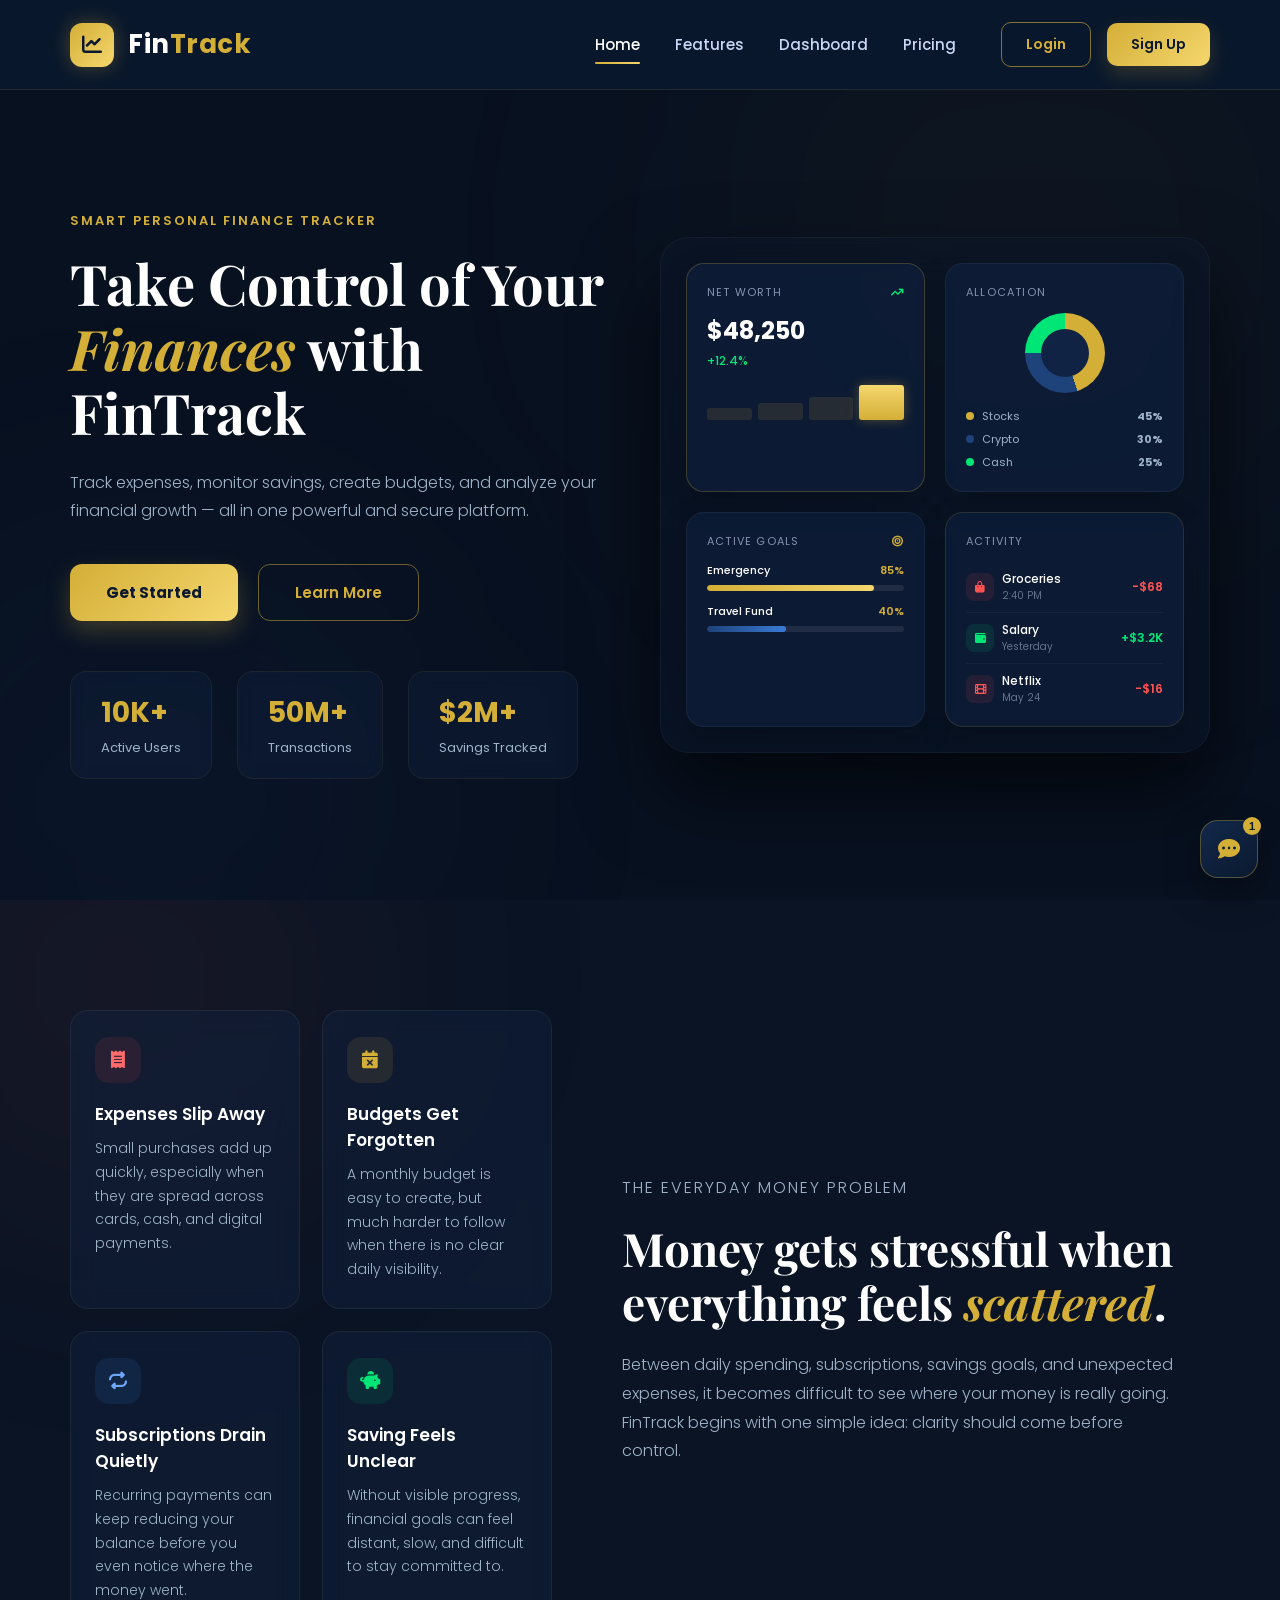
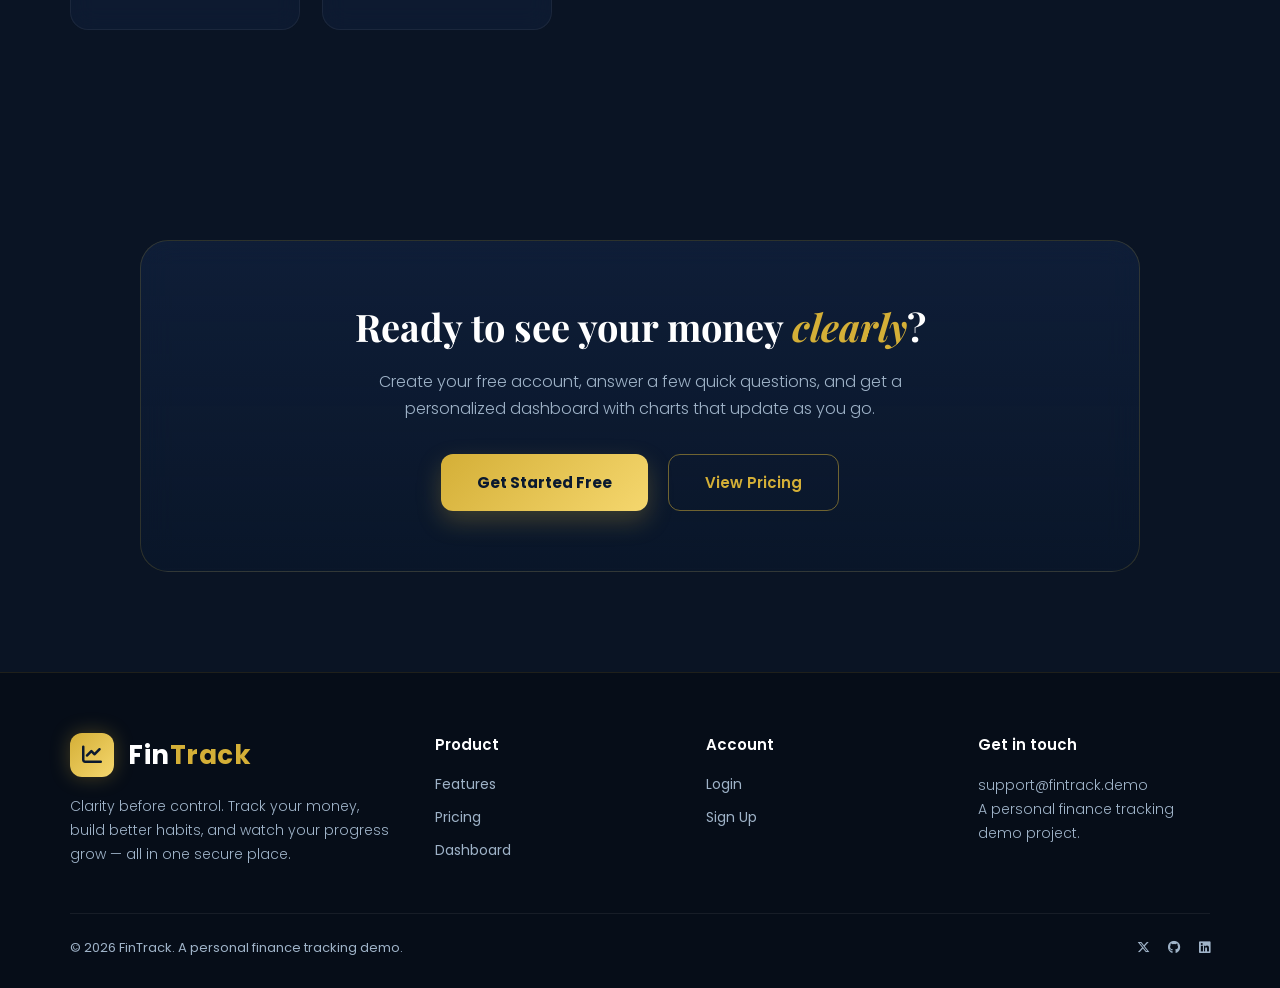
<file: index.html>
<!DOCTYPE html>
<html lang="en">
<head>
  <meta charset="UTF-8" />
  <meta name="viewport" content="width=device-width, initial-scale=1.0"/>
  <title>FinTrack — Take Control of Your Finances</title>

  <link rel="preconnect" href="https://fonts.googleapis.com">
  <link rel="preconnect" href="https://fonts.gstatic.com" crossorigin>
  <link href="https://fonts.googleapis.com/css2?family=Playfair+Display:ital,wght@0,400..900;1,400..900&family=Poppins:wght@300;400;500;600;700&display=swap" rel="stylesheet">
  <link rel="stylesheet" href="https://cdnjs.cloudflare.com/ajax/libs/font-awesome/6.5.1/css/all.min.css"/>

  <link rel="stylesheet" href="css/styles.css?v=3"/>
  <link rel="stylesheet" href="css/landing.css?v=7"/>
</head>

<body>

  <!-- WEBSITE ENTRANCE LOADER (ENTRANCE SPLASH SCREEN) -->
  <div id="initial-splash" class="splash-screen">
    <div class="splash-glow-1"></div>
    <div class="splash-glow-2"></div>
    <div class="floating-container">
      <div class="floating-item item-coin1"><i class="fa-solid fa-coins"></i></div>
      <div class="floating-item item-card"><i class="fa-solid fa-credit-card"></i></div>
      <div class="floating-item item-trend"><i class="fa-solid fa-arrow-trend-up"></i></div>
      <div class="floating-item item-cash"><i class="fa-solid fa-money-bill-wave"></i></div>
      <div class="floating-item item-coin2"><i class="fa-solid fa-circle-dollar-to-slot"></i></div>
      <div class="floating-item item-wallet"><i class="fa-solid fa-wallet"></i></div>
      <div class="floating-item item-piggy"><i class="fa-solid fa-piggy-bank"></i></div>
      <div class="floating-item item-receipt"><i class="fa-solid fa-receipt"></i></div>
      <div class="floating-item item-vault"><i class="fa-solid fa-vault"></i></div>
      <div class="floating-item item-pie"><i class="fa-solid fa-chart-pie"></i></div>
      <div class="floating-item item-gem"><i class="fa-solid fa-gem"></i></div>
    </div>
    <div class="splash-core">
      <div class="splash-logo-shield">
        <i class="fa-solid fa-chart-line"></i>
        <div class="radar-pulse"></div>
      </div>
      <h1 class="splash-title">Fin<span>Track</span></h1>
      <div class="splash-loading-line"><span></span></div>
    </div>
  </div>

  <!-- PAGE LOADER ANIMATION -->
  <div id="page-loader" class="page-loader">
    <div class="loader-blur-1"></div>
    <div class="loader-blur-2"></div>
    <div class="loader-container">
      <div class="loader-ring-wrapper">
        <div class="loader-ring"></div>
        <div class="loader-logo-icon"><i class="fa-solid fa-chart-line"></i></div>
      </div>
      <div class="loader-brand">
        <h2 class="loader-text">Fin<span>Track</span></h2>
        <div class="loader-status">
          <span class="status-dot"></span>
          <p class="status-text">Securing financial workspace...</p>
        </div>
      </div>
    </div>
  </div>

  <nav class="navbar">
    <div class="logo" onclick="location.href='index.html'">
      <div class="logo-icon"><i class="fa-solid fa-chart-line"></i></div>
      <div class="logo-text">Fin<span>Track</span></div>
    </div>

    <div class="right-section">
      <div class="nav-links">
        <a href="index.html" class="active">Home</a>
        <a href="pages/features.html">Features</a>
        <a href="pages/dashboard.html">Dashboard</a>
        <a href="pages/pricing.html">Pricing</a>
      </div>

      <div class="buttons">
        <button class="btn-outline" data-auth="login">Login</button>
        <button class="btn-gold" data-auth="signup">Sign Up</button>
      </div>
    </div>
  </nav>

  <section class="hero" id="hero">
    <div class="blur-circle1"></div>
    <div class="blur-circle2"></div>

    <div class="hero-content">
      <p class="hero-tag">Smart Personal Finance Tracker</p>
      <h1>Take Control of Your <span>Finances</span> with FinTrack</h1>
      <p class="hero-description">
        Track expenses, monitor savings, create budgets, and analyze your financial growth — all in one powerful and secure platform.
      </p>

      <div class="hero-buttons">
        <button class="start-btn" data-cta>Get Started</button>
        <button class="learn-btn" onclick="location.href='pages/features.html'">Learn More</button>
      </div>

      <div class="hero-stats">
        <div class="stat-card"><h2>10K+</h2><p>Active Users</p></div>
        <div class="stat-card"><h2>50M+</h2><p>Transactions</p></div>
        <div class="stat-card"><h2>$2M+</h2><p>Savings Tracked</p></div>
      </div>
    </div>

    <div class="hero-visual">
      <div class="dashboard-mockup">

        <div class="widget-box w-left-top">
          <div class="widget-title">
            <span>Net Worth</span>
            <i class="fa-solid fa-arrow-trend-up" style="color: #00E676;"></i>
          </div>
          <div class="widget-amount">$48,250</div>
          <div class="widget-trend">+12.4%</div>
          <div style="margin-top: 15px; height: 35px; display: flex; align-items: flex-end; gap: 6px;">
            <div style="width:100%; height:35%; background:rgba(212,175,55,0.12); border-radius:3px;"></div>
            <div style="width:100%; height:50%; background:rgba(212,175,55,0.12); border-radius:3px;"></div>
            <div style="width:100%; height:65%; background:rgba(212,175,55,0.12); border-radius:3px;"></div>
            <div style="width:100%; height:100%; background:linear-gradient(to top, #D4AF37, #F5D76E); border-radius:3px; box-shadow:0 0 12px rgba(212,175,55,0.35);"></div>
          </div>
        </div>

        <div class="widget-box w-right-top">
          <div class="widget-title">Allocation</div>
          <div class="pie-chart"></div>
          <div>
            <div class="alloc-item"><span><span class="alloc-dot" style="background:#D4AF37;"></span>Stocks</span><strong>45%</strong></div>
            <div class="alloc-item"><span><span class="alloc-dot" style="background:#1E427A;"></span>Crypto</span><strong>30%</strong></div>
            <div class="alloc-item"><span><span class="alloc-dot" style="background:#00E676;"></span>Cash</span><strong>25%</strong></div>
          </div>
        </div>

        <div class="widget-box w-left-bottom">
          <div class="widget-title">
            <span>Active Goals</span>
            <i class="fa-solid fa-bullseye" style="color: #D4AF37;"></i>
          </div>
          <div class="goal-row" style="margin-top: 5px;">
            <div class="goal-header"><span>Emergency</span><span>85%</span></div>
            <div class="goal-bar-bg"><div class="goal-bar-fill" style="width: 85%; background: linear-gradient(90deg, #D4AF37, #F5D76E);"></div></div>
          </div>
          <div class="goal-row" style="margin-top: 12px;">
            <div class="goal-header"><span>Travel Fund</span><span>40%</span></div>
            <div class="goal-bar-bg"><div class="goal-bar-fill" style="width: 40%; background: linear-gradient(90deg, #1E427A, #3A7BD5);"></div></div>
          </div>
        </div>

        <div class="widget-box w-right-bottom">
          <div class="widget-title">Activity</div>
          <div class="tx-row">
            <div class="tx-info">
              <div class="tx-icon" style="background:rgba(255,82,82,0.1); color:#FF5252;"><i class="fa-solid fa-bag-shopping"></i></div>
              <div><div class="tx-name">Groceries</div><div class="tx-date">2:40 PM</div></div>
            </div>
            <div class="tx-val tx-neg">-$68</div>
          </div>
          <div class="tx-row">
            <div class="tx-info">
              <div class="tx-icon" style="background:rgba(0,230,118,0.1); color:#00E676;"><i class="fa-solid fa-wallet"></i></div>
              <div><div class="tx-name">Salary</div><div class="tx-date">Yesterday</div></div>
            </div>
            <div class="tx-val tx-pos">+$3.2K</div>
          </div>
          <div class="tx-row">
            <div class="tx-info">
              <div class="tx-icon" style="background:rgba(255,82,82,0.1); color:#FF5252;"><i class="fa-solid fa-film"></i></div>
              <div><div class="tx-name">Netflix</div><div class="tx-date">May 24</div></div>
            </div>
            <div class="tx-val tx-neg">-$16</div>
          </div>
        </div>

      </div>
    </div>
  </section>

  <!-- PROBLEM SECTION (Home: why money feels hard) -->
  <section class="problem-section" id="problem">
    <div class="problem-container">
      <div class="problem-grid">
        <div class="problem-card">
          <div class="problem-icon"><i class="fa-solid fa-receipt"></i></div>
          <h3>Expenses Slip Away</h3>
          <p>Small purchases add up quickly, especially when they are spread across cards, cash, and digital payments.</p>
        </div>
        <div class="problem-card">
          <div class="problem-icon"><i class="fa-solid fa-calendar-xmark"></i></div>
          <h3>Budgets Get Forgotten</h3>
          <p>A monthly budget is easy to create, but much harder to follow when there is no clear daily visibility.</p>
        </div>
        <div class="problem-card">
          <div class="problem-icon"><i class="fa-solid fa-repeat"></i></div>
          <h3>Subscriptions Drain Quietly</h3>
          <p>Recurring payments can keep reducing your balance before you even notice where the money went.</p>
        </div>
        <div class="problem-card">
          <div class="problem-icon"><i class="fa-solid fa-piggy-bank"></i></div>
          <h3>Saving Feels Unclear</h3>
          <p>Without visible progress, financial goals can feel distant, slow, and difficult to stay committed to.</p>
        </div>
      </div>

      <div class="problem-content">
        <p class="problem-tag">The Everyday Money Problem</p>
        <h2>Money gets stressful when everything feels <span>scattered</span>.</h2>
        <p>Between daily spending, subscriptions, savings goals, and unexpected expenses, it becomes difficult to see where your money is really going. FinTrack begins with one simple idea: clarity should come before control.</p>
      </div>
    </div>
  </section>

  <!-- CTA BAND -->
  <section class="cta-band">
    <div class="cta-inner">
      <h2>Ready to see your money <span>clearly</span>?</h2>
      <p>Create your free account, answer a few quick questions, and get a personalized dashboard with charts that update as you go.</p>
      <div class="hero-buttons">
        <button class="start-btn" data-cta>Get Started Free</button>
        <button class="learn-btn" onclick="location.href='pages/pricing.html'">View Pricing</button>
      </div>
    </div>
  </section>

  <!-- FOOTER -->
  <footer class="footer">
    <div class="footer-grid">
      <div class="footer-col">
        <div class="logo" style="margin-bottom:18px;">
          <div class="logo-icon"><i class="fa-solid fa-chart-line"></i></div>
          <div class="logo-text">Fin<span>Track</span></div>
        </div>
        <p>Clarity before control. Track your money, build better habits, and watch your progress grow — all in one secure place.</p>
      </div>
      <div class="footer-col">
        <h4>Product</h4>
        <a href="pages/features.html">Features</a>
        <a href="pages/pricing.html">Pricing</a>
        <a href="pages/dashboard.html">Dashboard</a>
      </div>
      <div class="footer-col">
        <h4>Account</h4>
        <a href="pages/login.html">Login</a>
        <a href="pages/signup.html">Sign Up</a>
      </div>
      <div class="footer-col">
        <h4>Get in touch</h4>
        <p>support@fintrack.demo<br/>A personal finance tracking demo project.</p>
      </div>
    </div>
    <div class="footer-bottom">
      <span>© 2026 FinTrack. A personal finance tracking demo.</span>
      <div class="socials">
        <span><i class="fa-brands fa-x-twitter"></i></span>
        <span><i class="fa-brands fa-github"></i></span>
        <span><i class="fa-brands fa-linkedin"></i></span>
      </div>
    </div>
  </footer>

  <script src="js/storage.js?v=7"></script>
  <script src="js/loader.js?v=13"></script>
  <script src="js/nav.js?v=9"></script>
</body>
</html>
</file>
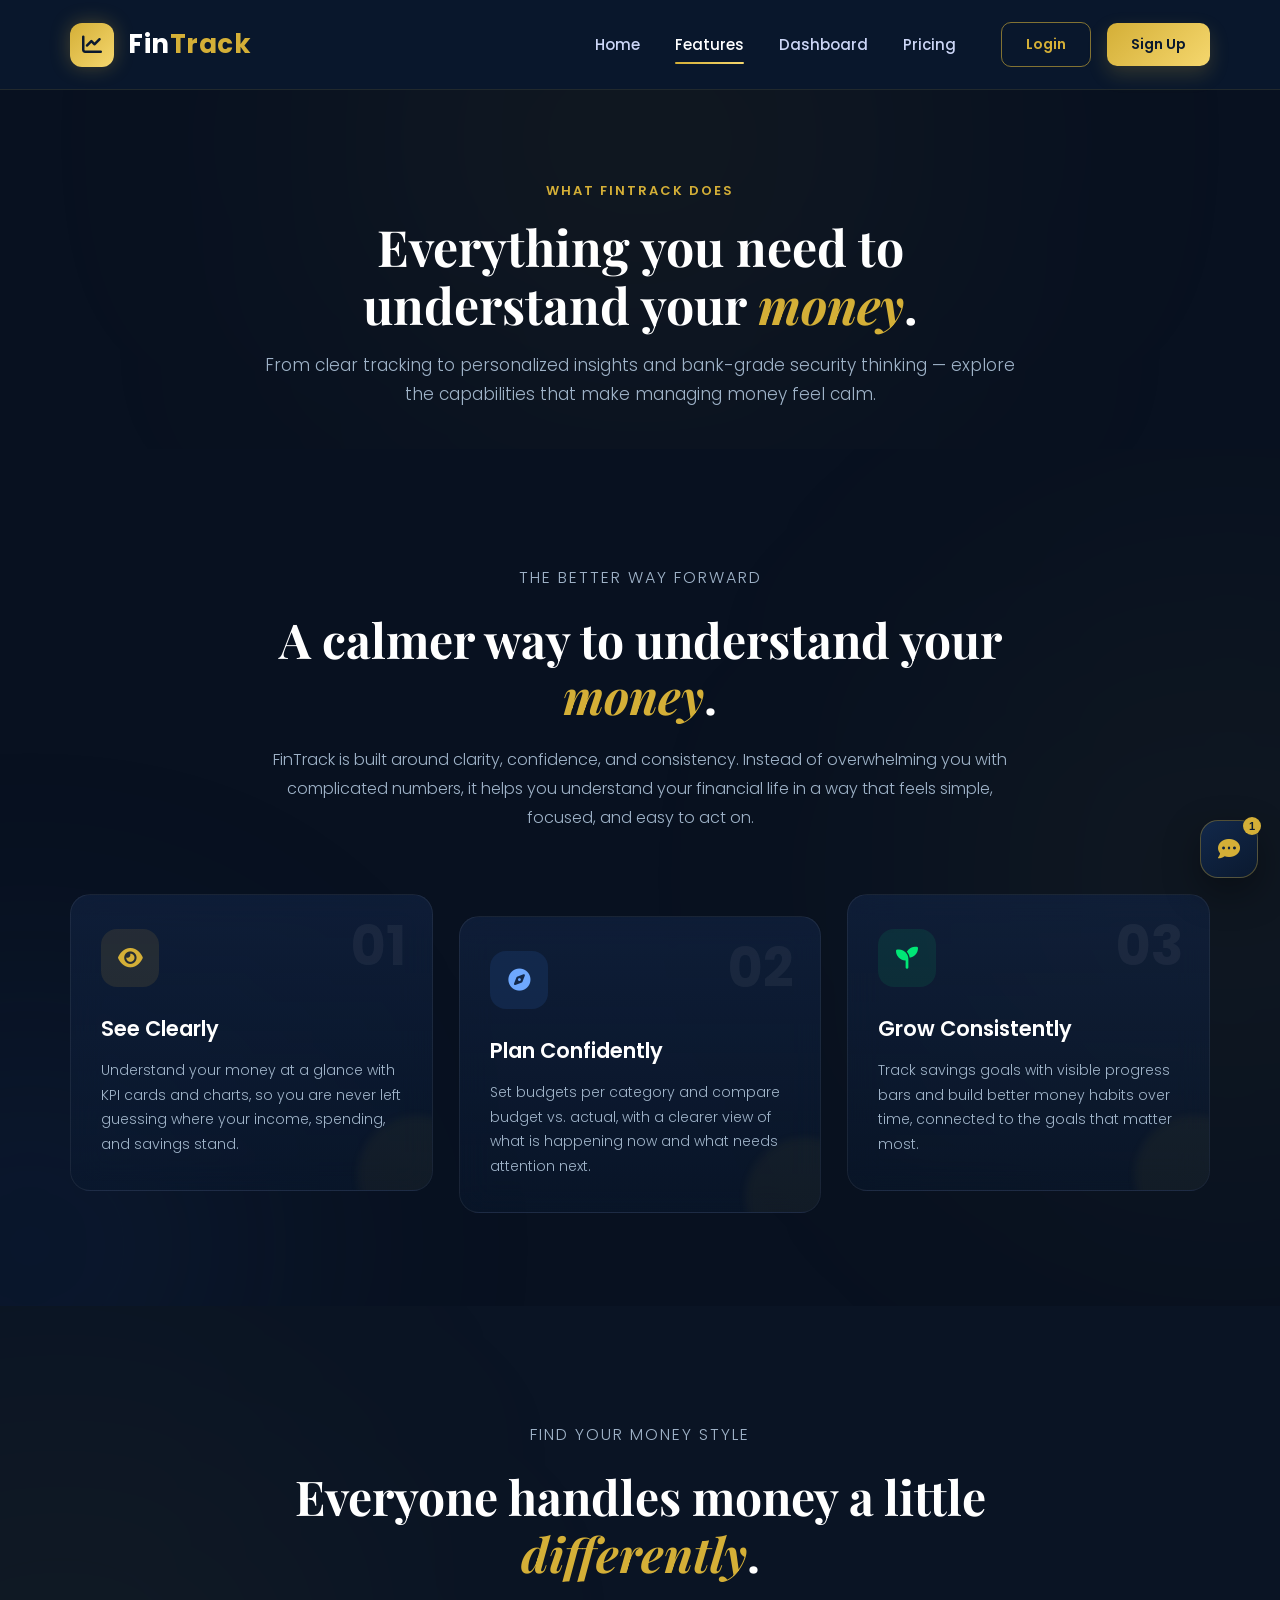
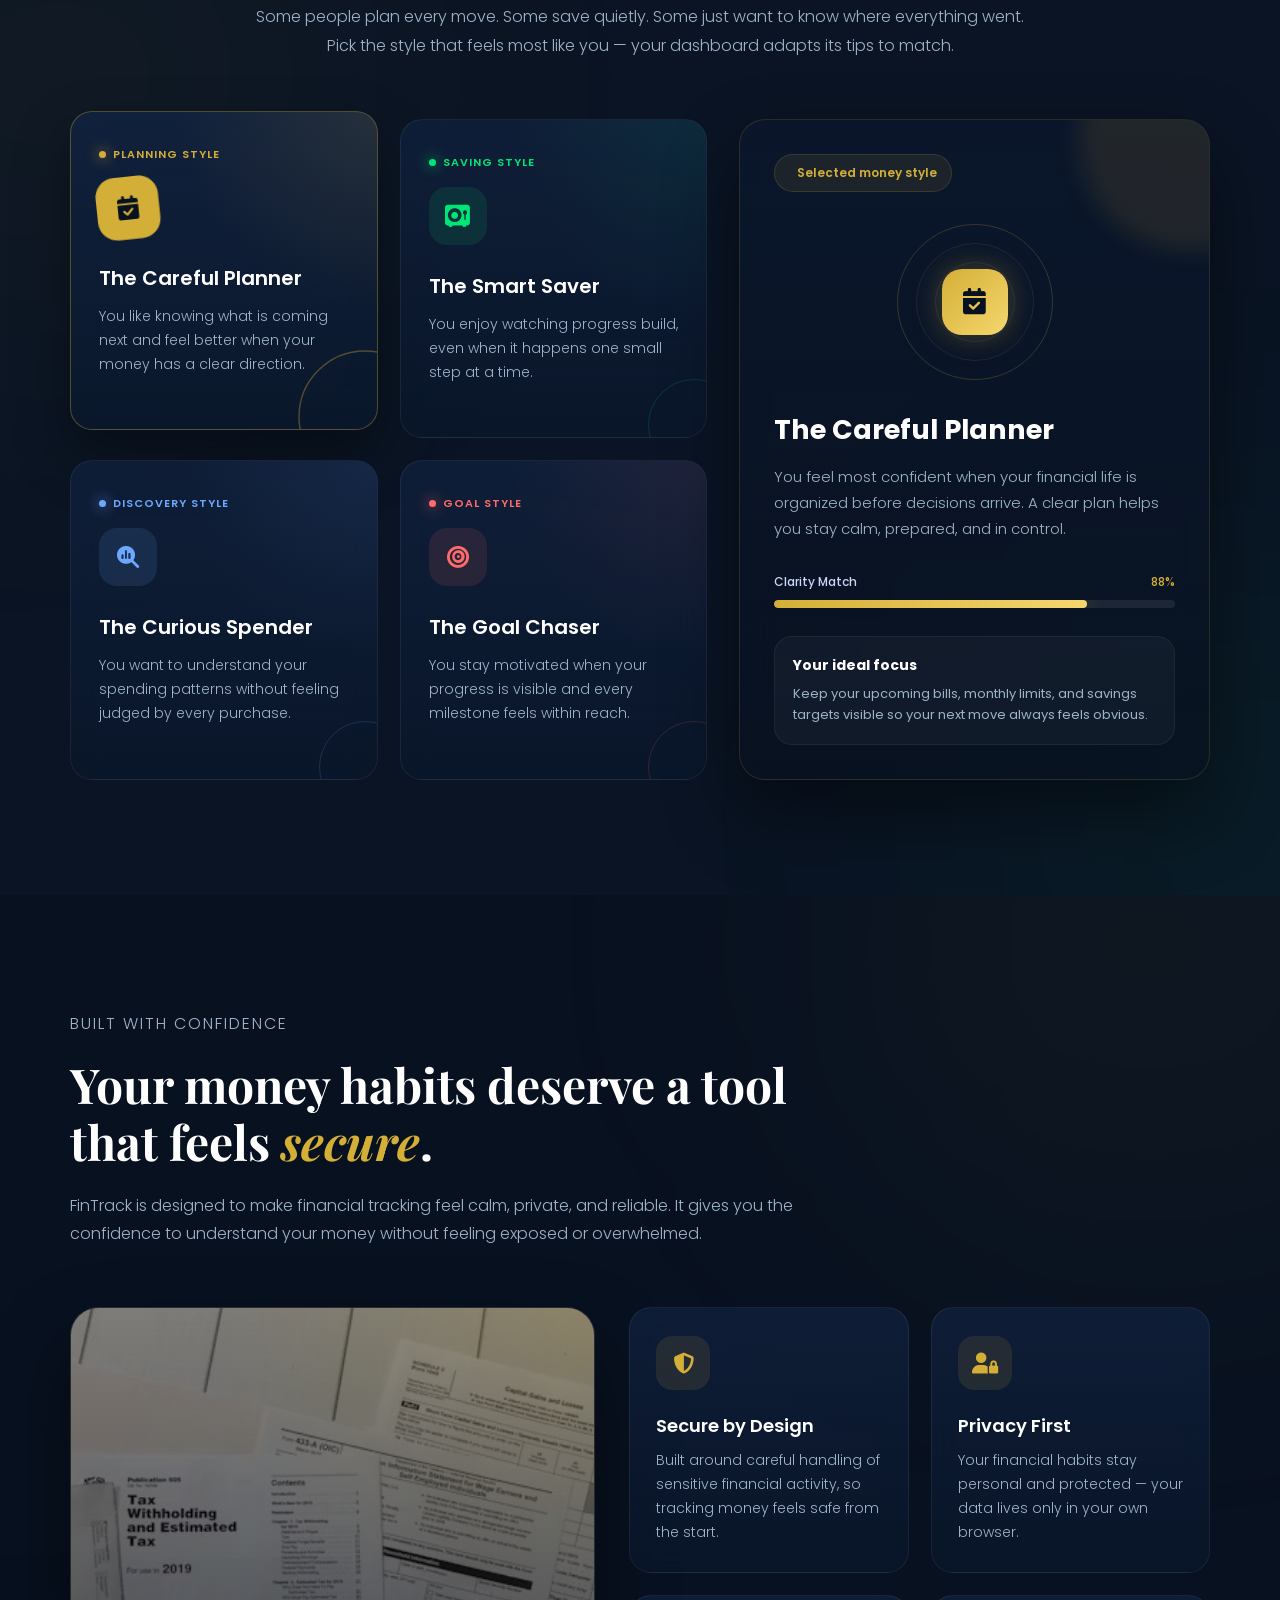
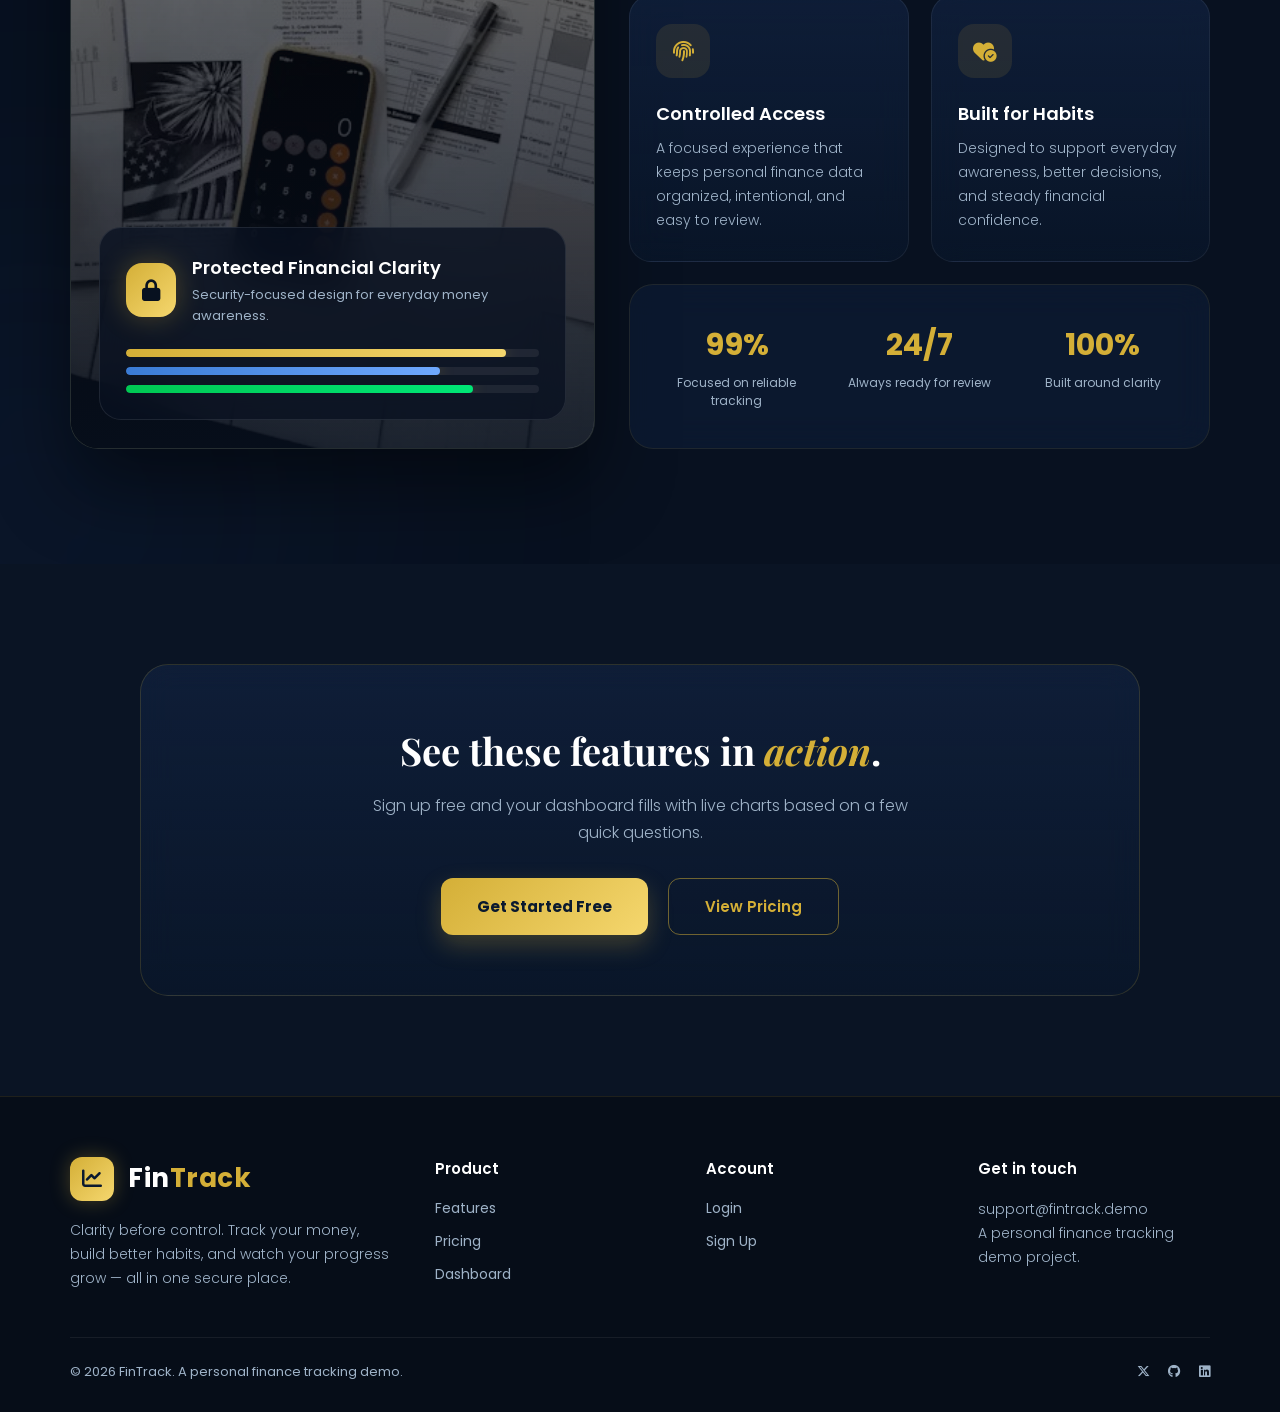
<file: pages/features.html>
<!DOCTYPE html>
<html lang="en">
<head>
  <meta charset="UTF-8" />
  <meta name="viewport" content="width=device-width, initial-scale=1.0"/>
  <title>Features — FinTrack</title>

  <link rel="preconnect" href="https://fonts.googleapis.com">
  <link rel="preconnect" href="https://fonts.gstatic.com" crossorigin>
  <link href="https://fonts.googleapis.com/css2?family=Playfair+Display:ital,wght@0,400..900;1,400..900&family=Poppins:wght@300;400;500;600;700&display=swap" rel="stylesheet">
  <link rel="stylesheet" href="https://cdnjs.cloudflare.com/ajax/libs/font-awesome/6.5.1/css/all.min.css"/>

  <link rel="stylesheet" href="../css/styles.css?v=3"/>
  <link rel="stylesheet" href="../css/landing.css?v=7"/>
</head>

<body>

  <div id="page-loader" class="page-loader">
    <div class="loader-blur-1"></div>
    <div class="loader-blur-2"></div>
    <div class="loader-container">
      <div class="loader-ring-wrapper">
        <div class="loader-ring"></div>
        <div class="loader-logo-icon"><i class="fa-solid fa-chart-line"></i></div>
      </div>
      <div class="loader-brand">
        <h2 class="loader-text">Fin<span>Track</span></h2>
        <div class="loader-status">
          <span class="status-dot"></span>
          <p class="status-text">Securing financial workspace...</p>
        </div>
      </div>
    </div>
  </div>

  <nav class="navbar">
    <div class="logo" onclick="location.href='../index.html'">
      <div class="logo-icon"><i class="fa-solid fa-chart-line"></i></div>
      <div class="logo-text">Fin<span>Track</span></div>
    </div>

    <div class="right-section">
      <div class="nav-links">
        <a href="../index.html">Home</a>
        <a href="features.html" class="active">Features</a>
        <a href="dashboard.html">Dashboard</a>
        <a href="pricing.html">Pricing</a>
      </div>

      <div class="buttons">
        <button class="btn-outline" data-auth="login">Login</button>
        <button class="btn-gold" data-auth="signup">Sign Up</button>
      </div>
    </div>
  </nav>

  <!-- PAGE HERO -->
  <section class="page-hero">
    <div class="page-hero-inner">
      <p class="tag">What FinTrack Does</p>
      <h1>Everything you need to understand your <span>money</span>.</h1>
      <p>From clear tracking to personalized insights and bank-grade security thinking — explore the capabilities that make managing money feel calm.</p>
    </div>
  </section>

  <!-- PILLARS -->
  <section class="better-way-section" id="better">
    <div class="better-way-container">
      <div class="better-way-header">
        <p class="better-way-tag">The Better Way Forward</p>
        <h2>A calmer way to understand your <span>money</span>.</h2>
        <p>FinTrack is built around clarity, confidence, and consistency. Instead of overwhelming you with complicated numbers, it helps you understand your financial life in a way that feels simple, focused, and easy to act on.</p>
      </div>

      <div class="better-way-grid">
        <div class="better-card">
          <span class="better-number">01</span>
          <div class="better-icon"><i class="fa-solid fa-eye"></i></div>
          <h3>See Clearly</h3>
          <p>Understand your money at a glance with KPI cards and charts, so you are never left guessing where your income, spending, and savings stand.</p>
        </div>
        <div class="better-card">
          <span class="better-number">02</span>
          <div class="better-icon"><i class="fa-solid fa-compass"></i></div>
          <h3>Plan Confidently</h3>
          <p>Set budgets per category and compare budget vs. actual, with a clearer view of what is happening now and what needs attention next.</p>
        </div>
        <div class="better-card">
          <span class="better-number">03</span>
          <div class="better-icon"><i class="fa-solid fa-seedling"></i></div>
          <h3>Grow Consistently</h3>
          <p>Track savings goals with visible progress bars and build better money habits over time, connected to the goals that matter most.</p>
        </div>
      </div>
    </div>
  </section>

  <!-- MONEY STYLE -->
  <section class="money-style-section" id="style">
    <div class="money-style-container">
      <div class="money-style-header">
        <p class="money-style-tag">Find Your Money Style</p>
        <h2>Everyone handles money a little <span>differently</span>.</h2>
        <p>Some people plan every move. Some save quietly. Some just want to know where everything went. Pick the style that feels most like you — your dashboard adapts its tips to match.</p>
      </div>

      <div class="money-style-layout">
        <div class="money-style-grid">
          <div class="style-card planner active" data-style="planner">
            <div class="style-label"><span></span>Planning Style</div>
            <div class="style-icon"><i class="fa-solid fa-calendar-check"></i></div>
            <h3>The Careful Planner</h3>
            <p>You like knowing what is coming next and feel better when your money has a clear direction.</p>
          </div>
          <div class="style-card saver" data-style="saver">
            <div class="style-label"><span></span>Saving Style</div>
            <div class="style-icon"><i class="fa-solid fa-vault"></i></div>
            <h3>The Smart Saver</h3>
            <p>You enjoy watching progress build, even when it happens one small step at a time.</p>
          </div>
          <div class="style-card spender" data-style="spender">
            <div class="style-label"><span></span>Discovery Style</div>
            <div class="style-icon"><i class="fa-solid fa-magnifying-glass-chart"></i></div>
            <h3>The Curious Spender</h3>
            <p>You want to understand your spending patterns without feeling judged by every purchase.</p>
          </div>
          <div class="style-card chaser" data-style="chaser">
            <div class="style-label"><span></span>Goal Style</div>
            <div class="style-icon"><i class="fa-solid fa-bullseye"></i></div>
            <h3>The Goal Chaser</h3>
            <p>You stay motivated when your progress is visible and every milestone feels within reach.</p>
          </div>
        </div>

        <div class="style-result">
          <div class="result-pill"><i class="fa-solid fa-sparkles"></i> Selected money style</div>
          <div class="result-orbit"><div class="result-main-icon" id="resultIcon"><i class="fa-solid fa-calendar-check"></i></div></div>
          <h3 id="resultTitle">The Careful Planner</h3>
          <p id="resultText">You feel most confident when your financial life is organized before decisions arrive. A clear plan helps you stay calm, prepared, and in control.</p>
          <div class="result-meter">
            <div class="meter-top"><span id="meterLabel">Clarity Match</span><span id="meterValue">88%</span></div>
            <div class="meter-track"><div class="meter-fill" id="meterFill"></div></div>
          </div>
          <div class="result-note">
            <strong id="resultTipTitle">Your ideal focus</strong>
            <span id="resultTip">Keep your upcoming bills, monthly limits, and savings targets visible so your next move always feels obvious.</span>
          </div>
        </div>
      </div>
    </div>
  </section>

  <!-- SECURITY / TRUST -->
  <section class="trust-section" id="trust">
    <div class="trust-container">
      <div class="trust-header">
        <p class="trust-tag">Built With Confidence</p>
        <h2>Your money habits deserve a tool that feels <span>secure</span>.</h2>
        <p>FinTrack is designed to make financial tracking feel calm, private, and reliable. It gives you the confidence to understand your money without feeling exposed or overwhelmed.</p>
      </div>

      <div class="trust-layout">
        <div class="trust-visual">
          <img src="../assets/Trust-snapshot.jpeg" alt="Secure financial planning workspace">
          <div class="security-card">
            <div class="security-card-top">
              <div class="security-lock"><i class="fa-solid fa-lock"></i></div>
              <div>
                <h3>Protected Financial Clarity</h3>
                <p>Security-focused design for everyday money awareness.</p>
              </div>
            </div>
            <div class="security-lines">
              <div class="security-line"><span></span></div>
              <div class="security-line"><span></span></div>
              <div class="security-line"><span></span></div>
            </div>
          </div>
        </div>

        <div class="trust-content-panel">
          <div class="trust-grid">
            <div class="trust-item">
              <div class="trust-icon"><i class="fa-solid fa-shield-halved"></i></div>
              <h3>Secure by Design</h3>
              <p>Built around careful handling of sensitive financial activity, so tracking money feels safe from the start.</p>
            </div>
            <div class="trust-item">
              <div class="trust-icon"><i class="fa-solid fa-user-lock"></i></div>
              <h3>Privacy First</h3>
              <p>Your financial habits stay personal and protected — your data lives only in your own browser.</p>
            </div>
            <div class="trust-item">
              <div class="trust-icon"><i class="fa-solid fa-fingerprint"></i></div>
              <h3>Controlled Access</h3>
              <p>A focused experience that keeps personal finance data organized, intentional, and easy to review.</p>
            </div>
            <div class="trust-item">
              <div class="trust-icon"><i class="fa-solid fa-heart-circle-check"></i></div>
              <h3>Built for Habits</h3>
              <p>Designed to support everyday awareness, better decisions, and steady financial confidence.</p>
            </div>
          </div>

          <div class="trust-metrics">
            <div class="trust-metric"><h4><span class="trust-count" data-target="99">0</span>%</h4><p>Focused on reliable tracking</p></div>
            <div class="trust-metric"><h4><span class="trust-count" data-target="24">0</span>/7</h4><p>Always ready for review</p></div>
            <div class="trust-metric"><h4><span class="trust-count" data-target="100">0</span>%</h4><p>Built around clarity</p></div>
          </div>
        </div>
      </div>
    </div>
  </section>

  <!-- CTA -->
  <section class="cta-band">
    <div class="cta-inner">
      <h2>See these features in <span>action</span>.</h2>
      <p>Sign up free and your dashboard fills with live charts based on a few quick questions.</p>
      <div class="hero-buttons">
        <button class="start-btn" data-cta>Get Started Free</button>
        <button class="learn-btn" onclick="location.href='pricing.html'">View Pricing</button>
      </div>
    </div>
  </section>

  <!-- FOOTER -->
  <footer class="footer">
    <div class="footer-grid">
      <div class="footer-col">
        <div class="logo" style="margin-bottom:18px;">
          <div class="logo-icon"><i class="fa-solid fa-chart-line"></i></div>
          <div class="logo-text">Fin<span>Track</span></div>
        </div>
        <p>Clarity before control. Track your money, build better habits, and watch your progress grow — all in one secure place.</p>
      </div>
      <div class="footer-col">
        <h4>Product</h4>
        <a href="features.html">Features</a>
        <a href="pricing.html">Pricing</a>
        <a href="dashboard.html">Dashboard</a>
      </div>
      <div class="footer-col">
        <h4>Account</h4>
        <a href="login.html">Login</a>
        <a href="signup.html">Sign Up</a>
      </div>
      <div class="footer-col">
        <h4>Get in touch</h4>
        <p>support@fintrack.demo<br/>A personal finance tracking demo project.</p>
      </div>
    </div>
    <div class="footer-bottom">
      <span>© 2026 FinTrack. A personal finance tracking demo.</span>
      <div class="socials">
        <span><i class="fa-brands fa-x-twitter"></i></span>
        <span><i class="fa-brands fa-github"></i></span>
        <span><i class="fa-brands fa-linkedin"></i></span>
      </div>
    </div>
  </footer>

  <script src="../js/storage.js?v=17"></script>
  <script src="../js/loader.js?v=13"></script>
  <script src="../js/nav.js?v=9"></script>
  <script src="../js/landing.js?v=7"></script>
</body>
</html>
</file>
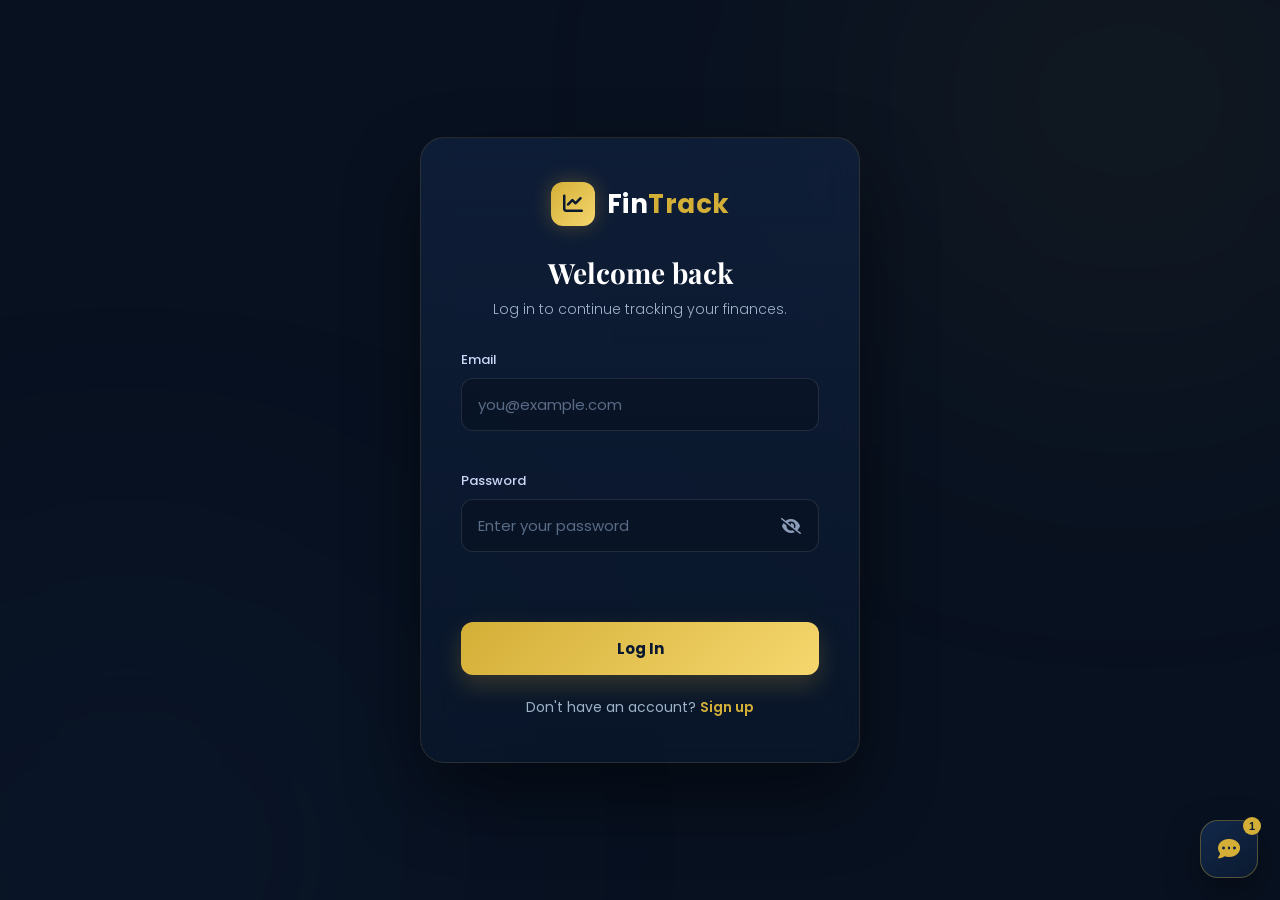
<file: pages/goals.html>
<!DOCTYPE html>
<html lang="en">
<head>
  <meta charset="UTF-8" />
  <meta name="viewport" content="width=device-width, initial-scale=1.0"/>
  <title>Goals — FinTrack</title>
  <link rel="preconnect" href="https://fonts.googleapis.com">
  <link href="https://fonts.googleapis.com/css2?family=Playfair+Display:ital,wght@0,400..900&family=Poppins:wght@300;400;500;600;700&display=swap" rel="stylesheet">
  <link rel="stylesheet" href="https://cdnjs.cloudflare.com/ajax/libs/font-awesome/6.5.1/css/all.min.css"/>
  <link rel="stylesheet" href="../css/styles.css?v=3"/>
  <link rel="stylesheet" href="../css/dashboard.css?v=25"/>
  <link rel="stylesheet" href="../css/currency.css?v=5"/>
</head>
<body>
  <div class="app">
    <aside class="sidebar" id="appSidebar" data-page="goals"></aside>

    <main class="main">
      <div class="topbar">
        <div class="greeting">
          <h1>Savings Goals</h1>
          <p>Track multiple goals by category, priority, and deadline — all in one place.</p>
        </div>
      </div>

      <section class="kpi-grid kpi-grid-5">
        <div class="kpi-card">
          <div class="kpi-top"><span class="kpi-label">Total Saved</span><span class="kpi-icon" style="background:rgba(0,230,118,0.1);color:#00E676;"><i class="fa-solid fa-piggy-bank"></i></span></div>
          <div class="kpi-value" id="kpiSaved">$0</div>
          <div class="kpi-sub">Across all goals</div>
        </div>
        <div class="kpi-card">
          <div class="kpi-top"><span class="kpi-label">Active Target</span><span class="kpi-icon" style="background:rgba(212,175,55,0.12);color:#D4AF37;"><i class="fa-solid fa-bullseye"></i></span></div>
          <div class="kpi-value" id="kpiTarget">$0</div>
          <div class="kpi-sub">Open goals only</div>
        </div>
        <div class="kpi-card">
          <div class="kpi-top"><span class="kpi-label">Active Progress</span><span class="kpi-icon" style="background:rgba(110,168,254,0.12);color:#6EA8FE;"><i class="fa-solid fa-chart-line"></i></span></div>
          <div class="kpi-value" id="kpiProgress">0%</div>
          <div class="kpi-sub">Saved vs active targets</div>
        </div>
        <div class="kpi-card">
          <div class="kpi-top"><span class="kpi-label">Active Goals</span><span class="kpi-icon" style="background:rgba(255,159,69,0.12);color:#FF9F45;"><i class="fa-solid fa-list-check"></i></span></div>
          <div class="kpi-value" id="kpiGoals">0</div>
          <div class="kpi-sub">In progress</div>
        </div>
        <div class="kpi-card">
          <div class="kpi-top"><span class="kpi-label">Monthly Plan</span><span class="kpi-icon" style="background:rgba(157,123,255,0.12);color:#9D7BFF;"><i class="fa-solid fa-repeat"></i></span></div>
          <div class="kpi-value" id="kpiMonthly">$0</div>
          <div class="kpi-sub">Planned contributions</div>
        </div>
      </section>

      <section class="panel">
        <div class="panel-head-row">
          <div>
            <h3 id="goalFormTitle">Create a goal</h3>
            <p class="panel-sub">Pick a category, set your target, and optionally plan monthly contributions.</p>
          </div>
          <button type="button" class="filter-pill" id="goalCancelBtn" style="display:none;" onclick="resetGoalForm()">Cancel edit</button>
        </div>

        <p class="field-label">Goal category</p>
        <div class="chip-grid compact" id="goalCategoryChips">
          <div class="chip selected" data-value="emergency"><i class="fa-solid fa-shield-halved"></i> Emergency</div>
          <div class="chip" data-value="purchase"><i class="fa-solid fa-cart-shopping"></i> Purchase</div>
          <div class="chip" data-value="debt"><i class="fa-solid fa-hand-holding-dollar"></i> Debt</div>
          <div class="chip" data-value="investment"><i class="fa-solid fa-seedling"></i> Invest</div>
          <div class="chip" data-value="travel"><i class="fa-solid fa-plane"></i> Travel</div>
          <div class="chip" data-value="education"><i class="fa-solid fa-graduation-cap"></i> Education</div>
          <div class="chip" data-value="home"><i class="fa-solid fa-house"></i> Home</div>
          <div class="chip" data-value="retirement"><i class="fa-solid fa-umbrella-beach"></i> Retirement</div>
          <div class="chip" data-value="custom"><i class="fa-solid fa-bullseye"></i> Custom</div>
        </div>
        <p class="field-error" id="goalCategoryError"></p>

        <form class="goal-form" id="goalForm" onsubmit="addGoal(event)" novalidate>
          <div class="form-grid">
            <div class="field">
              <label for="goalName">Goal name <span class="field-hint">(optional — defaults to category)</span></label>
              <input type="text" id="goalName" placeholder="e.g. Hawaii trip, New car…"/>
              <p class="field-error" id="goalNameError"></p>
            </div>
            <div class="field">
              <label for="goalTarget">Target amount</label>
              <input type="number" id="goalTarget" placeholder="10000" min="0" step="0.01"/>
              <p class="field-error" id="goalTargetError"></p>
            </div>
            <div class="field">
              <label for="goalSaved">Already saved</label>
              <input type="number" id="goalSaved" placeholder="0" min="0" step="0.01"/>
              <p class="field-error" id="goalSavedError"></p>
            </div>
            <div class="field">
              <label for="goalDeadline">Deadline</label>
              <input type="date" id="goalDeadline"/>
              <p class="field-error" id="goalDeadlineError"></p>
            </div>
            <div class="field">
              <label for="goalPriority">Priority</label>
              <select id="goalPriority">
                <option value="high">High</option>
                <option value="medium" selected>Medium</option>
                <option value="low">Low</option>
              </select>
            </div>
            <div class="field">
              <label for="goalMonthly">Monthly contribution</label>
              <input type="number" id="goalMonthly" placeholder="Optional" min="0" step="0.01"/>
              <p class="field-error" id="goalMonthlyError"></p>
            </div>
          </div>
          <div class="field">
            <label for="goalNote">Notes (optional)</label>
            <input type="text" id="goalNote" placeholder="Why this goal matters…"/>
            <p class="field-error" id="goalNoteError"></p>
          </div>
          <p class="form-error" id="goalFormError"></p>
          <button type="submit" class="btn-gold" id="goalSubmitBtn" data-plan="pro"><i class="fa-solid fa-plus"></i> Add Goal</button>
        </form>
      </section>

      <section class="panel">
        <div class="panel-head-row">
          <div>
            <h3>Your goals</h3>
            <p class="panel-sub">Filter, deposit, withdraw, or edit any goal.</p>
          </div>
        </div>
        <div class="filters" id="statusFilters">
          <button class="filter-pill active" data-filter="all" onclick="setFilter(this,'status')">All</button>
          <button class="filter-pill" data-filter="active" onclick="setFilter(this,'status')">Active</button>
          <button class="filter-pill" data-filter="completed" onclick="setFilter(this,'status')">Completed</button>
        </div>
        <div class="filters" id="categoryFilters">
          <button class="filter-pill active" data-cat="all" onclick="setFilter(this,'cat')">All categories</button>
          <button class="filter-pill" data-cat="emergency" onclick="setFilter(this,'cat')">Emergency</button>
          <button class="filter-pill" data-cat="purchase" onclick="setFilter(this,'cat')">Purchase</button>
          <button class="filter-pill" data-cat="debt" onclick="setFilter(this,'cat')">Debt</button>
          <button class="filter-pill" data-cat="investment" onclick="setFilter(this,'cat')">Invest</button>
          <button class="filter-pill" data-cat="travel" onclick="setFilter(this,'cat')">Travel</button>
        </div>
        <div class="goals-wrap" id="goalsWrap"></div>
        <p class="empty-note" id="goalsEmpty" style="display:none;">No goals yet. Create one above.</p>
      </section>
    </main>
  </div>

  <script src="../js/currency-data.js?v=1"></script>
  <script src="../js/storage.js?v=17"></script>
  <script src="../js/currency.js?v=1"></script>
  <script src="../js/currency-select.js?v=1"></script>
  <script src="../js/ui.js?v=14"></script>
  <script src="../js/loader.js?v=13"></script>
  <script src="../js/auth.js?v=7"></script>
  <script src="../js/plans.js?v=7"></script>
  <script src="../js/app-nav.js?v=17"></script>
  <script src="../js/goals.js?v=10"></script>
</body>
</html>
</file>
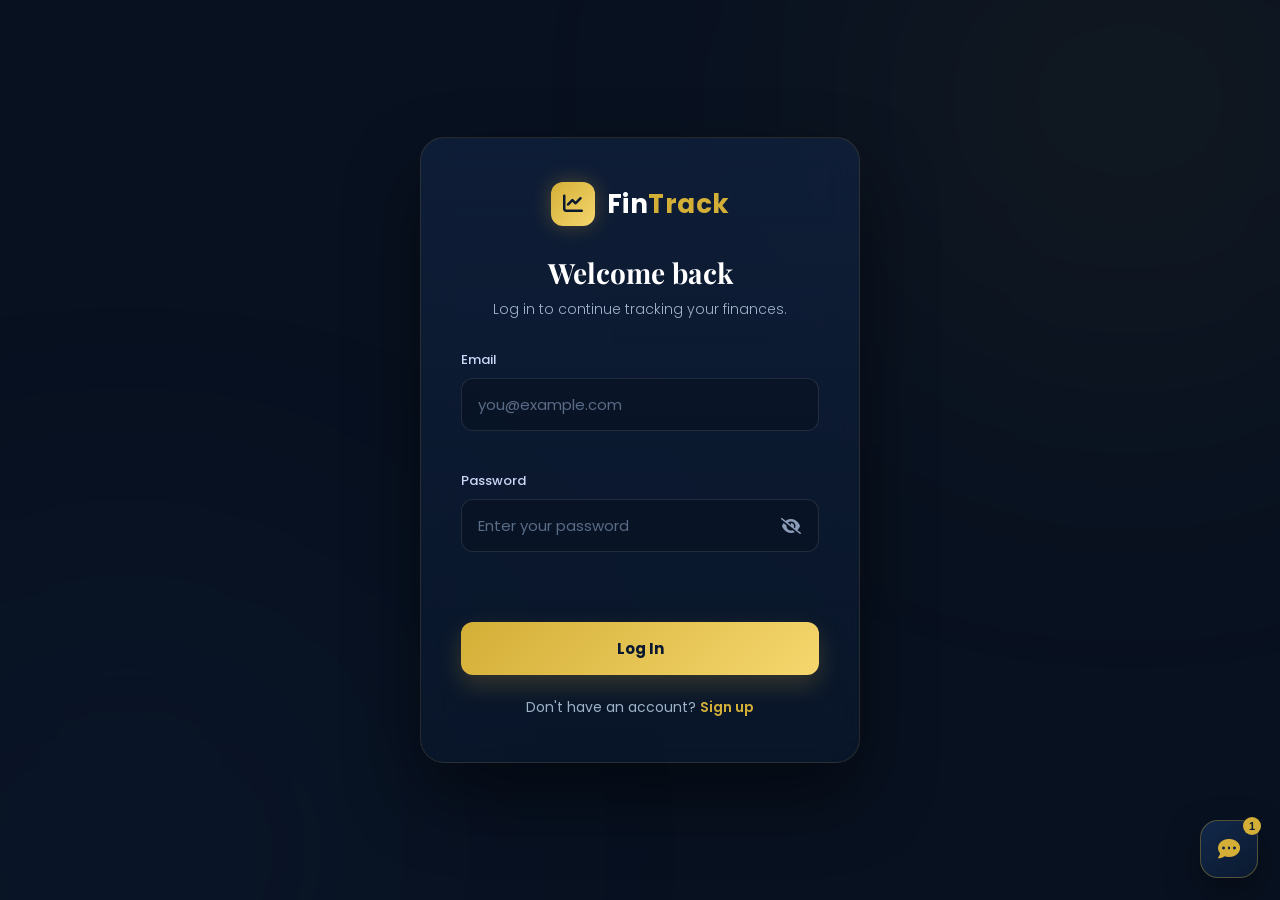
<file: pages/login.html>
<!DOCTYPE html>
<html lang="en">
<head>
  <meta charset="UTF-8" />
  <meta name="viewport" content="width=device-width, initial-scale=1.0"/>
  <title>Login — FinTrack</title>
  <link rel="preconnect" href="https://fonts.googleapis.com">
  <link href="https://fonts.googleapis.com/css2?family=Playfair+Display:ital,wght@0,400..900&family=Poppins:wght@300;400;500;600;700&display=swap" rel="stylesheet">
  <link rel="stylesheet" href="https://cdnjs.cloudflare.com/ajax/libs/font-awesome/6.5.1/css/all.min.css"/>
  <link rel="stylesheet" href="../css/styles.css?v=3"/>
  <link rel="stylesheet" href="../css/auth.css?v=13"/>
</head>
<body>
  <div class="auth-wrap">
    <div class="auth-card">
      <div class="auth-logo" onclick="location.href='../index.html'">
        <div class="logo-icon"><i class="fa-solid fa-chart-line"></i></div>
        <div class="logo-text">Fin<span>Track</span></div>
      </div>

      <h1>Welcome back</h1>
      <p class="auth-sub">Log in to continue tracking your finances.</p>

      <form id="loginForm" novalidate>
        <div class="field">
          <label for="email">Email</label>
          <input type="email" id="email" placeholder="you@example.com" autocomplete="email"/>
          <p class="field-error" id="emailError"></p>
        </div>
        <div class="field">
          <label for="password">Password</label>
          <div class="input-with-toggle">
            <input type="password" id="password" placeholder="Enter your password" autocomplete="current-password"/>
            <button type="button" class="toggle-visibility" aria-label="Show password" aria-pressed="false" data-target="password">
              <i class="fa-solid fa-eye-slash" aria-hidden="true"></i>
            </button>
          </div>
          <p class="field-error" id="passwordError"></p>
        </div>
        <p class="form-error" id="formError"></p>
        <button type="submit" class="btn-block">Log In</button>
      </form>

      <p class="auth-foot">Don't have an account? <a href="signup.html">Sign up</a></p>
    </div>
  </div>

  <script src="../js/storage.js?v=17"></script>
  <script src="../js/loader.js?v=13"></script>
  <script src="../js/auth.js?v=11"></script>
</body>
</html>
</file>
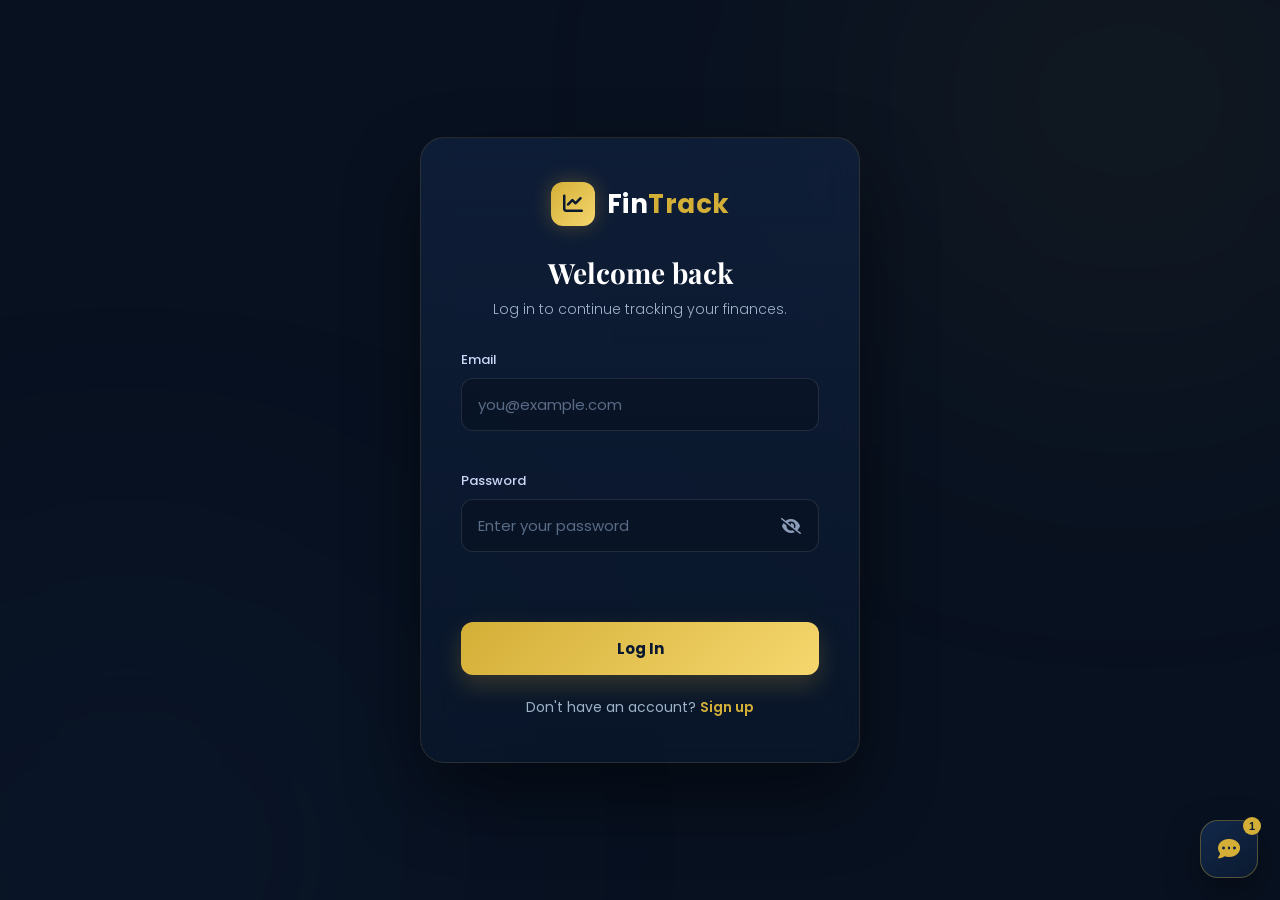
<file: pages/notifications.html>
<!DOCTYPE html>
<html lang="en">
<head>
  <meta charset="UTF-8" />
  <meta name="viewport" content="width=device-width, initial-scale=1.0"/>
  <title>Notifications — FinTrack</title>
  <link rel="preconnect" href="https://fonts.googleapis.com">
  <link href="https://fonts.googleapis.com/css2?family=Playfair+Display:ital,wght@0,400..900&family=Poppins:wght@300;400;500;600;700&display=swap" rel="stylesheet">
  <link rel="stylesheet" href="https://cdnjs.cloudflare.com/ajax/libs/font-awesome/6.5.1/css/all.min.css"/>
  <link rel="stylesheet" href="../css/styles.css?v=3"/>
  <link rel="stylesheet" href="../css/dashboard.css?v=25"/>
  <link rel="stylesheet" href="../css/currency.css?v=5"/>
</head>
<body>
  <div class="app">

    <aside class="sidebar" id="appSidebar" data-page="notifications"></aside>

    <main class="main">
      <div class="topbar">
        <div class="greeting">
          <h1>Notifications</h1>
          <p>Review alerts, mark them read, and jump to the page where you can take action.</p>
        </div>
      </div>

      <section class="kpi-grid kpi-grid-3">
        <div class="kpi-card">
          <div class="kpi-top"><span class="kpi-label">Unread</span><span class="kpi-icon" style="background:rgba(255,82,82,0.1);color:#FF5252;"><i class="fa-solid fa-bell"></i></span></div>
          <div class="kpi-value" id="inboxUnread">0</div>
          <div class="kpi-sub">Need attention</div>
        </div>
        <div class="kpi-card">
          <div class="kpi-top"><span class="kpi-label">Total alerts</span><span class="kpi-icon" style="background:rgba(212,175,55,0.12);color:#D4AF37;"><i class="fa-solid fa-inbox"></i></span></div>
          <div class="kpi-value" id="inboxTotal">0</div>
          <div class="kpi-sub">Active this month</div>
        </div>
        <div class="kpi-card">
          <div class="kpi-top"><span class="kpi-label">Reviewed</span><span class="kpi-icon" style="background:rgba(110,168,254,0.12);color:#6EA8FE;"><i class="fa-solid fa-circle-check"></i></span></div>
          <div class="kpi-value" id="inboxReviewed">0</div>
          <div class="kpi-sub">Marked as read</div>
        </div>
      </section>

      <section class="panel inbox-panel">
        <div class="inbox-list-col">
          <div class="inbox-toolbar">
            <label class="inbox-filter-label">
              View
              <select id="inboxFilter" class="inbox-select">
                <option value="all">All</option>
                <option value="unread">Unread</option>
                <option value="read">Read</option>
              </select>
            </label>
            <label class="inbox-filter-label">
              Priority
              <select id="inboxSort" class="inbox-select">
                <option value="all">All levels</option>
                <option value="error">Critical</option>
                <option value="warning">Warning</option>
                <option value="info">Info</option>
              </select>
            </label>
          </div>
          <div class="inbox-list" id="inboxList"></div>
          <p class="empty-note" id="inboxEmpty" style="display:none;">No notifications match this filter.</p>
        </div>
        <div class="inbox-detail-col" id="inboxDetail">
          <div class="inbox-detail-empty">
            <i class="fa-regular fa-bell"></i>
            <p>Select a notification</p>
            <span>Choose an alert from the list to read the full message and suggested next steps.</span>
          </div>
        </div>
      </section>
    </main>
  </div>

  <script src="../js/currency-data.js?v=1"></script>
  <script src="../js/storage.js?v=17"></script>
  <script src="../js/currency.js?v=1"></script>
  <script src="../js/currency-select.js?v=1"></script>
  <script src="../js/ui.js?v=13"></script>
  <script src="../js/loader.js?v=13"></script>
  <script src="../js/auth.js?v=7"></script>
  <script src="../js/plans.js?v=7"></script>
  <script src="../js/app-nav.js?v=17"></script>
  <script src="../js/notifications.js?v=14"></script>
  <script src="../js/notifications-page.js?v=14"></script>
</body>
</html>
</file>
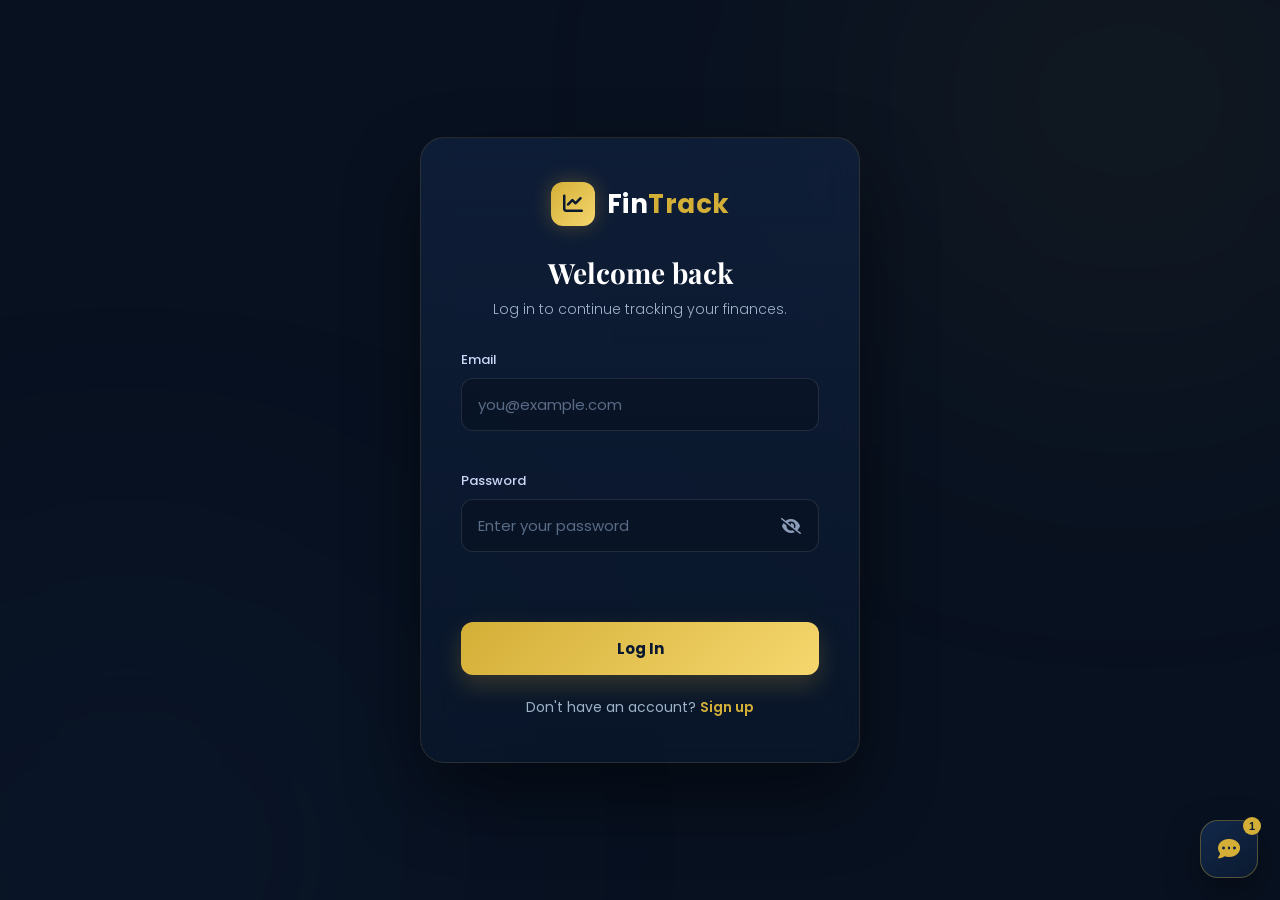
<file: pages/onboarding.html>
<!DOCTYPE html>
<html lang="en">
<head>
  <meta charset="UTF-8" />
  <meta name="viewport" content="width=device-width, initial-scale=1.0"/>
  <title>Get Started — FinTrack</title>
  <link rel="preconnect" href="https://fonts.googleapis.com">
  <link href="https://fonts.googleapis.com/css2?family=Playfair+Display:ital,wght@0,400..900&family=Poppins:wght@300;400;500;600;700&display=swap" rel="stylesheet">
  <link rel="stylesheet" href="https://cdnjs.cloudflare.com/ajax/libs/font-awesome/6.5.1/css/all.min.css"/>
  <link rel="stylesheet" href="../css/styles.css?v=3"/>
  <link rel="stylesheet" href="../css/auth.css?v=13"/>
  <link rel="stylesheet" href="../css/currency.css?v=5"/>
</head>
<body>
  <div class="auth-wrap">
    <div class="wizard">
      <div class="wizard-progress"><span id="progressBar"></span></div>
      <p class="wizard-step-count">Step <b id="stepNum">1</b> of 6</p>

      <!-- Step 1: currency -->
      <div class="step active" data-step="1">
        <h2>Choose your currency</h2>
        <p class="step-hint">All amounts in FinTrack will display in your preferred currency. You can change this anytime from the sidebar.</p>
        <div class="field">
          <label for="currencySelectMount">Display currency</label>
          <div id="currencySelectMount"></div>
          <p class="currency-detected-hint" id="currencyDetectedHint"></p>
          <p class="field-error" id="currencyError"></p>
        </div>
      </div>

      <!-- Step 2: income -->
      <div class="step" data-step="2">
        <h2>What's your monthly income?</h2>
        <p class="step-hint">We use this as the baseline for your budgets and savings rate.</p>
        <div class="field">
          <label for="income">Monthly income</label>
          <input type="number" id="income" min="0.01" step="0.01" placeholder="e.g. 4000"/>
          <p class="field-error" id="incomeError"></p>
        </div>
      </div>

      <!-- Step 3: spending categories -->
      <div class="step" data-step="3">
        <h2>Where does your money usually go?</h2>
        <p class="step-hint">Pick your top spending categories. (Select any that apply.)</p>
        <div class="chip-grid" id="categoryChips">
          <div class="chip" data-value="Food"><i class="fa-solid fa-utensils"></i> Food &amp; Dining</div>
          <div class="chip" data-value="Rent"><i class="fa-solid fa-house"></i> Rent / Housing</div>
          <div class="chip" data-value="Transport"><i class="fa-solid fa-car"></i> Transport</div>
          <div class="chip" data-value="Shopping"><i class="fa-solid fa-bag-shopping"></i> Shopping</div>
          <div class="chip" data-value="Bills"><i class="fa-solid fa-file-invoice"></i> Bills &amp; Utilities</div>
          <div class="chip" data-value="Health"><i class="fa-solid fa-heart-pulse"></i> Health</div>
          <div class="chip" data-value="Entertainment"><i class="fa-solid fa-film"></i> Entertainment</div>
          <div class="chip" data-value="Other"><i class="fa-solid fa-ellipsis"></i> Other</div>
        </div>
        <p class="field-error" id="categoryError"></p>
      </div>

      <!-- Step 4: typical monthly spend per category -->
      <div class="step" data-step="4">
        <h2>About how much do you spend on each?</h2>
        <p class="step-hint">Enter your typical monthly amount. This seeds your charts and budgets.</p>
        <div id="catAmounts"></div>
        <p class="empty-note" id="catAmountsEmpty" style="display:none;">Go back and pick at least one category to set amounts.</p>
      </div>

      <!-- Step 5: primary goal -->
      <div class="step" data-step="5">
        <h2>What's your main financial goal?</h2>
        <p class="step-hint">We'll create a savings goal to track your progress.</p>
        <div class="chip-grid" id="goalChips">
          <div class="chip" data-value="Emergency Fund"><i class="fa-solid fa-shield-halved"></i> Emergency Fund</div>
          <div class="chip" data-value="Save for Purchase"><i class="fa-solid fa-cart-shopping"></i> Save for Purchase</div>
          <div class="chip" data-value="Pay Off Debt"><i class="fa-solid fa-hand-holding-dollar"></i> Pay Off Debt</div>
          <div class="chip" data-value="Invest &amp; Grow"><i class="fa-solid fa-seedling"></i> Invest &amp; Grow</div>
        </div>
        <p class="field-error" id="goalTypeError"></p>
        <div class="field" style="margin-top:18px;">
          <label for="goalTarget">Target amount</label>
          <input type="number" id="goalTarget" min="0.01" step="0.01" placeholder="e.g. 10000"/>
          <p class="field-error" id="goalTargetError"></p>
        </div>
        <div class="field">
          <label for="goalSaved">Already saved (optional)</label>
          <input type="number" id="goalSaved" min="0" step="0.01" placeholder="e.g. 2000"/>
          <p class="field-error" id="goalSavedError"></p>
        </div>
      </div>

      <!-- Step 6: money style -->
      <div class="step" data-step="6">
        <h2>Which best describes you?</h2>
        <p class="step-hint">This personalizes your dashboard tone and tips.</p>
        <div class="chip-grid" id="styleChips">
          <div class="chip" data-value="planner"><i class="fa-solid fa-calendar-check"></i> Careful Planner</div>
          <div class="chip" data-value="saver"><i class="fa-solid fa-vault"></i> Smart Saver</div>
          <div class="chip" data-value="spender"><i class="fa-solid fa-magnifying-glass-chart"></i> Curious Spender</div>
          <div class="chip" data-value="chaser"><i class="fa-solid fa-bullseye"></i> Goal Chaser</div>
        </div>
        <p class="field-error" id="styleError"></p>
      </div>

      <p class="wizard-error" id="wizardError"></p>

      <div class="wizard-nav">
        <button type="button" class="ghost-btn" id="backBtn" disabled>Back</button>
        <button type="button" class="btn-block" id="nextBtn" style="margin-top:0;">Continue</button>
      </div>
    </div>
  </div>

  <script src="../js/currency-data.js?v=1"></script>
  <script src="../js/storage.js?v=17"></script>
  <script src="../js/currency.js?v=1"></script>
  <script src="../js/currency-select.js?v=1"></script>
  <script src="../js/loader.js?v=13"></script>
  <script src="../js/onboarding.js?v=11"></script>
</body>
</html>
</file>
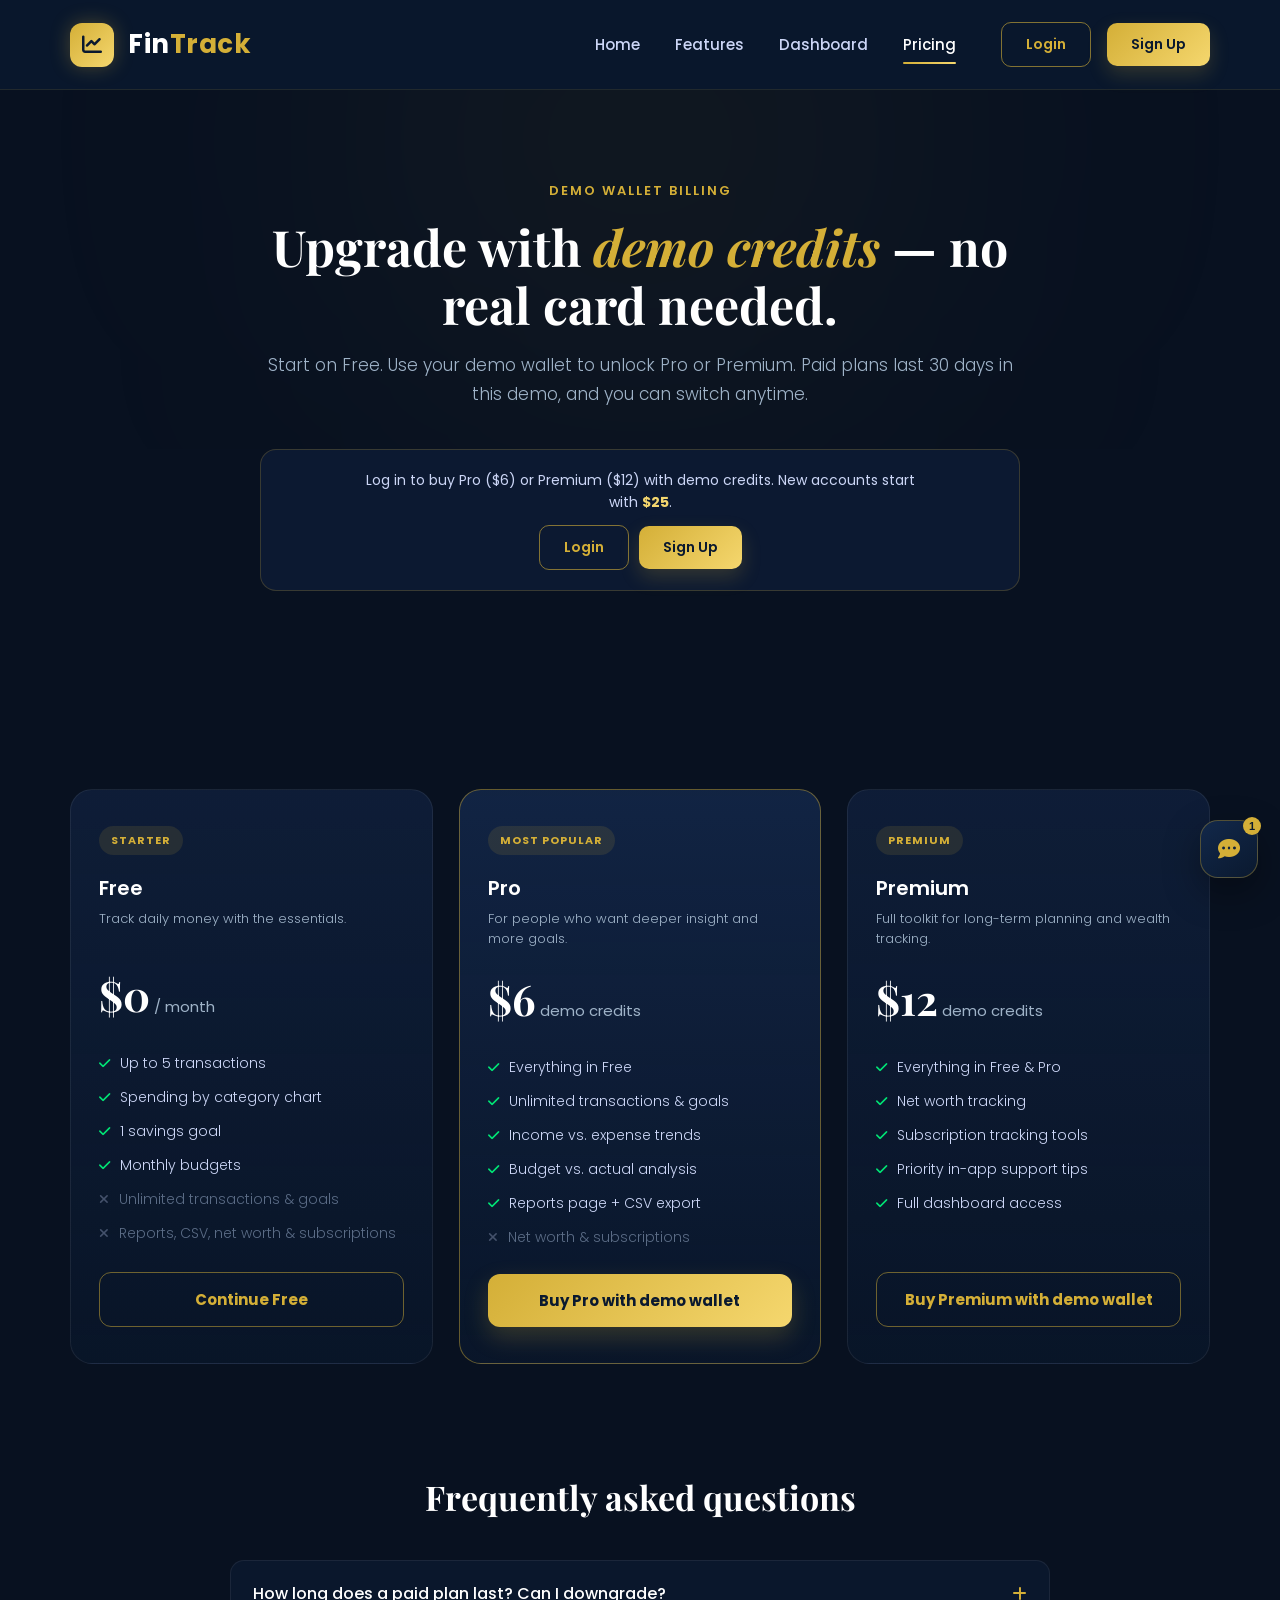
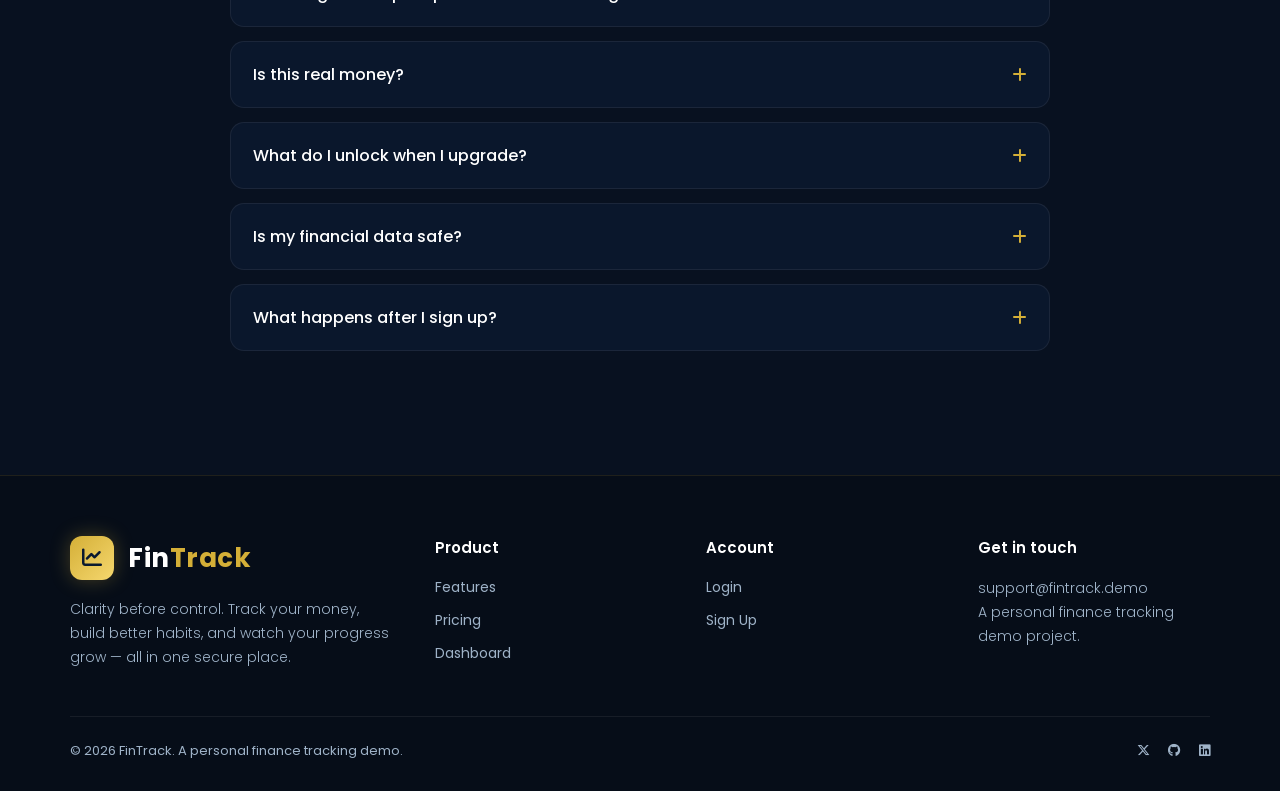
<file: pages/pricing.html>
<!DOCTYPE html>
<html lang="en">
<head>
  <meta charset="UTF-8" />
  <meta name="viewport" content="width=device-width, initial-scale=1.0"/>
  <title>Pricing — FinTrack</title>

  <link rel="preconnect" href="https://fonts.googleapis.com">
  <link rel="preconnect" href="https://fonts.gstatic.com" crossorigin>
  <link href="https://fonts.googleapis.com/css2?family=Playfair+Display:ital,wght@0,400..900;1,400..900&family=Poppins:wght@300;400;500;600;700&display=swap" rel="stylesheet">
  <link rel="stylesheet" href="https://cdnjs.cloudflare.com/ajax/libs/font-awesome/6.5.1/css/all.min.css"/>

  <link rel="stylesheet" href="../css/styles.css?v=3"/>
  <link rel="stylesheet" href="../css/landing.css?v=7"/>
</head>

<body>

  <div id="page-loader" class="page-loader">
    <div class="loader-blur-1"></div>
    <div class="loader-blur-2"></div>
    <div class="loader-container">
      <div class="loader-ring-wrapper">
        <div class="loader-ring"></div>
        <div class="loader-logo-icon"><i class="fa-solid fa-chart-line"></i></div>
      </div>
      <div class="loader-brand">
        <h2 class="loader-text">Fin<span>Track</span></h2>
        <div class="loader-status">
          <span class="status-dot"></span>
          <p class="status-text">Securing financial workspace...</p>
        </div>
      </div>
    </div>
  </div>

  <nav class="navbar">
    <div class="logo" onclick="location.href='../index.html'">
      <div class="logo-icon"><i class="fa-solid fa-chart-line"></i></div>
      <div class="logo-text">Fin<span>Track</span></div>
    </div>

    <div class="right-section">
      <div class="nav-links">
        <a href="../index.html">Home</a>
        <a href="features.html">Features</a>
        <a href="dashboard.html">Dashboard</a>
        <a href="pricing.html" class="active">Pricing</a>
      </div>

      <div class="buttons">
        <button class="btn-outline" data-auth="login">Login</button>
        <button class="btn-gold" data-auth="signup">Sign Up</button>
      </div>
    </div>
  </nav>

  <!-- PAGE HERO -->
  <section class="page-hero">
    <div class="page-hero-inner">
      <p class="tag" id="pricingHeroTag">Demo Wallet Billing</p>
      <h1 id="pricingHeroTitle">Upgrade with <span>demo credits</span> — no real card needed.</h1>
      <p id="pricingHeroSub">Start on Free. Use your demo wallet to unlock Pro or Premium. Every paid feature below is gated in the app so the plan you buy actually changes what you can do.</p>
    </div>
  </section>

  <section class="pricing-section" style="padding-top:0;">
    <div class="pricing-wallet-bar" id="pricingWalletBar">
      <div class="pricing-wallet-copy" id="pricingWalletText">Log in to see your plan and demo wallet balance.</div>
      <div class="pricing-wallet-meta" id="pricingWalletMeta"></div>
      <div class="pricing-wallet-actions" id="pricingWalletActions"></div>
    </div>
  </section>

  <!-- PRICING TIERS -->
  <section class="pricing-section">
    <div class="pricing-grid">

      <div class="price-card" data-plan-card="free" data-badge="Starter">
        <span class="price-badge">Starter</span>
        <h3>Free</h3>
        <p class="price-desc">Track daily money with the essentials.</p>
        <div class="price-amount">$0<span> / month</span></div>
        <ul class="price-features">
          <li><i class="fa-solid fa-check"></i> Up to 5 transactions</li>
          <li><i class="fa-solid fa-check"></i> Spending by category chart</li>
          <li><i class="fa-solid fa-check"></i> 1 savings goal</li>
          <li><i class="fa-solid fa-check"></i> Monthly budgets</li>
          <li class="off"><i class="fa-solid fa-xmark"></i> Unlimited transactions &amp; goals</li>
          <li class="off"><i class="fa-solid fa-xmark"></i> Reports, CSV, net worth &amp; subscriptions</li>
        </ul>
        <button class="btn-outline-block" type="button" id="btnFreePlan">Continue Free</button>
      </div>

      <div class="price-card" data-plan-card="pro" data-badge="Most Popular">
        <span class="price-badge">Most Popular</span>
        <h3>Pro</h3>
        <p class="price-desc">For people who want deeper insight and more goals.</p>
        <div class="price-amount">$6<span> demo credits</span></div>
        <ul class="price-features">
          <li><i class="fa-solid fa-check"></i> Everything in Free</li>
          <li><i class="fa-solid fa-check"></i> Unlimited transactions &amp; goals</li>
          <li><i class="fa-solid fa-check"></i> Income vs. expense trends</li>
          <li><i class="fa-solid fa-check"></i> Budget vs. actual analysis</li>
          <li><i class="fa-solid fa-check"></i> Reports page + CSV export</li>
          <li class="off"><i class="fa-solid fa-xmark"></i> Net worth &amp; subscriptions</li>
        </ul>
        <button class="btn-fill-block" id="btnProPlan" type="button">Buy Pro with demo wallet</button>
      </div>

      <div class="price-card" data-plan-card="premium" data-badge="Premium">
        <span class="price-badge">Premium</span>
        <h3>Premium</h3>
        <p class="price-desc">Full toolkit for long-term planning and wealth tracking.</p>
        <div class="price-amount">$12<span> demo credits</span></div>
        <ul class="price-features">
          <li><i class="fa-solid fa-check"></i> Everything in Free &amp; Pro</li>
          <li><i class="fa-solid fa-check"></i> Net worth tracking</li>
          <li><i class="fa-solid fa-check"></i> Subscription tracking tools</li>
          <li><i class="fa-solid fa-check"></i> Priority in-app support tips</li>
          <li><i class="fa-solid fa-check"></i> Full dashboard access</li>
        </ul>
        <button class="btn-outline-block" id="btnPremiumPlan" type="button">Buy Premium with demo wallet</button>
      </div>

    </div>
  </section>

  <!-- FAQ -->
  <section class="faq-section">
    <div class="faq-wrap">
      <h2>Frequently asked questions</h2>

      <div class="faq-item">
        <button class="faq-q" onclick="toggleFaq(this)">How long does a paid plan last? Can I downgrade? <i class="fa-solid fa-plus"></i></button>
        <div class="faq-a">Pro and Premium run on a <strong>30-day demo period</strong>. Days left appear above the plans. You do <strong>not</strong> need to wait 30 days to change — switch or downgrade anytime (Free / Pro / Premium). When the period ends, you return to Free automatically.</div>
      </div>

      <div class="faq-item">
        <button class="faq-q" onclick="toggleFaq(this)">Is this real money? <i class="fa-solid fa-plus"></i></button>
        <div class="faq-a">No. FinTrack uses a demo wallet stored in your browser. New accounts start with $25 demo credits. Add $10 anytime from Pricing or the sidebar. No card is charged.</div>
      </div>

      <div class="faq-item">
        <button class="faq-q" onclick="toggleFaq(this)">What do I unlock when I upgrade? <i class="fa-solid fa-plus"></i></button>
        <div class="faq-a">Free includes up to 5 transactions, budgets, and 1 goal. Pro unlocks unlimited transactions &amp; goals, Overview insights, Reports, and CSV export. Premium includes everything in Pro, plus Net Worth and Subscriptions.</div>
      </div>

      <div class="faq-item">
        <button class="faq-q" onclick="toggleFaq(this)">Is my financial data safe? <i class="fa-solid fa-plus"></i></button>
        <div class="faq-a">Yes for this demo — data stays in your browser via localStorage. Nothing is sent to a FinTrack server.</div>
      </div>

      <div class="faq-item">
        <button class="faq-q" onclick="toggleFaq(this)">What happens after I sign up? <i class="fa-solid fa-plus"></i></button>
        <div class="faq-a">You complete a short onboarding questionnaire, land on Overview, and can upgrade anytime with demo credits on this page.</div>
      </div>
    </div>
  </section>

  <!-- FOOTER -->
  <footer class="footer">
    <div class="footer-grid">
      <div class="footer-col">
        <div class="logo" style="margin-bottom:18px;">
          <div class="logo-icon"><i class="fa-solid fa-chart-line"></i></div>
          <div class="logo-text">Fin<span>Track</span></div>
        </div>
        <p>Clarity before control. Track your money, build better habits, and watch your progress grow — all in one secure place.</p>
      </div>
      <div class="footer-col">
        <h4>Product</h4>
        <a href="features.html">Features</a>
        <a href="pricing.html">Pricing</a>
        <a href="dashboard.html">Dashboard</a>
      </div>
      <div class="footer-col">
        <h4>Account</h4>
        <a href="login.html">Login</a>
        <a href="signup.html">Sign Up</a>
      </div>
      <div class="footer-col">
        <h4>Get in touch</h4>
        <p>support@fintrack.demo<br/>A personal finance tracking demo project.</p>
      </div>
    </div>
    <div class="footer-bottom">
      <span>© 2026 FinTrack. A personal finance tracking demo.</span>
      <div class="socials">
        <span><i class="fa-brands fa-x-twitter"></i></span>
        <span><i class="fa-brands fa-github"></i></span>
        <span><i class="fa-brands fa-linkedin"></i></span>
      </div>
    </div>
  </footer>

  <script src="../js/storage.js?v=17"></script>
  <script src="../js/ui.js?v=14"></script>
  <script src="../js/plans.js?v=7"></script>
  <script src="../js/loader.js?v=14"></script>
  <script src="../js/nav.js?v=9"></script>
  <script>
    function toggleFaq(btn) {
      btn.parentElement.classList.toggle('open');
    }

    function syncPricingHero() {
      const user = typeof currentUser === 'function' ? currentUser() : null;
      const plan = user && typeof getUserPlan === 'function' ? getUserPlan() : null;
      const tag = document.getElementById('pricingHeroTag');
      const title = document.getElementById('pricingHeroTitle');
      const sub = document.getElementById('pricingHeroSub');
      if (!tag || !title || !sub) return;

      if (!user) {
        tag.textContent = 'Demo Wallet Billing';
        title.innerHTML = 'Upgrade with <span>demo credits</span> — no real card needed.';
        sub.textContent = 'Start on Free. Use your demo wallet to unlock Pro or Premium. Paid plans last 30 days in this demo, and you can switch anytime.';
        return;
      }

      if (plan === 'premium') {
        tag.textContent = 'Your Current Plan';
        title.innerHTML = 'You’re on <span>Premium</span> — full access unlocked.';
        sub.textContent = 'Manage your demo plan below. See days left, top up credits, or switch to Pro/Free anytime — no need to wait out the 30-day period.';
        return;
      }

      if (plan === 'pro') {
        tag.textContent = 'Your Current Plan';
        title.innerHTML = 'You’re on <span>Pro</span> — upgrade only if you need more.';
        sub.textContent = 'Premium adds Net Worth and Subscriptions. You can also switch back to Free anytime. Paid plans show days left on a 30-day demo period.';
        return;
      }

      tag.textContent = 'Demo Wallet Billing';
      title.innerHTML = 'Upgrade with <span>demo credits</span> — no real card needed.';
      sub.textContent = 'You’re on Free. Unlock Pro or Premium with demo credits. Each paid plan lasts 30 days, and you can change plans anytime.';
    }

    function syncPricingCards() {
      const user = typeof currentUser === 'function' ? currentUser() : null;
      const plan = user && typeof getUserPlan === 'function' ? getUserPlan() : null;

      document.querySelectorAll('[data-plan-card]').forEach((card) => {
        const id = card.dataset.planCard;
        const badge = card.querySelector('.price-badge');
        const btn = card.querySelector('button');
        const isCurrent = Boolean(plan && id === plan);
        // Only the active plan is highlighted when logged in.
        // Guests still see Pro as the recommended (featured) option.
        const featured = !user && id === 'pro';

        card.classList.toggle('is-current', isCurrent);
        card.classList.toggle('featured', featured);

        if (badge) {
          badge.textContent = isCurrent ? 'Current Plan' : (card.dataset.badge || '');
        }
        if (!btn) return;

        btn.disabled = false;
        btn.classList.remove('is-current-btn');

        if (isCurrent) {
          btn.textContent = `You're on ${planLabel(id)}`;
          btn.disabled = true;
          btn.className = 'btn-fill-block is-current-btn';
          return;
        }

        // Non-current plans stay outline so only the selected plan looks lit
        if (id === 'free') {
          btn.className = 'btn-outline-block';
          if (!user) btn.textContent = 'Continue Free';
          else btn.textContent = 'Switch to Free';
          return;
        }

        if (id === 'pro') {
          btn.className = 'btn-outline-block';
          if (plan === 'premium') btn.textContent = 'Switch to Pro';
          else if (!user) {
            btn.className = 'btn-fill-block';
            btn.textContent = 'Buy Pro with demo wallet';
          } else {
            btn.textContent = 'Buy Pro with demo wallet';
          }
          return;
        }

        if (id === 'premium') {
          btn.className = 'btn-outline-block';
          btn.textContent = 'Buy Premium with demo wallet';
        }
      });
    }

    function refreshPricingWallet() {
      if (typeof ensurePlanPeriod === 'function') ensurePlanPeriod();

      const text = document.getElementById('pricingWalletText');
      const meta = document.getElementById('pricingWalletMeta');
      const actions = document.getElementById('pricingWalletActions');
      const user = typeof currentUser === 'function' ? currentUser() : null;
      if (!text || !actions) return;

      syncPricingHero();

      if (!user) {
        text.innerHTML = 'Log in to buy Pro ($6) or Premium ($12) with demo credits. New accounts start with <strong>$25</strong>.';
        if (meta) meta.textContent = '';
        actions.innerHTML = `
          <button class="btn-outline" type="button" onclick="location.href='login.html'">Login</button>
          <button class="btn-gold" type="button" onclick="location.href='signup.html'">Sign Up</button>`;
        syncPricingCards();
        return;
      }

      text.innerHTML = `Logged in as <strong>${user.name || user.email}</strong><br>Plan: <strong>${planLabel(user.plan)}</strong> · Demo wallet: <strong>$${Number(user.demoWallet).toFixed(2)}</strong>`;
      if (meta) {
        meta.textContent = user.plan === 'free'
          ? 'Free has no paid period. Upgrade anytime with demo credits.'
          : (formatPlanExpiry(user) || `Paid plans last ${PLAN_PERIOD_DAYS} days. You can switch anytime.`);
      }
      actions.innerHTML = `
        <button class="btn-outline" type="button" onclick="topUpFromPricing()">Add $10 demo funds</button>
        <button class="btn-gold" type="button" onclick="location.href='dashboard.html'">Open Dashboard</button>`;
      syncPricingCards();
    }

    function topUpFromPricing() {
      const result = addDemoFunds(DEMO_TOPUP_AMOUNT);
      if (!result.ok) {
        showToast(result.error || 'Could not add funds.', 'fa-circle-exclamation');
        return;
      }
      showToast(`Demo funds added. Balance: $${result.balance.toFixed(2)}`, 'fa-coins');
      refreshPricingWallet();
    }

    async function changePlan(planId) {
      const user = typeof currentUser === 'function' ? currentUser() : null;
      if (!user) {
        showToast('Log in first to change your plan.', 'fa-user-lock');
        setTimeout(() => { location.href = 'login.html'; }, 700);
        return;
      }

      showPlanSwitchOverlay('loading', planId);
      await new Promise((r) => setTimeout(r, 900));

      const result = switchPlan(planId);
      if (!result.ok) {
        hidePlanSwitchOverlay();
        showToast(result.error || 'Could not change plan.', 'fa-circle-exclamation');
        return;
      }

      showPlanSwitchOverlay('success', planId);
      refreshPricingWallet();
      if (typeof refreshNavPlanChip === 'function') refreshNavPlanChip();
    }

    document.getElementById('btnFreePlan')?.addEventListener('click', () => {
      const user = typeof currentUser === 'function' ? currentUser() : null;
      const plan = user && typeof getUserPlan === 'function' ? getUserPlan() : null;
      if (!user) {
        location.href = 'signup.html';
        return;
      }
      if (plan === 'free') {
        location.href = 'dashboard.html';
        return;
      }
      changePlan('free');
    });
    document.getElementById('btnProPlan')?.addEventListener('click', () => {
      if (document.getElementById('btnProPlan').disabled) return;
      changePlan('pro');
    });
    document.getElementById('btnPremiumPlan')?.addEventListener('click', () => {
      if (document.getElementById('btnPremiumPlan').disabled) return;
      changePlan('premium');
    });
    refreshPricingWallet();
    window.refreshPricingWallet = refreshPricingWallet;
    window.syncPricingCards = syncPricingCards;
  </script>
</body>
</html>
</file>
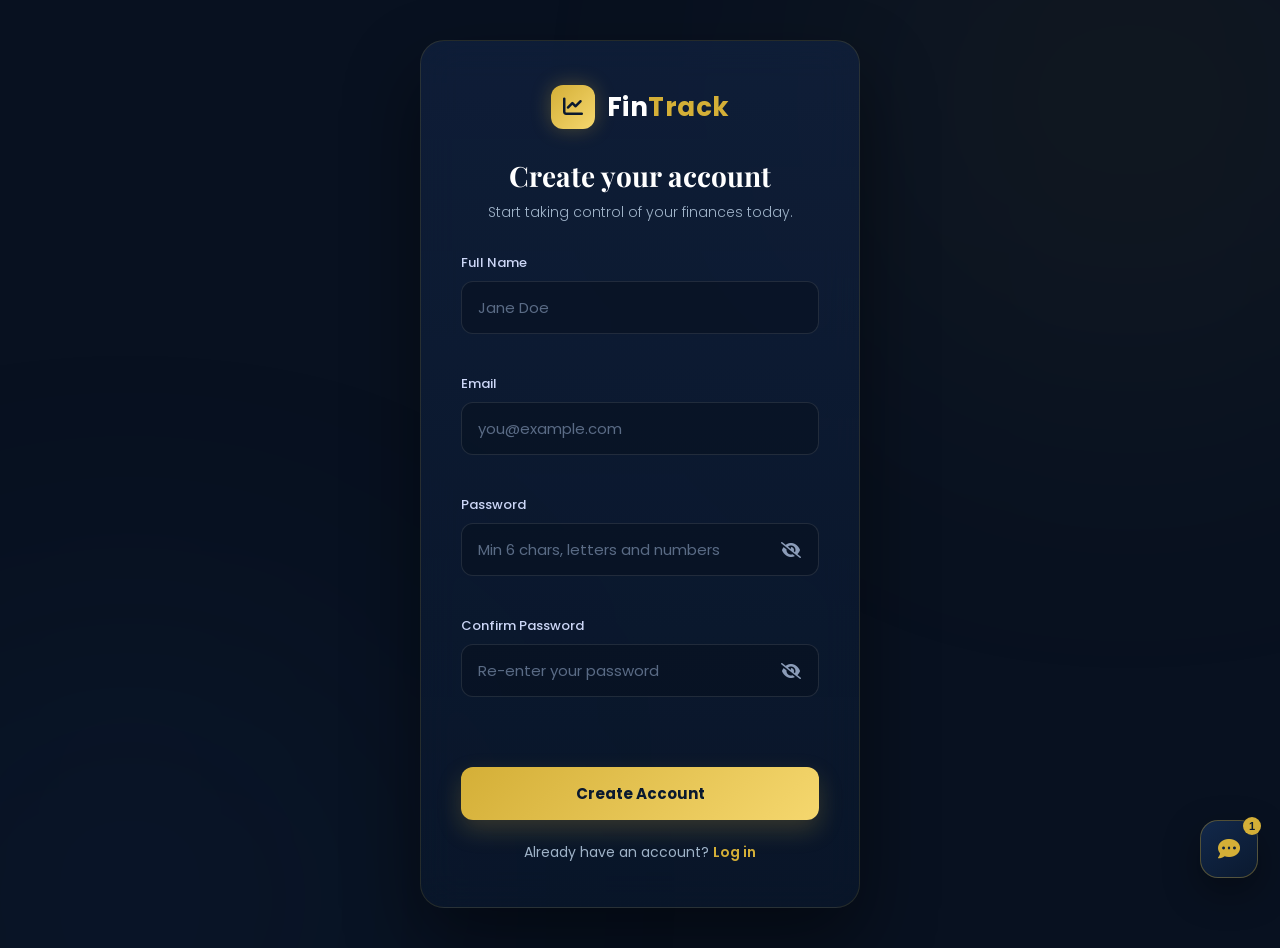
<file: pages/signup.html>
<!DOCTYPE html>
<html lang="en">
<head>
  <meta charset="UTF-8" />
  <meta name="viewport" content="width=device-width, initial-scale=1.0"/>
  <title>Sign Up — FinTrack</title>
  <link rel="preconnect" href="https://fonts.googleapis.com">
  <link href="https://fonts.googleapis.com/css2?family=Playfair+Display:ital,wght@0,400..900&family=Poppins:wght@300;400;500;600;700&display=swap" rel="stylesheet">
  <link rel="stylesheet" href="https://cdnjs.cloudflare.com/ajax/libs/font-awesome/6.5.1/css/all.min.css"/>
  <link rel="stylesheet" href="../css/styles.css?v=3"/>
  <link rel="stylesheet" href="../css/auth.css?v=13"/>
</head>
<body>
  <div class="auth-wrap">
    <div class="auth-card">
      <div class="auth-logo" onclick="location.href='../index.html'">
        <div class="logo-icon"><i class="fa-solid fa-chart-line"></i></div>
        <div class="logo-text">Fin<span>Track</span></div>
      </div>

      <h1>Create your account</h1>
      <p class="auth-sub">Start taking control of your finances today.</p>

      <form id="signupForm" novalidate>
        <div class="field">
          <label for="name">Full Name</label>
          <input type="text" id="name" placeholder="Jane Doe" autocomplete="name" maxlength="80"/>
          <p class="field-error" id="nameError"></p>
        </div>
        <div class="field">
          <label for="email">Email</label>
          <input type="email" id="email" placeholder="you@example.com" autocomplete="email"/>
          <p class="field-error" id="emailError"></p>
        </div>
        <div class="field">
          <label for="password">Password</label>
          <div class="input-with-toggle">
            <input type="password" id="password" placeholder="Min 6 chars, letters and numbers" autocomplete="new-password"/>
            <button type="button" class="toggle-visibility" aria-label="Show password" aria-pressed="false" data-target="password">
              <i class="fa-solid fa-eye-slash" aria-hidden="true"></i>
            </button>
          </div>
          <p class="field-error" id="passwordError"></p>
        </div>
        <div class="field">
          <label for="confirmPassword">Confirm Password</label>
          <div class="input-with-toggle">
            <input type="password" id="confirmPassword" placeholder="Re-enter your password" autocomplete="new-password"/>
            <button type="button" class="toggle-visibility" aria-label="Show password" aria-pressed="false" data-target="confirmPassword">
              <i class="fa-solid fa-eye-slash" aria-hidden="true"></i>
            </button>
          </div>
          <p class="field-error" id="confirmPasswordError"></p>
        </div>
        <p class="form-error" id="formError"></p>
        <button type="submit" class="btn-block">Create Account</button>
      </form>

      <p class="auth-foot">Already have an account? <a href="login.html">Log in</a></p>
    </div>
  </div>

  <script src="../js/storage.js?v=17"></script>
  <script src="../js/loader.js?v=13"></script>
  <script src="../js/auth.js?v=11"></script>
</body>
</html>
</file>
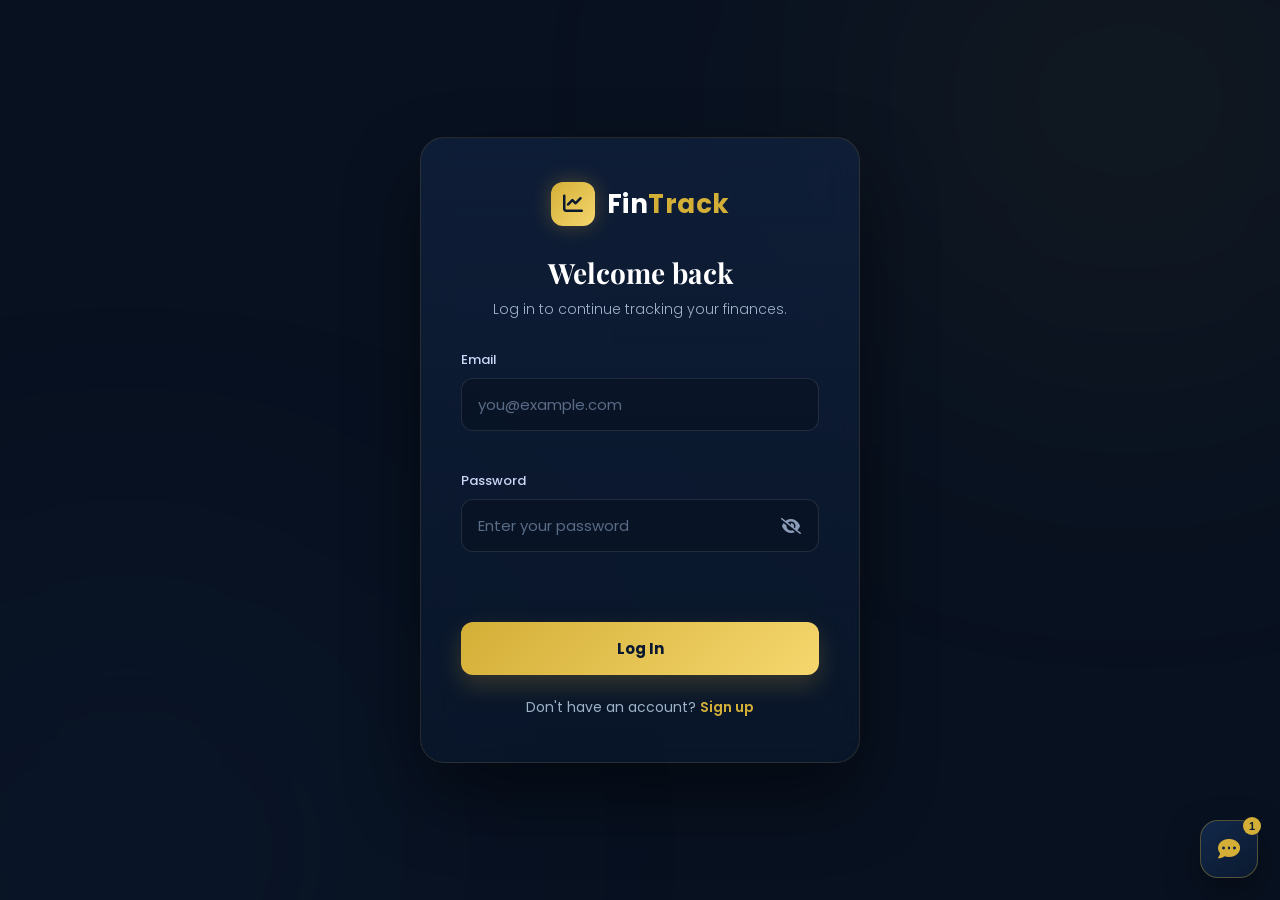
<file: pages/transactions.html>
<!DOCTYPE html>
<html lang="en">
<head>
  <meta charset="UTF-8" />
  <meta name="viewport" content="width=device-width, initial-scale=1.0"/>
  <title>Transactions — FinTrack</title>
  <link rel="preconnect" href="https://fonts.googleapis.com">
  <link href="https://fonts.googleapis.com/css2?family=Playfair+Display:ital,wght@0,400..900&family=Poppins:wght@300;400;500;600;700&display=swap" rel="stylesheet">
  <link rel="stylesheet" href="https://cdnjs.cloudflare.com/ajax/libs/font-awesome/6.5.1/css/all.min.css"/>
  <link rel="stylesheet" href="../css/styles.css?v=3"/>
  <link rel="stylesheet" href="../css/dashboard.css?v=25"/>
  <link rel="stylesheet" href="../css/currency.css?v=5"/>
</head>
<body>
  <div class="app">

    <aside class="sidebar" id="appSidebar" data-page="transactions"></aside>

    <main class="main">
      <div class="topbar">
        <div class="greeting">
          <h1>Transactions</h1>
          <p>Record income and expenses to keep every chart up to date.</p>
        </div>
        <button class="btn-gold" data-plan="pro" onclick="exportCSV()"><i class="fa-solid fa-file-csv"></i> Export CSV</button>
      </div>

      <!-- KPIs -->
      <section class="kpi-grid">
        <div class="kpi-card">
          <div class="kpi-top"><span class="kpi-label">Total Income</span><span class="kpi-icon" style="background:rgba(0,230,118,0.1);color:#00E676;"><i class="fa-solid fa-arrow-down"></i></span></div>
          <div class="kpi-value" id="kpiIncome">$0</div>
          <div class="kpi-sub">All time</div>
        </div>
        <div class="kpi-card">
          <div class="kpi-top"><span class="kpi-label">Total Expenses</span><span class="kpi-icon" style="background:rgba(255,82,82,0.1);color:#FF5252;"><i class="fa-solid fa-arrow-up"></i></span></div>
          <div class="kpi-value" id="kpiExpenses">$0</div>
          <div class="kpi-sub">All time</div>
        </div>
        <div class="kpi-card">
          <div class="kpi-top"><span class="kpi-label">Balance</span><span class="kpi-icon" style="background:rgba(212,175,55,0.12);color:#D4AF37;"><i class="fa-solid fa-sack-dollar"></i></span></div>
          <div class="kpi-value" id="kpiBalance">$0</div>
          <div class="kpi-sub">Income − Expenses</div>
        </div>
        <div class="kpi-card">
          <div class="kpi-top"><span class="kpi-label">Entries</span><span class="kpi-icon" style="background:rgba(110,168,254,0.12);color:#6EA8FE;"><i class="fa-solid fa-receipt"></i></span></div>
          <div class="kpi-value" id="kpiCount">0</div>
          <div class="kpi-sub">Total recorded</div>
        </div>
      </section>

      <!-- ADD + LIST -->
      <section class="panel">
        <h3>Add a transaction</h3>
        <p class="panel-sub" id="txPlanHint">Choose a type, enter a category and amount.</p>

        <form class="form-row" onsubmit="addTransaction(event)" novalidate>
          <select id="addType" onchange="syncCategoryOptions()">
            <option value="expense">Expense</option>
            <option value="income">Income</option>
          </select>
          <select id="addCategory"></select>
          <input type="number" id="addAmount" placeholder="Amount" min="0" step="0.01"/>
          <input type="date" id="addDate"/>
          <input type="text" id="addNote" placeholder="Note (optional)"/>
          <button type="submit" id="txAddBtn" data-plan="pro"><i class="fa-solid fa-plus"></i> Add</button>
        </form>
        <p class="form-error" id="txFormError"></p>

        <div class="filters">
          <button class="filter-pill active" data-filter="all" onclick="setFilter(this)">All</button>
          <button class="filter-pill" data-filter="income" onclick="setFilter(this)">Income</button>
          <button class="filter-pill" data-filter="expense" onclick="setFilter(this)">Expense</button>
        </div>

        <div class="tx-list" id="txList"></div>
        <p class="empty-note" id="txEmpty" style="display:none;">No transactions to show.</p>
      </section>
    </main>
  </div>

  <script src="../js/currency-data.js?v=1"></script>
  <script src="../js/storage.js?v=17"></script>
  <script src="../js/currency.js?v=1"></script>
  <script src="../js/currency-select.js?v=1"></script>
  <script src="../js/ui.js?v=14"></script>
  <script src="../js/loader.js?v=13"></script>
  <script src="../js/auth.js?v=7"></script>
  <script src="../js/plans.js?v=7"></script>
  <script src="../js/app-nav.js?v=17"></script>
  <script src="../js/transactions.js?v=11"></script>
</body>
</html>
</file>
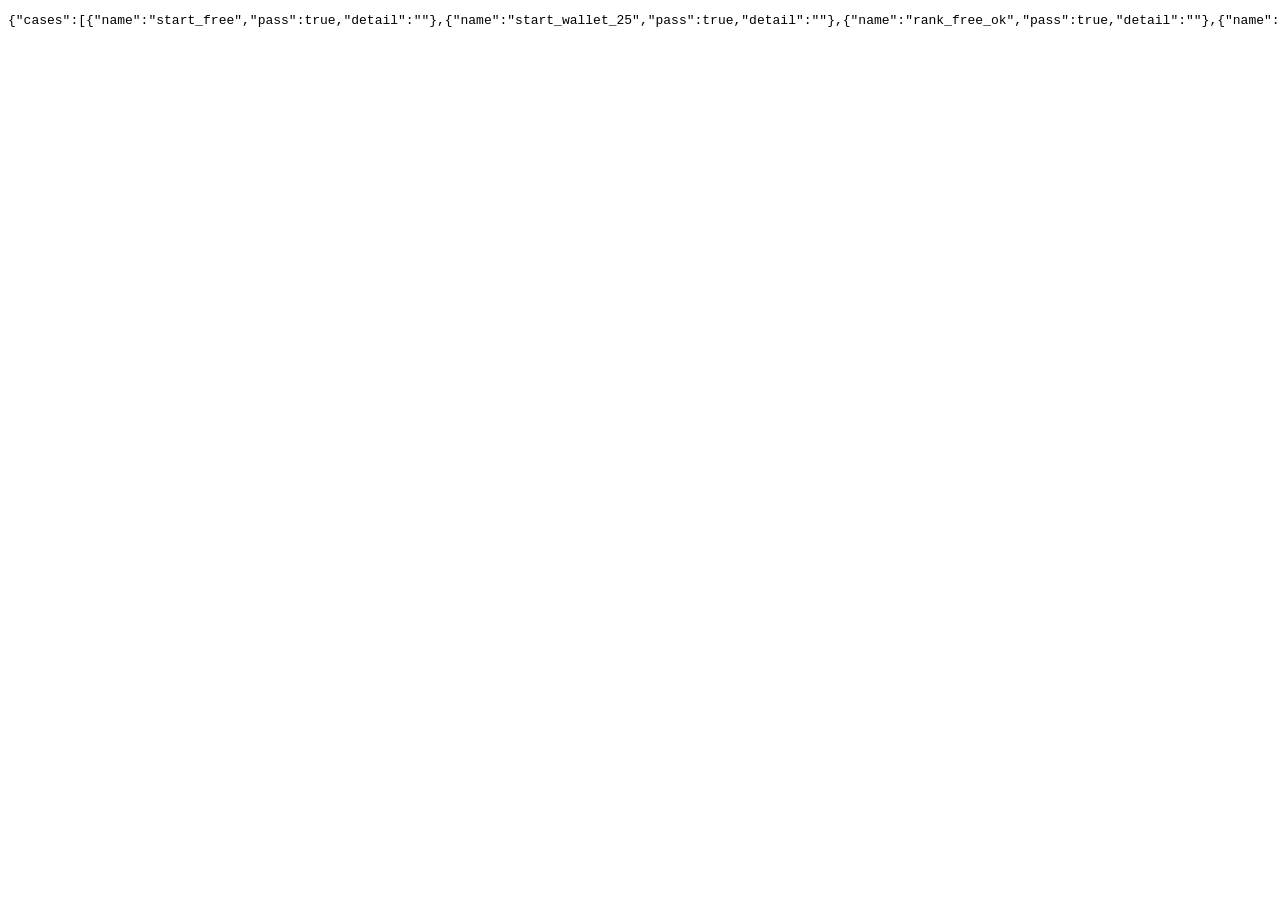
<file: tests/harness-plans.html>
<!DOCTYPE html>
<html lang="en">
<head>
  <meta charset="UTF-8" />
  <title>FinTrack Plan Runtime Harness</title>
</head>
<body>
  <pre id="OUT">running…</pre>
  <script>
    // Minimal stubs used by plans.js
    function showToast() {}
    window.showToast = showToast;
  </script>
  <script src="../js/currency-data.js"></script>
  <script src="../js/storage.js"></script>
  <script src="../js/currency.js"></script>
  <script src="../js/plans.js"></script>
  <script>
    (function () {
      const results = { cases: [], errors: [] };
      const assert = (cond, name, detail) => {
        results.cases.push({ name, pass: Boolean(cond), detail: detail || '' });
      };

      try {
        localStorage.clear();

        // Seed user on Free with $25
        const userId = 'u-test-1';
        const users = [{
          id: userId,
          name: 'Test User',
          email: 'test@fintrack.demo',
          password: 'pass123',
          plan: 'free',
          demoWallet: 25,
        }];
        localStorage.setItem('fintrack_users', JSON.stringify(users));
        localStorage.setItem('fintrack_session', userId);
        localStorage.setItem('fintrack_data_' + userId, JSON.stringify({
          profile: { onboarded: true },
          transactions: [],
          budgets: {},
          goals: [],
          subscriptions: [],
          netWorth: { assets: [], liabilities: [], history: [] },
          alertReads: {},
          notices: [],
        }));

        assert(getUserPlan() === 'free', 'start_free');
        assert(getDemoWallet() === 25, 'start_wallet_25');
        assert(hasPlanAtLeast('free') === true, 'rank_free_ok');
        assert(hasPlanAtLeast('pro') === false, 'rank_free_no_pro');
        assert(hasPlanAtLeast('premium') === false, 'rank_free_no_premium');

        // Top-up
        let top = addDemoFunds(10);
        assert(top.ok && top.balance === 35, 'topup_10', JSON.stringify(top));

        // Cannot buy premium with insufficient funds after spending to low
        updateCurrentUser({ demoWallet: 5 });
        let failPrem = purchasePlan('premium');
        assert(!failPrem.ok && failPrem.needFunds, 'premium_need_funds');

        // Buy Pro for $6 from $35
        updateCurrentUser({ demoWallet: 35, plan: 'free', planStartedAt: null, planExpiresAt: null });
        let buyPro = purchasePlan('pro');
        assert(buyPro.ok && buyPro.plan === 'pro' && buyPro.charged === 6, 'buy_pro_ok', JSON.stringify(buyPro));
        assert(getUserPlan() === 'pro', 'plan_is_pro');
        assert(Math.abs(getDemoWallet() - 29) < 0.001, 'wallet_after_pro', String(getDemoWallet()));
        assert(hasPlanAtLeast('pro') === true, 'rank_pro_includes_pro');
        assert(hasPlanAtLeast('premium') === false, 'rank_pro_excludes_premium');
        assert(!!currentUser().planExpiresAt, 'pro_has_expiry');
        assert(getPlanDaysLeft() >= 29 && getPlanDaysLeft() <= 30, 'pro_days_left', String(getPlanDaysLeft()));

        // Duplicate purchase blocked
        let dup = purchasePlan('pro');
        assert(!dup.ok, 'dup_pro_blocked');

        // Upgrade to Premium for $12 from 29
        let buyPrem = purchasePlan('premium');
        assert(buyPrem.ok && buyPrem.plan === 'premium' && buyPrem.charged === 12, 'buy_premium_ok');
        assert(getUserPlan() === 'premium', 'plan_is_premium');
        assert(Math.abs(getDemoWallet() - 17) < 0.001, 'wallet_after_premium', String(getDemoWallet()));
        assert(hasPlanAtLeast('free') && hasPlanAtLeast('pro') && hasPlanAtLeast('premium'), 'premium_includes_all');

        // Downgrade to Pro (no charge)
        let downPro = switchPlan('pro');
        assert(downPro.ok && downPro.downgraded, 'downgrade_to_pro');
        assert(getUserPlan() === 'pro', 'after_down_pro');
        assert(getDemoWallet() === 17, 'downgrade_no_refund_charge');

        // Downgrade to Free
        let downFree = switchPlan('free');
        assert(downFree.ok, 'downgrade_to_free');
        assert(getUserPlan() === 'free', 'after_down_free');
        assert(!currentUser().planExpiresAt, 'free_clears_expiry');

        // Notices created
        const data = getData();
        assert(Array.isArray(data.notices) && data.notices.length >= 3, 'notices_recorded', String(data.notices.length));
        assert(data.notices.some((n) => /Premium|Pro|Free/i.test(n.title || '')), 'notice_titles');

        // Math helpers
        assert(goalProgress({ target: 200, saved: 50 }) === 25, 'goal_progress_25');
        assert(goalProgress({ target: 0, saved: 10 }) === 0, 'goal_progress_zero_target');
        assert(goalProgress({ target: 100, saved: 150 }) === 100, 'goal_progress_capped');
        assert(monthlySubCost({ amount: 120, cycle: 'yearly' }) === 10, 'sub_yearly');
        assert(monthlySubCost({ amount: 10, cycle: 'weekly' }) === 43, 'sub_weekly');
        assert(totalNetWorth({ assets: [{ value: 1000 }, { value: 500 }], liabilities: [{ value: 200 }] }) === 1300, 'networth_math');
        const moneyStr = String(typeof money === 'function' ? money(1234) : '');
        assert(/1234/.test(moneyStr.replace(/[^\d]/g, '')), 'money_format', moneyStr);

        // Currency preference
        assert(typeof getUserCurrency === 'function', 'getUserCurrency_fn');
        assert(typeof setUserCurrency === 'function', 'setUserCurrency_fn');
        assert(typeof formatMoney === 'function', 'formatMoney_fn');
        setUserCurrency('EUR');
        assert(getUserCurrency() === 'EUR', 'currency_set_eur');
        const eurStr = String(money(1234));
        assert(/€|EUR|1.?234/i.test(eurStr), 'money_eur_format', eurStr);
        setUserCurrency('USD');
        assert(getUserCurrency() === 'USD', 'currency_back_usd');
        assert(getData().profile.currency === 'USD', 'profile_currency_persisted');

        const txs = [
          { id: '1', type: 'income', amount: 1000, category: 'Salary', date: localDateStr() },
          { id: '2', type: 'expense', amount: 250, category: 'Food', date: localDateStr() },
          { id: '3', type: 'expense', amount: 50, category: 'Transport', date: localDateStr() },
        ];
        const m = monthKey();
        assert(sumByType(txs, 'income', m) === 1000, 'sum_income');
        assert(sumByType(txs, 'expense', m) === 300, 'sum_expense');
        assert(canonicalCategory('food') === 'Food', 'canonical_food');

        // Expiry auto-downgrade
        updateCurrentUser({
          plan: 'premium',
          demoWallet: 20,
          planStartedAt: new Date(Date.now() - 40 * 864e5).toISOString(),
          planExpiresAt: new Date(Date.now() - 864e5).toISOString(),
        });
        ensurePlanPeriod();
        assert(getUserPlan() === 'free', 'expired_to_free');

        // Free limits constants mirrored in app source (assert catalog prices)
        assert(PLAN_CATALOG.pro.price === 6, 'pro_price_6');
        assert(PLAN_CATALOG.premium.price === 12, 'premium_price_12');
        assert(DEMO_TOPUP_AMOUNT === 10, 'topup_10');
        assert(PLAN_PERIOD_DAYS === 30, 'period_30');

        /* ── Onboarding seed → dashboard KPI math (mirrors onboarding.js finish) ── */
        localStorage.clear();
        const seedUser = {
          id: 'u-seed-1',
          name: 'Seed User',
          email: 'seed@fintrack.demo',
          password: 'pass123',
          plan: 'free',
          demoWallet: 25,
        };
        localStorage.setItem('fintrack_users', JSON.stringify([seedUser]));
        localStorage.setItem('fintrack_session', seedUser.id);
        localStorage.setItem('fintrack_data_' + seedUser.id, JSON.stringify({
          profile: { onboarded: false, currency: '', income: 0, categories: [], moneyStyle: '', goalType: '' },
          transactions: [],
          budgets: {},
          goals: [],
          subscriptions: [],
          netWorth: { assets: [], liabilities: [], history: [] },
          alertReads: {},
          notices: [],
        }));

        const answers = {
          currency: 'GBP',
          income: 5000,
          categories: ['Food', 'Rent', 'Transport'],
          catAmounts: { Food: 400, Rent: 1500, Transport: 200 },
          goalType: 'Emergency Fund',
          goalTarget: 10000,
          goalSaved: 1500,
          moneyStyle: 'saver',
        };
        const today = localDateStr();
        const seeded = getData();
        seeded.profile = {
          onboarded: true,
          currency: answers.currency,
          income: answers.income,
          categories: answers.categories,
          moneyStyle: answers.moneyStyle,
          goalType: answers.goalType,
        };
        seeded.transactions.push({
          id: uid(), type: 'income', amount: answers.income, category: 'Salary', date: today, note: 'Monthly income',
        });
        answers.categories.forEach((cat) => {
          const amt = answers.catAmounts[cat];
          seeded.transactions.push({
            id: uid(), type: 'expense', amount: amt, category: cat, date: today, note: 'Typical monthly spend',
          });
          seeded.budgets[cat] = Math.round(amt * 1.15);
        });
        seeded.goals.push(normalizeGoal({
          id: uid(),
          name: answers.goalType,
          category: inferGoalCategory(answers.goalType),
          target: answers.goalTarget,
          saved: answers.goalSaved,
          deadline: '',
          priority: 'high',
          monthlyContribution: 0,
          note: 'Created during onboarding',
          history: [{ id: uid(), date: today, amount: answers.goalSaved, type: 'deposit', note: 'Initial balance' }],
        }));
        saveData(seeded);

        const after = getData();
        const mKey = monthKey();
        const monthIncome = sumByType(after.transactions, 'income', mKey);
        const monthExpense = sumByType(after.transactions, 'expense', mKey);
        const balance = sumByType(after.transactions, 'income') - sumByType(after.transactions, 'expense');
        const savingsRate = monthIncome > 0 ? Math.round(((monthIncome - monthExpense) / monthIncome) * 100) : 0;

        assert(after.profile.onboarded === true, 'seed_onboarded');
        assert(after.profile.currency === 'GBP', 'seed_currency_gbp');
        assert(after.profile.income === 5000, 'seed_profile_income');
        assert(monthIncome === 5000, 'dash_kpi_income_5000');
        assert(monthExpense === 2100, 'dash_kpi_expenses_2100');
        assert(balance === 2900, 'dash_kpi_balance_2900');
        assert(savingsRate === 58, 'dash_kpi_savings_58');
        assert(after.budgets.Food === 460, 'seed_budget_food_115pct');
        assert(after.budgets.Rent === 1725, 'seed_budget_rent_115pct');
        assert(after.budgets.Transport === 230, 'seed_budget_transport_115pct');
        assert(after.goals.length === 1 && after.goals[0].target === 10000, 'seed_goal_target');
        assert(goalProgress(after.goals[0]) === 15, 'seed_goal_progress_15');

        setUserCurrency('GBP');
        const gbpIncome = String(money(monthIncome));
        assert(/£|GBP|5.?000/i.test(gbpIncome), 'dash_income_gbp_format', gbpIncome);

        /* ── Form writes reflect on dashboard math ── */
        after.transactions.unshift(normalizeTransaction({
          id: uid(), type: 'expense', amount: 50, category: 'Food', date: today, note: 'Lunch',
        }));
        after.budgets.Food = 500;
        after.goals[0].saved = 2000;
        after.goals[0].history.push({ id: uid(), date: today, amount: 500, type: 'deposit', note: 'Extra' });
        saveData(after);

        const updated = getData();
        assert(sumByType(updated.transactions, 'expense', mKey) === 2150, 'form_tx_expense_updates_kpi');
        assert(updated.budgets.Food === 500, 'form_budget_saved');
        assert(goalProgress(updated.goals[0]) === 20, 'form_goal_fund_updates_progress');

        /* ── Search index covers seeded + form data ── */
        function buildSearchIndexLite(data) {
          const items = [];
          data.transactions.forEach((t) => {
            items.push({ title: t.category, keywords: [t.category, t.note, t.type], url: 'transactions.html' });
          });
          data.goals.forEach((g) => {
            items.push({ title: g.name, keywords: [g.name, 'goal'], url: 'goals.html' });
          });
          Object.keys(data.budgets).forEach((category) => {
            items.push({ title: category, keywords: [category, 'budget'], url: 'budgets.html' });
          });
          return items;
        }
        const index = buildSearchIndexLite(updated);
        const q = 'food';
        const hits = index.filter((item) => {
          const hay = [item.title].concat(item.keywords || []).join(' ').toLowerCase();
          return hay.includes(q);
        });
        assert(hits.length >= 2, 'search_hits_food', String(hits.length));
        assert(hits.some((h) => h.url === 'transactions.html'), 'search_tx_url');
        assert(hits.some((h) => h.url === 'budgets.html'), 'search_budget_url');
        assert(index.some((h) => /emergency/i.test(h.title)), 'search_indexes_goal');
      } catch (e) {
        results.errors.push(String(e && e.stack || e));
      }

      document.getElementById('OUT').textContent = JSON.stringify(results);
    })();
  </script>
</body>
</html>
</file>
<file: css/styles.css>
/* ============================================================
   CINEMATIC 3D FLOATING ENTRANCE SPLASH SCREEN
   ============================================================ */

.splash-screen {
  position: fixed;
  top: 0; left: 0; width: 100%; height: 100%;
  background-color: #0A192F;
  z-index: 100000; /* Above regular page loaders */
  display: flex;
  align-items: center;
  justify-content: center;
  overflow: hidden;
  opacity: 1;
  visibility: visible;
  transition: opacity 0.8s cubic-bezier(0.77, 0, 0.175, 1),
              visibility 0.8s cubic-bezier(0.77, 0, 0.175, 1);
}

/* Exit Utility State triggered by JS */
.splash-screen.dismissed {
  opacity: 0;
  visibility: hidden;
}

/* Ambient Deep Lighting */
.splash-glow-1, .splash-glow-2 {
  position: absolute; width: 500px; height: 500px; border-radius: 50%; filter: blur(160px); opacity: 0.4; pointer-events: none;
}
.splash-glow-1 { background: rgba(212, 175, 55, 0.12); top: 20%; left: 15%; animation: lightShift 8s infinite alternate ease-in-out; }
.splash-glow-2 { background: rgba(30, 66, 122, 0.2); bottom: 10%; right: 15%; animation: lightShift 8s infinite alternate-reverse ease-in-out; }

/* Main Central Brand Hub */
.splash-core {
  text-align: center;
  position: relative;
  z-index: 10;
  animation: coreEntrance 1s cubic-bezier(0.16, 1, 0.3, 1) forwards;
}

.splash-logo-shield {
  position: relative;
  width: 100px; height: 100px;
  background: rgba(17, 34, 64, 0.6);
  border: 1px solid rgba(212, 175, 55, 0.25);
  border-radius: 24px;
  display: flex; align-items: center; justify-content: center;
  font-size: 42px; color: #D4AF37; margin: 0 auto 24px;
  box-shadow: 0 20px 50px rgba(0,0,0,0.3);
  backdrop-filter: blur(10px);
}

.radar-pulse {
  position: absolute; width: 100%; height: 100%;
  border: 1px solid #D4AF37; border-radius: 24px;
  animation: radarExpand 2s infinite ease-out;
  opacity: 0; pointer-events: none;
}

.splash-title {
  font-family: 'Poppins', sans-serif; font-size: 40px; font-weight: 700; color: #fff; letter-spacing: 1.5px; margin-bottom: 16px;
}
.splash-title span { color: #D4AF37; text-shadow: 0 0 20px rgba(212,175,55,0.3); }

/* Premium thin timing runner strip */
.splash-loading-line {
  width: 180px; height: 2px; background: rgba(255,255,255,0.05); margin: 0 auto; border-radius: 2px; overflow: hidden;
}
.splash-loading-line span {
  display: block; width: 100%; height: 100%; background: linear-gradient(90deg, transparent, #D4AF37, transparent);
  transform: translateX(-100%); animation: stripMove 2s infinite linear;
}

/* --- Floating Ecosystem Generator --- */
.floating-container { position: absolute; width: 100%; height: 100%; top: 0; left: 0; z-index: 5; pointer-events: none; }
.floating-item {
  position: absolute; font-size: 28px;
  color: rgba(255, 255, 255, 0.12); /* Semi-transparent ghost tokens */
  filter: drop-shadow(0 10px 20px rgba(0,0,0,0.2));
  animation: floatBehavior 6s infinite ease-in-out;
}

/* --- Expanded Floating Grid Vectors & Spatial Depth --- */

.item-coin1  { top: 12%; left: 14%; font-size: 34px; color: rgba(212,175,55,0.18); animation-duration: 7s; }
.item-card   { top: 22%; right: 18%; font-size: 42px; transform: rotate(15deg); animation-duration: 9s; animation-delay: -1s; }
.item-trend  { bottom: 25%; left: 16%; font-size: 32px; color: rgba(0,230,118,0.15); animation-duration: 8s; animation-delay: -3s; }
.item-cash   { bottom: 28%; right: 14%; font-size: 46px; transform: rotate(-25deg); animation-duration: 10s; animation-delay: -2s; }
.item-coin2  { top: 68%; left: 38%; font-size: 24px; animation-duration: 6s; animation-delay: -4s; }
.item-wallet { top: 48%; left: 82%; font-size: 36px; animation-duration: 11s; }


/* Coordinates for the New Tokens Layer */
.item-piggy  { top: 18%; left: 78%; font-size: 38px; color: rgba(212,175,55,0.14); transform: rotate(-10deg); animation-duration: 8.5s; animation-delay: -1.5s; }
.item-receipt { top: 52%; left: 12%; font-size: 28px; transform: rotate(20deg); animation-duration: 7.5s; animation-delay: -5s; }
.item-vault  { bottom: 14%; right: 46%; font-size: 30px; animation-duration: 9.5s; animation-delay: -2.5s; }
.item-pie    { top: 40%; left: 48%; font-size: 32px; color: rgba(30, 66, 122, 0.22); animation-duration: 12s; animation-delay: -6s; }
.item-gem    { bottom: 16%; left: 74%; font-size: 26px; color: rgba(0,230,118,0.12); transform: rotate(45deg); animation-duration: 6.8s; animation-delay: -0.5s; }

/* Micro adjustment to keep objects centered and balanced under small phone widths */
@media (max-width: 768px) {
  .item-card, .item-piggy, .item-wallet { right: 8%; }
  .item-coin1, .item-receipt, .item-trend { left: 6%; }
  .item-pie, .item-vault { display: none; } /* Drop middle hidden cluster nodes to preserve readability */

}

/* ============================================================
   SYSTEM MOTION CONTROLLERS KEYFRAMES
   ============================================================ */
@keyframes coreEntrance {
  from { opacity: 0; transform: translateY(20px) scale(0.96); filter: blur(4px); }
  to { opacity: 1; transform: translateY(0) scale(1); filter: blur(0); }
}
@keyframes radarExpand {
  0% { transform: scale(1); opacity: 0.8; }
  100% { transform: scale(1.4); opacity: 0; }
}
@keyframes stripMove {
  0% { transform: translateX(-100%); }
  100% { transform: translateX(100%); }
}
@keyframes floatBehavior {
  0%, 100% { transform: translateY(0) rotate(0deg) scale(1); }
  50% { transform: translateY(-30px) rotate(12deg) scale(1.05); color: rgba(212,175,55,0.25); }
}
@keyframes lightShift {
  0% { transform: translate(0, 0) scale(1); }
  100% { transform: translate(40px, -30px) scale(1.15); }
}




/* ============================================================
   PREMIUM GLASSMORPHISM & GLOWING PAGE PRELOADER
   ============================================================ */


.page-loader {
  position: fixed;
  top: 0;
  left: 0;
  width: 100%;
  height: 100%;
  background-color: var(--bg-dark);
  z-index: 99999;
  display: flex;
  align-items: center;
  justify-content: center;
  opacity: 1;
  visibility: visible;
  transition: opacity 0.5s cubic-bezier(0.25, 1, 0.5, 1), 
              visibility 0.5s cubic-bezier(0.25, 1, 0.5, 1);
  overflow: hidden;
}

/* Smooth exit transition */
.page-loader.fade-out {
  opacity: 0;
  visibility: hidden;
  pointer-events: none;
  transform: scale(1.03); /* Subtle expansion effect on exit */
}

/* Luxury Ambient Blur Orbs */
.loader-blur-1, .loader-blur-2 {
  position: absolute;
  border-radius: 50%;
  filter: blur(120px);
  z-index: 1;
  opacity: 0.6;
  animation: ambientFloat 6s infinite ease-in-out;
}
.loader-blur-1 {
  width: 300px;
  height: 300px;
  background: rgba(212, 175, 55, 0.08);
  top: -50px;
  right: -50px;
}
.loader-blur-2 {
  width: 400px;
  height: 400px;
  background: rgba(30, 66, 122, 0.15);
  bottom: -100px;
  left: -100px;
  animation-delay: -3s;
}

/* Glassmorphism Container Card */
.loader-container {
  position: relative;
  z-index: 2;
  background: var(--bg-card);
  border: 1px solid rgba(212, 175, 55, 0.15);
  padding: 50px 60px;
  border-radius: 28px;
  box-shadow: 0 25px 60px rgba(0, 0, 0, 0.5);
  backdrop-filter: blur(20px);
  -webkit-backdrop-filter: blur(20px);
  display: flex;
  flex-direction: column;
  align-items: center;
  gap: 30px;
  width: 90%;
  max-width: 380px;
}

/* Glowing/Spinning Ring Engine */
.loader-ring-wrapper {
  position: relative;
  width: 90px;
  height: 90px;
  display: flex;
  align-items: center;
  justify-content: center;
}

.loader-ring {
  position: absolute;
  width: 100%;
  height: 100%;
  border: 3px solid rgba(255, 255, 255, 0.03);
  border-top: 3px solid var(--gold-main);
  border-right: 3px solid var(--gold-main);
  border-radius: 50%;
  animation: spinnerRotate 1s linear infinite;
  filter: drop-shadow(0 0 8px var(--gold-glow));
}

.loader-logo-icon {
  font-size: 32px;
  color: #fff;
  animation: logoPulse 2s infinite ease-in-out;
}

/* Branding & Status Info */
.loader-brand {
  text-align: center;
}

.loader-text {
  font-family: 'Poppins', sans-serif;
  font-size: 30px;
  font-weight: 700;
  color: #ffffff;
  letter-spacing: 1px;
  margin-bottom: 12px;
}

.loader-text span {
  color: var(--gold-main);
  text-shadow: 0 0 15px rgba(212, 175, 55, 0.2);
}

/* Micro-interactions: Status text + Blinking pulse dot */
.loader-status {
  display: flex;
  align-items: center;
  justify-content: center;
  gap: 8px;
}

.status-dot {
  width: 6px;
  height: 6px;
  background-color: var(--teal-accent);
  border-radius: 50%;
  box-shadow: 0 0 10px var(--teal-accent);
  animation: pulseDot 1.2s infinite ease-in-out;
}

.status-text {
  font-family: 'Poppins', sans-serif;
  font-size: 13px;
  color: #5a6b85;
  font-weight: 400;
  margin: 0;
  letter-spacing: 0.3px;
}

/* ============================================================
   ANIMATION KEYFRAMES
   ============================================================ */

@keyframes spinnerRotate {
  0% { transform: rotate(0deg); }
  100% { transform: rotate(360deg); }
}

@keyframes logoPulse {
  0%, 100% { transform: scale(1); color: #fff; }
  50% { transform: scale(1.05); color: var(--gold-main); filter: drop-shadow(0 0 4px var(--gold-glow)); }
}

@keyframes ambientFloat {
  0%, 100% { transform: translateY(0) scale(1); }
  50% { transform: translateY(-20px) scale(1.05); }
}

@keyframes pulseDot {
  0%, 100% { opacity: 0.4; transform: scale(0.9); }
  50% { opacity: 1; transform: scale(1.1); }
}




/* ===== FinTrack shared theme: variables, reset, navbar, buttons, footer ===== */
:root {
  --bg: #081120;
  --bg-alt: #0A1424;
  --bg-dark: #0A192F;
  --bg-card: rgba(17, 34, 64, 0.75);
  --card: rgba(17, 34, 64, 0.48);
  --card-solid: #112344;
  --gold: #D4AF37;
  --gold-light: #F5D76E;
  --gold-main: #D4AF37;
  --gold-glow: rgba(212, 175, 55, 0.3);
  --text: #CCD6F6;
  --heading: #ffffff;
  --muted: #9FB3C8;
  --green: #00E676;
  --teal-accent: #00E676;
  --red: #FF5252;
  --blue: #6EA8FE;
  --line: rgba(255, 255, 255, 0.065);
}

* { margin: 0; padding: 0; box-sizing: border-box; }

html { scroll-behavior: smooth; }

body {
  font-family: 'Poppins', sans-serif;
  background: var(--bg);
  color: var(--text);
  min-height: 100vh;
  -webkit-font-smoothing: antialiased;
  overflow-x: hidden;
}

a { text-decoration: none; color: inherit; }

/* ================= NAVBAR ================= */
.navbar {
  width: 100%;
  height: 90px;
  display: flex;
  justify-content: space-between;
  align-items: center;
  padding: 0 70px;
  background: rgba(10, 25, 47, 0.85);
  backdrop-filter: blur(12px);
  -webkit-backdrop-filter: blur(12px);
  border-bottom: 1px solid rgba(212, 175, 55, 0.12);
  position: sticky;
  top: 0;
  z-index: 1000;
}

.logo { display: flex; align-items: center; gap: 14px; cursor: pointer; }

.logo-icon {
  width: 44px;
  height: 44px;
  border-radius: 12px;
  background: linear-gradient(135deg, var(--gold), var(--gold-light));
  display: flex;
  justify-content: center;
  align-items: center;
  box-shadow: 0 0 20px rgba(212, 175, 55, 0.3);
  transition: 0.4s cubic-bezier(0.175, 0.885, 0.32, 1.275);
}

.logo:hover .logo-icon {
  transform: translateY(-3px) rotate(-8deg);
  box-shadow: 0 0 25px rgba(212, 175, 55, 0.5);
}

.logo-icon i { color: #0A192F; font-size: 20px; }

.logo-text { font-size: 26px; font-weight: 700; color: var(--heading); letter-spacing: 0.5px; }
.logo-text span { color: var(--gold); }

.right-section { display: flex; align-items: center; gap: 45px; }
.nav-links { display: flex; align-items: center; gap: 35px; }

.nav-links a {
  position: relative;
  color: var(--text);
  font-size: 15px;
  font-weight: 500;
  transition: 0.3s ease;
  padding: 8px 0;
}

.nav-links a:hover { color: #ffffff; }

.nav-links a::after {
  content: '';
  position: absolute;
  left: 0;
  bottom: 0;
  width: 0%;
  height: 2px;
  background: linear-gradient(to right, var(--gold), var(--gold-light));
  border-radius: 10px;
  transition: 0.3s ease;
}

.nav-links a:hover::after { width: 100%; }

.nav-links a.active { color: #ffffff; }
.nav-links a.active::after { width: 100%; }

.buttons { display: flex; gap: 16px; align-items: center; }

.nav-plan-chip {
  display: inline-flex;
  align-items: center;
  gap: 7px;
  border: 1px solid rgba(212, 175, 55, 0.35);
  background: rgba(212, 175, 55, 0.12);
  color: #F5D76E;
  border-radius: 999px;
  padding: 8px 12px;
  font-size: 12px;
  font-weight: 700;
  font-family: inherit;
  cursor: pointer;
  letter-spacing: 0.2px;
  line-height: 1;
  transition: 0.2s;
}
.nav-plan-chip i { font-size: 11px; }
.nav-plan-chip:hover {
  background: rgba(212, 175, 55, 0.2);
  border-color: rgba(212, 175, 55, 0.55);
  color: #fff;
}
.nav-plan-chip[data-plan="premium"] {
  border-color: rgba(157, 123, 255, 0.45);
  background: rgba(157, 123, 255, 0.16);
  color: #D7C7FF;
}
.nav-plan-chip[data-plan="pro"] {
  border-color: rgba(212, 175, 55, 0.45);
}


/* ===== Shared buttons ===== */
.btn-outline {
  padding: 11px 24px;
  background: transparent;
  border: 1px solid rgba(212, 175, 55, 0.6);
  color: var(--gold);
  border-radius: 10px;
  font-size: 14px;
  font-weight: 600;
  cursor: pointer;
  transition: 0.3s ease;
  font-family: inherit;
}

.btn-outline:hover {
  background: rgba(212, 175, 55, 0.08);
  border-color: var(--gold);
  transform: translateY(-2px);
}

.btn-gold {
  padding: 11px 24px;
  background: linear-gradient(135deg, var(--gold), var(--gold-light));
  border: none;
  color: #0A192F;
  border-radius: 10px;
  font-size: 14px;
  font-weight: 600;
  cursor: pointer;
  transition: 0.3s ease;
  box-shadow: 0 8px 20px rgba(212, 175, 55, 0.2);
  font-family: inherit;
}

.btn-gold:hover {
  transform: translateY(-2px);
  box-shadow: 0 12px 25px rgba(212, 175, 55, 0.4);
}

/* ================= FOOTER ================= */
.footer {
  background: #060d18;
  border-top: 1px solid rgba(212, 175, 55, 0.12);
  padding: 60px 70px 30px;
}

.footer-grid {
  max-width: 1280px;
  margin: 0 auto;
  display: grid;
  grid-template-columns: 1.4fr 1fr 1fr 1fr;
  gap: 40px;
}

.footer-col h4 { color: var(--heading); font-size: 15px; margin-bottom: 18px; font-weight: 600; }
.footer-col a { display: block; color: var(--muted); font-size: 14px; margin-bottom: 12px; transition: 0.3s; }
.footer-col a:hover { color: var(--gold); }
.footer-col p { color: var(--muted); font-size: 14px; line-height: 1.7; font-weight: 300; }

.footer-bottom {
  max-width: 1280px;
  margin: 40px auto 0;
  padding-top: 24px;
  border-top: 1px solid var(--line);
  display: flex;
  justify-content: space-between;
  align-items: center;
  color: var(--muted);
  font-size: 13px;
}

/* Social icons are decorative content (no destination), so they don't look clickable. */
.footer-bottom .socials { display: flex; gap: 18px; }
.footer-bottom .socials span { color: var(--muted); cursor: default; }

@media (max-width: 900px) {
  .footer { padding: 50px 24px 24px; }
  .footer-grid { grid-template-columns: 1fr 1fr; gap: 30px; }
  .footer-bottom { flex-direction: column; gap: 12px; text-align: center; }
}

/* Phones: single-column footer, wrap long lines */
@media (max-width: 640px) {
  .footer {
    padding: 36px 16px 24px;
    overflow-x: clip;
  }
  .footer-grid {
    grid-template-columns: 1fr;
    gap: 28px;
  }
  .footer-col p,
  .footer-col a {
    overflow-wrap: anywhere;
    word-break: break-word;
  }
  .footer-bottom {
    align-items: center;
  }
  .footer-bottom p,
  .footer-bottom {
    overflow-wrap: anywhere;
    word-break: break-word;
    max-width: 100%;
  }
}

/* ===== "Coming soon" badge ===== */
.soon-badge {
  display: inline-block;
  margin-left: 8px;
  padding: 2px 8px;
  font-size: 10px;
  font-weight: 700;
  letter-spacing: 0.5px;
  text-transform: uppercase;
  color: var(--gold);
  background: rgba(212, 175, 55, 0.14);
  border: 1px solid rgba(212, 175, 55, 0.3);
  border-radius: 999px;
  vertical-align: middle;
}

/* ===== Toast ===== */
.toast {
  position: fixed;
  bottom: 28px;
  left: 50%;
  transform: translateX(-50%) translateY(20px);
  background: rgba(11, 23, 44, 0.96);
  border: 1px solid rgba(212, 175, 55, 0.3);
  color: var(--text);
  padding: 14px 22px;
  border-radius: 14px;
  font-size: 14px;
  font-weight: 500;
  box-shadow: 0 18px 40px rgba(0, 0, 0, 0.45);
  backdrop-filter: blur(12px);
  display: flex;
  align-items: center;
  gap: 10px;
  opacity: 0;
  pointer-events: none;
  transition: opacity 0.3s ease, transform 0.3s ease;
  z-index: 4000;
  max-width: 90vw;
}
.toast.show { opacity: 1; transform: translateX(-50%) translateY(0); }
.toast i { color: var(--gold); }
</file>
<file: css/landing.css>
/* ================= HERO SECTION ================= */
.hero {
  width: 100%;
  min-height: calc(100vh - 90px);
  display: grid;
  grid-template-columns: 1fr 1fr;
  align-items: center;
  padding: 40px 70px;
  background: #081120;
  position: relative;
  overflow: hidden;
  gap: 40px;
}

.blur-circle1 {
  position: absolute;
  width: 600px; height: 600px;
  background: rgba(212, 175, 55, 0.04);
  border-radius: 50%;
  top: -150px; right: -50px;
  filter: blur(150px);
  z-index: 1;
}

.blur-circle2 {
  position: absolute;
  width: 500px; height: 500px;
  background: rgba(30, 66, 122, 0.1);
  border-radius: 50%;
  bottom: -150px; left: -100px;
  filter: blur(130px);
  z-index: 1;
}

.hero-content { z-index: 5; }

.hero-tag {
  color: #D4AF37;
  letter-spacing: 2px;
  font-size: 13px;
  margin-bottom: 20px;
  font-weight: 600;
  text-transform: uppercase;
}

.hero-content h1 {
  font-family: 'Playfair Display', serif;
  font-size: 56px;
  line-height: 1.15;
  color: white;
  margin-bottom: 25px;
  font-weight: 700;
}

.hero-content h1 span { color: #D4AF37; font-style: italic; }

.hero-description {
  color: #9FB3C8;
  font-size: 16px;
  line-height: 1.7;
  margin-bottom: 40px;
  max-width: 580px;
  font-weight: 300;
}

.hero-buttons { display: flex; gap: 20px; margin-bottom: 50px; }

.start-btn {
  padding: 16px 36px;
  border: none;
  border-radius: 12px;
  background: linear-gradient(135deg, #D4AF37, #F5D76E);
  color: #0A192F;
  font-size: 15px;
  font-weight: 700;
  cursor: pointer;
  transition: 0.3s ease;
  box-shadow: 0 10px 25px rgba(212, 175, 55, 0.25);
  font-family: inherit;
}

.start-btn:hover { transform: translateY(-3px); box-shadow: 0 15px 30px rgba(212, 175, 55, 0.45); }

.learn-btn {
  padding: 16px 36px;
  border-radius: 12px;
  border: 1px solid rgba(212, 175, 55, 0.5);
  background: transparent;
  color: #D4AF37;
  font-size: 15px;
  font-weight: 600;
  cursor: pointer;
  transition: 0.3s ease;
  font-family: inherit;
}

.learn-btn:hover { background: rgba(212, 175, 55, 0.08); border-color: #D4AF37; transform: translateY(-3px); }

.hero-stats { display: flex; gap: 25px; }

.stat-card {
  background: rgba(17, 34, 64, 0.4);
  border: 1px solid rgba(212, 175, 55, 0.08);
  padding: 20px 30px;
  border-radius: 16px;
  min-width: 140px;
  backdrop-filter: blur(8px);
  transition: transform 0.3s ease, border-color 0.3s ease, box-shadow 0.3s ease;
}

.stat-card h2 { color: #D4AF37; font-size: 28px; margin-bottom: 4px; font-weight: 700; }
.stat-card p { color: #9FB3C8; font-size: 13px; }

.stat-card:hover {
  transform: translateY(-5px);
  border-color: rgba(212, 175, 55, 0.4);
  box-shadow: 0 10px 20px rgba(212, 175, 55, 0.1);
  background: rgba(17, 34, 64, 0.6);
}

/* ================= 4-WIDGET VISUAL GRID ================= */
.hero-visual { position: relative; width: 100%; max-width: 680px; justify-self: center; z-index: 5; }

.dashboard-mockup {
  background: rgba(11, 23, 44, 0.4);
  border: 1px solid rgba(255, 255, 255, 0.04);
  border-radius: 28px;
  width: 100%;
  padding: 25px;
  box-shadow: 0 40px 80px rgba(0, 0, 0, 0.6);
  backdrop-filter: blur(20px);
  display: grid;
  grid-template-columns: 1fr 1fr;
  grid-template-rows: auto auto;
  gap: 20px;
}

.widget-box {
  background: rgba(14, 30, 58, 0.75);
  border-radius: 18px;
  padding: 20px;
  box-shadow: 0 10px 30px rgba(0,0,0,0.2);
  transition: transform 0.4s ease, border-color 0.4s ease;
}

.w-left-top     { grid-column: 1; grid-row: 1; border: 1px solid rgba(212, 175, 55, 0.25); animation: floatSlowA 6s ease-in-out infinite; }
.w-right-top    { grid-column: 2; grid-row: 1; border: 1px solid rgba(255, 255, 255, 0.05); animation: floatSlowB 6s ease-in-out infinite; }
.w-left-bottom  { grid-column: 1; grid-row: 2; border: 1px solid rgba(255, 255, 255, 0.05); animation: floatSlowB 6s ease-in-out infinite; }
.w-right-bottom { grid-column: 2; grid-row: 2; border: 1px solid rgba(212, 175, 55, 0.15); animation: floatSlowA 6s ease-in-out infinite; }

.widget-box:hover { transform: scale(1.02) translateY(-2px); border-color: rgba(212, 175, 55, 0.4); }

.widget-title {
  font-size: 11px;
  color: #8892B0;
  text-transform: uppercase;
  letter-spacing: 1.2px;
  margin-bottom: 12px;
  display: flex;
  justify-content: space-between;
  align-items: center;
}

.widget-amount { color: white; font-size: 24px; font-weight: 700; }
.widget-trend { font-size: 12px; color: #00E676; margin-top: 4px; font-weight: 500; }

.pie-chart {
  width: 80px; height: 80px;
  border-radius: 50%;
  background: conic-gradient(#D4AF37 0% 45%, #1E427A 45% 75%, #00E676 75% 100%);
  margin: 10px auto 15px auto;
  position: relative;
}
.pie-chart::before {
  content: '';
  position: absolute;
  width: 48px; height: 48px;
  background: #112344;
  border-radius: 50%;
  top: 50%; left: 50%;
  transform: translate(-50%, -50%);
}

.alloc-item { display: flex; justify-content: space-between; font-size: 11px; color: #9FB3C8; margin-top: 6px; }
.alloc-dot { width: 8px; height: 8px; border-radius: 50%; display: inline-block; margin-right: 8px; }

.goal-row { margin-top: 10px; }
.goal-header { display: flex; justify-content: space-between; font-size: 11px; color: white; font-weight: 500; margin-bottom: 6px; }
.goal-header span:last-child { color: #D4AF37; font-weight: 600; }
.goal-bar-bg { width: 100%; height: 6px; background: rgba(255, 255, 255, 0.08); border-radius: 20px; overflow: hidden; }
.goal-bar-fill { height: 100%; border-radius: 20px; }

.tx-row { display: flex; align-items: center; justify-content: space-between; padding: 8px 0; border-bottom: 1px solid rgba(255,255,255,0.04); }
.tx-row:last-child { border: none; padding-bottom: 0; }
.tx-info { display: flex; align-items: center; gap: 8px; }
.tx-icon { width: 28px; height: 28px; border-radius: 8px; display: flex; align-items: center; justify-content: center; font-size: 11px; }
.tx-name { color: white; font-size: 12px; font-weight: 500; }
.tx-date { color: #64748B; font-size: 10px; }
.tx-val { font-size: 12px; font-weight: 600; }
.tx-neg { color: #FF5252; }
.tx-pos { color: #00E676; }

@keyframes floatSlowA { 0%, 100% { transform: translateY(0px); } 50% { transform: translateY(-6px); } }
@keyframes floatSlowB { 0%, 100% { transform: translateY(-4px); } 50% { transform: translateY(2px); } }

@media (max-width: 1200px) {
  .navbar { padding: 0 40px; }
  .hero { padding: 60px 40px; grid-template-columns: 1fr; text-align: center; }
  .hero-content { display: flex; flex-direction: column; align-items: center; }
  .hero-description { margin-left: auto; margin-right: auto; }
  .hero-buttons { justify-content: center; }
  .hero-stats { justify-content: center; }
  .hero-visual { margin-top: 40px; }
}

/* Phone marketing hamburger (top-right) — hidden on tablet/laptop */
.marketing-nav-toggle {
  display: none;
  width: 44px;
  height: 44px;
  border-radius: 12px;
  border: 1px solid rgba(212, 175, 55, 0.3);
  background: rgba(10, 20, 36, 0.95);
  color: #D4AF37;
  align-items: center;
  justify-content: center;
  cursor: pointer;
  flex-shrink: 0;
  padding: 0;
  margin-left: auto;
  box-shadow: 0 8px 22px rgba(0, 0, 0, 0.28);
  z-index: 1002;
}

.marketing-nav-toggle:focus-visible {
  outline: none;
  box-shadow: 0 0 0 3px rgba(212, 175, 55, 0.22);
}

.marketing-nav-toggle .hamburger {
  position: relative;
  width: 18px;
  height: 14px;
  display: block;
}

.marketing-nav-toggle .hamburger-line {
  position: absolute;
  left: 0;
  width: 100%;
  height: 2px;
  border-radius: 999px;
  background: currentColor;
  transition: transform 0.22s ease, opacity 0.22s ease, top 0.22s ease;
}

.marketing-nav-toggle .hamburger-line:nth-child(1) { top: 0; }
.marketing-nav-toggle .hamburger-line:nth-child(2) { top: 6px; }
.marketing-nav-toggle .hamburger-line:nth-child(3) { top: 12px; }

.marketing-nav-toggle.is-open .hamburger-line:nth-child(1) {
  top: 6px;
  transform: rotate(45deg);
}
.marketing-nav-toggle.is-open .hamburger-line:nth-child(2) {
  opacity: 0;
}
.marketing-nav-toggle.is-open .hamburger-line:nth-child(3) {
  top: 6px;
  transform: rotate(-45deg);
}

.marketing-nav-backdrop {
  display: none;
  position: fixed;
  inset: 0;
  background: rgba(4, 10, 20, 0.55);
  z-index: 999;
  border: none;
  padding: 0;
  margin: 0;
}

@media (max-width: 650px) {
  .navbar {
    padding: 0 16px;
    height: 72px;
    position: sticky;
  }

  .marketing-nav-toggle {
    display: inline-flex;
  }

  .marketing-nav-backdrop:not([hidden]) {
    display: block;
  }

  .right-section {
    display: none;
    position: absolute;
    top: calc(100% + 10px);
    right: 12px;
    left: 12px;
    flex-direction: column;
    align-items: stretch;
    gap: 18px;
    padding: 18px;
    border-radius: 16px;
    background: rgba(10, 25, 47, 0.98);
    border: 1px solid rgba(212, 175, 55, 0.22);
    box-shadow: 0 18px 40px rgba(0, 0, 0, 0.45);
    z-index: 1001;
  }

  body.marketing-nav-open .right-section {
    display: flex;
  }

  .nav-links {
    display: flex;
    flex-direction: column;
    align-items: stretch;
    gap: 4px;
    width: 100%;
  }

  .nav-links a {
    padding: 12px 14px;
    border-radius: 10px;
    font-size: 15px;
  }

  .nav-links a::after {
    display: none;
  }

  .nav-links a.active,
  .nav-links a:hover {
    background: rgba(212, 175, 55, 0.12);
    color: #D4AF37;
  }

  .buttons {
    display: flex;
    flex-direction: column;
    align-items: stretch;
    gap: 10px;
    width: 100%;
  }

  .buttons .btn-outline,
  .buttons .btn-gold,
  .buttons .nav-plan-chip {
    width: 100%;
    justify-content: center;
  }

  .hero {
    padding: 28px 16px 40px;
    gap: 28px;
    overflow-x: clip;
  }
  .hero-content {
    width: 100%;
    max-width: 100%;
    align-items: stretch;
    text-align: left;
  }
  .hero-content h1 {
    font-size: clamp(1.55rem, 7.2vw, 2rem);
    line-height: 1.2;
    overflow-wrap: anywhere;
    word-break: break-word;
    text-align: left;
  }
  .hero-tag { font-size: 11px; letter-spacing: 1.4px; }
  .hero-description {
    font-size: 14px;
    margin-bottom: 28px;
    max-width: 100%;
    text-align: left;
  }
  .hero-buttons {
    flex-direction: column;
    align-items: stretch;
    gap: 12px;
    margin-bottom: 28px;
    width: 100%;
  }
  .hero-buttons .start-btn,
  .hero-buttons .learn-btn {
    width: 100%;
    text-align: center;
    justify-content: center;
  }
  .hero-stats {
    flex-direction: column;
    gap: 12px;
    width: 100%;
  }
  .stat-card {
    min-width: 0;
    width: 100%;
    padding: 16px 18px;
    box-sizing: border-box;
  }
  .dashboard-mockup {
    grid-template-columns: 1fr;
    grid-template-rows: auto;
    gap: 14px;
    padding: 14px;
    border-radius: 20px;
    overflow: hidden;
  }
  .w-left-top, .w-right-top, .w-left-bottom, .w-right-bottom {
    grid-column: initial;
    grid-row: initial;
    min-width: 0;
  }
  .widget-box {
    padding: 14px;
    overflow: hidden;
    min-width: 0;
  }
  .widget-title {
    gap: 8px;
    min-width: 0;
  }
  .widget-title span {
    overflow: hidden;
    text-overflow: ellipsis;
    white-space: nowrap;
    max-width: 100%;
  }
  .goal-header {
    gap: 8px;
    min-width: 0;
  }
  .goal-header span {
    min-width: 0;
  }
  .goal-header span:first-child {
    overflow: hidden;
    text-overflow: ellipsis;
    white-space: nowrap;
  }
  .goal-header span:last-child {
    flex-shrink: 0;
  }
  .alloc-item {
    gap: 8px;
  }
  .w-left-bottom {
    padding-bottom: 56px; /* clear floating chat FAB */
  }
}

/* ================= SUB-PAGE HERO (Features / Pricing) ================= */
.page-hero {
  position: relative;
  padding: 90px 70px 40px;
  text-align: center;
  overflow: hidden;
  background: #081120;
}
.page-hero::before {
  content: '';
  position: absolute;
  width: 600px; height: 600px;
  background: rgba(212, 175, 55, 0.05);
  border-radius: 50%;
  top: -250px; left: 50%;
  transform: translateX(-50%);
  filter: blur(150px);
}
.page-hero-inner { position: relative; z-index: 2; max-width: 760px; margin: 0 auto; }
.page-hero .tag { color: #D4AF37; letter-spacing: 2px; font-size: 13px; margin-bottom: 16px; font-weight: 600; text-transform: uppercase; }
.page-hero h1 { font-family: 'Playfair Display', serif; font-size: 50px; line-height: 1.15; color: #fff; margin-bottom: 18px; font-weight: 700; }
.page-hero h1 span { color: #D4AF37; font-style: italic; }
.page-hero p { color: #9FB3C8; font-size: 17px; line-height: 1.7; font-weight: 300; }

@media (max-width: 650px) {
  .page-hero { padding: 70px 22px 30px; }
  .page-hero h1 { font-size: 34px; }
}

/* ================= CTA BAND ================= */
.cta-band { padding: 100px 70px; background: #0A1424; position: relative; overflow: hidden; }
.cta-inner {
  max-width: 1000px; margin: 0 auto; text-align: center;
  background: linear-gradient(180deg, rgba(17, 34, 64, 0.7), rgba(10, 25, 47, 0.5));
  border: 1px solid rgba(212, 175, 55, 0.18);
  border-radius: 28px;
  padding: 60px 40px;
  backdrop-filter: blur(16px);
  position: relative; z-index: 2;
}
.cta-inner h2 { font-family: 'Playfair Display', serif; font-size: 38px; color: #fff; margin-bottom: 16px; }
.cta-inner h2 span { color: #D4AF37; font-style: italic; }
.cta-inner p { color: #9FB3C8; font-size: 16px; line-height: 1.7; max-width: 560px; margin: 0 auto 32px; font-weight: 300; }
.cta-inner .hero-buttons { justify-content: center; margin-bottom: 0; }

@media (max-width: 650px) {
  .cta-band { padding: 70px 22px; }
  .cta-inner { padding: 44px 24px; }
  .cta-inner h2 { font-size: 28px; }
  .cta-inner .hero-buttons { flex-direction: column; }
}

/* ================= PRICING ================= */
.pricing-section { padding: 60px 70px 110px; background: #081120; position: relative; overflow: hidden; }
.pricing-wallet-bar {
  max-width: 760px;
  margin: 0 auto 28px;
  padding: 20px 22px;
  border-radius: 16px;
  border: 1px solid rgba(212, 175, 55, 0.22);
  background: rgba(17, 34, 64, 0.55);
  display: flex;
  flex-direction: column;
  align-items: center;
  justify-content: center;
  gap: 12px;
  text-align: center;
  color: #CCD6F6;
  font-size: 14px;
  line-height: 1.55;
}

.pricing-wallet-bar strong { color: #F5D76E; }

.pricing-wallet-copy {
  max-width: 560px;
}

.pricing-wallet-meta {
  font-size: 13px;
  color: #9FB3C8;
  min-height: 0;
}

.pricing-wallet-meta:empty { display: none; }

.pricing-wallet-actions {
  display: flex;
  flex-wrap: wrap;
  gap: 10px;
  justify-content: center;
  align-items: center;
}

.pricing-grid {
  max-width: 1180px;
  margin: 0 auto;
  display: grid;
  grid-template-columns: repeat(3, minmax(0, 1fr));
  gap: 26px;
  align-items: stretch;
  position: relative;
  z-index: 2;
}

.price-card {
  background: linear-gradient(180deg, rgba(17, 34, 64, 0.72), rgba(10, 25, 47, 0.52));
  border: 1px solid rgba(255, 255, 255, 0.07);
  border-radius: 22px;
  padding: 36px 28px;
  transition: transform 0.4s ease, border-color 0.4s ease, box-shadow 0.4s ease;
  display: flex;
  flex-direction: column;
  min-height: 100%;
  height: 100%;
}
.price-card:hover { transform: translateY(-8px); border-color: rgba(212, 175, 55, 0.3); box-shadow: 0 26px 55px rgba(0,0,0,0.34); }
.price-card.featured:not(.is-current) {
  border-color: rgba(212, 175, 55, 0.45);
  background: linear-gradient(180deg, rgba(20, 40, 75, 0.82), rgba(10, 25, 47, 0.62));
}
.price-card.is-current {
  border-color: rgba(212, 175, 55, 0.75);
  box-shadow: 0 0 0 1px rgba(212, 175, 55, 0.3), 0 26px 55px rgba(0, 0, 0, 0.36);
  background: linear-gradient(180deg, rgba(28, 48, 88, 0.95), rgba(12, 28, 52, 0.78));
  transform: translateY(-10px);
  z-index: 1;
}
.price-card.is-current:hover {
  transform: translateY(-12px);
}
.price-badge { align-self: flex-start; background: rgba(212,175,55,0.12); color: #D4AF37; font-size: 11px; font-weight: 700; letter-spacing: 1px; text-transform: uppercase; padding: 6px 12px; border-radius: 999px; margin-bottom: 18px; }
.price-card.is-current .price-badge {
  background: #D4AF37;
  color: #0A192F;
}
.price-card h3 { color: #fff; font-size: 20px; margin-bottom: 6px; font-weight: 600; }
.price-card .price-desc { color: #9FB3C8; font-size: 13px; margin-bottom: 22px; font-weight: 300; min-height: 36px; }
.price-amount { color: #fff; font-size: 42px; font-weight: 700; margin-bottom: 4px; font-family: 'Playfair Display', serif; }
.price-amount span { font-size: 15px; color: #9FB3C8; font-family: 'Poppins', sans-serif; font-weight: 400; }
.price-features { list-style: none; margin: 26px 0; display: flex; flex-direction: column; gap: 13px; flex: 1; }
.price-features li { color: #CCD6F6; font-size: 14px; display: flex; align-items: center; gap: 10px; font-weight: 300; }
.price-features li i { color: #00E676; font-size: 13px; }
.price-features li.off { color: #5a6b85; }
.price-features li.off i { color: #44516b; }
.price-card .btn-fill-block {
  width: 100%; padding: 15px; border: none; border-radius: 12px; cursor: pointer;
  font-weight: 700; font-size: 15px; font-family: inherit;
  background: linear-gradient(135deg, var(--gold), var(--gold-light)); color: #0A192F;
  box-shadow: 0 10px 25px rgba(212,175,55,0.22); transition: 0.3s;
}
.price-card .btn-fill-block:hover { transform: translateY(-2px); box-shadow: 0 14px 30px rgba(212,175,55,0.4); }
.price-card .btn-outline-block {
  width: 100%; padding: 15px; border-radius: 12px; cursor: pointer; font-weight: 700; font-size: 15px;
  font-family: inherit; background: transparent; border: 1px solid rgba(212,175,55,0.5); color: #D4AF37; transition: 0.3s;
}
.price-card .btn-outline-block:hover { background: rgba(212,175,55,0.08); transform: translateY(-2px); }
.price-card button:disabled,
.price-card .is-current-btn:disabled {
  opacity: 0.95;
  cursor: default;
  transform: none !important;
  box-shadow: none;
}

/* Plan upgrade centered overlay */
.plan-switch-overlay {
  position: fixed;
  inset: 0;
  z-index: 12000;
  display: none;
  place-items: center;
  padding: 24px;
  background: rgba(5, 12, 24, 0.72);
  backdrop-filter: blur(8px);
}
.plan-switch-overlay.open { display: grid; }
.plan-switch-card {
  width: min(420px, 100%);
  border-radius: 22px;
  border: 1px solid rgba(212, 175, 55, 0.28);
  background: linear-gradient(180deg, rgba(17, 34, 64, 0.96), rgba(10, 25, 47, 0.96));
  box-shadow: 0 30px 70px rgba(0, 0, 0, 0.45);
  padding: 36px 28px;
  text-align: center;
}
.plan-switch-body h3 {
  color: #fff;
  font-size: 24px;
  margin: 14px 0 8px;
}
.plan-switch-body p {
  color: #9FB3C8;
  font-size: 14px;
  line-height: 1.55;
  margin: 0;
}
.plan-switch-spinner {
  width: 46px;
  height: 46px;
  margin: 0 auto;
  border-radius: 50%;
  border: 3px solid rgba(212, 175, 55, 0.2);
  border-top-color: #D4AF37;
  animation: planSpin 0.8s linear infinite;
}
.plan-switch-icon {
  width: 56px;
  height: 56px;
  margin: 0 auto;
  border-radius: 16px;
  display: grid;
  place-items: center;
  background: rgba(212, 175, 55, 0.14);
  color: #D4AF37;
  font-size: 22px;
}
.plan-switch-actions {
  display: flex;
  flex-wrap: wrap;
  gap: 10px;
  justify-content: center;
  margin-top: 22px;
}
.plan-switch-actions .btn-gold,
.plan-switch-actions .btn-outline {
  min-width: 140px;
}
@keyframes planSpin {
  to { transform: rotate(360deg); }
}

@media (max-width: 1000px) {
  .pricing-grid {
    grid-template-columns: 1fr;
    max-width: 460px;
  }
  .price-card.is-current {
    transform: none;
  }
}
@media (max-width: 650px) { .pricing-section { padding: 40px 22px 80px; } }

/* ================= FAQ ================= */
.faq-section { padding: 0 70px 110px; background: #081120; }
.faq-wrap { max-width: 820px; margin: 0 auto; }
.faq-wrap h2 { font-family: 'Playfair Display', serif; font-size: 34px; color: #fff; text-align: center; margin-bottom: 40px; }
.faq-item { border: 1px solid var(--line); border-radius: 14px; margin-bottom: 14px; overflow: hidden; background: rgba(17,34,64,0.4); }
.faq-q { width: 100%; text-align: left; background: none; border: none; color: #fff; font-size: 16px; font-weight: 500; padding: 20px 22px; cursor: pointer; display: flex; justify-content: space-between; align-items: center; font-family: inherit; }
.faq-q i { color: var(--gold); transition: transform 0.3s; }
.faq-item.open .faq-q i { transform: rotate(45deg); }
.faq-a { max-height: 0; overflow: hidden; transition: max-height 0.35s ease; color: #9FB3C8; font-size: 14px; line-height: 1.7; padding: 0 22px; font-weight: 300; }
.faq-item.open .faq-a { max-height: 240px; padding-bottom: 20px; }

@media (max-width: 650px) { .faq-section { padding: 0 22px 80px; } }

/* ================= PROBLEM SECTION ================= */
.problem-section { width: 100%; padding: 110px 70px; background: #0A1424; position: relative; overflow: hidden; }
.problem-section::before { content: ''; position: absolute; width: 520px; height: 520px; background: rgba(255, 82, 82, 0.05); border-radius: 50%; top: -180px; left: -140px; filter: blur(130px); }
.problem-container { max-width: 1280px; margin: 0 auto; display: grid; grid-template-columns: 0.9fr 1.1fr; align-items: center; gap: 70px; position: relative; z-index: 2; }
.problem-tag { color: #D4AF37; letter-spacing: 2px; font-size: 13px; margin-bottom: 18px; font-weight: 600; text-transform: uppercase; }
.problem-content h2 { font-family: 'Playfair Display', serif; font-size: 46px; line-height: 1.18; color: #ffffff; margin-bottom: 22px; font-weight: 700; }
.problem-content h2 span { color: #D4AF37; font-style: italic; }
.problem-content p { color: #9FB3C8; font-size: 16px; line-height: 1.8; max-width: 560px; font-weight: 300; }
.problem-grid { display: grid; grid-template-columns: 1fr 1fr; gap: 22px; }
.problem-card { background: rgba(17, 34, 64, 0.48); border: 1px solid rgba(255, 255, 255, 0.06); border-radius: 18px; padding: 26px 24px; backdrop-filter: blur(12px); transition: 0.35s ease; }
.problem-card:hover { transform: translateY(-6px); border-color: rgba(212, 175, 55, 0.28); background: rgba(17, 34, 64, 0.68); box-shadow: 0 18px 35px rgba(0, 0, 0, 0.28); }
.problem-icon { width: 46px; height: 46px; border-radius: 14px; background: rgba(255, 82, 82, 0.1); color: #FF6B6B; display: flex; align-items: center; justify-content: center; font-size: 18px; margin-bottom: 18px; }
.problem-card:nth-child(2) .problem-icon { background: rgba(212, 175, 55, 0.11); color: #D4AF37; }
.problem-card:nth-child(3) .problem-icon { background: rgba(30, 66, 122, 0.28); color: #6EA8FE; }
.problem-card:nth-child(4) .problem-icon { background: rgba(0, 230, 118, 0.09); color: #00E676; }
.problem-card h3 { color: #ffffff; font-size: 17px; margin-bottom: 10px; font-weight: 600; }
.problem-card p { color: #9FB3C8; font-size: 14px; line-height: 1.7; font-weight: 300; }

@media (max-width: 1200px) {
  .problem-section { padding: 90px 40px; }
  .problem-container { grid-template-columns: 1fr; gap: 45px; text-align: center; }
  .problem-content p { margin: 0 auto; }
}
@media (max-width: 650px) {
  .problem-section { padding: 75px 22px; }
  .problem-content h2 { font-size: 34px; }
  .problem-grid { grid-template-columns: 1fr; }
  .problem-card { padding: 24px 20px; }
}

/* ================= BETTER WAY SECTION ================= */
.better-way-section { width: 100%; padding: 115px 70px; background: #081120; position: relative; overflow: hidden; }
.better-way-section::before { content: ''; position: absolute; width: 620px; height: 620px; background: rgba(212, 175, 55, 0.045); border-radius: 50%; top: 50%; right: -260px; transform: translateY(-50%); filter: blur(145px); }
.better-way-section::after { content: ''; position: absolute; width: 480px; height: 480px; background: rgba(30, 66, 122, 0.16); border-radius: 50%; left: -210px; bottom: -180px; filter: blur(135px); }
.better-way-container { max-width: 1280px; margin: 0 auto; position: relative; z-index: 2; }
.better-way-header { max-width: 760px; margin: 0 auto 62px auto; text-align: center; }
.better-way-tag { color: #D4AF37; letter-spacing: 2px; font-size: 13px; margin-bottom: 18px; font-weight: 600; text-transform: uppercase; }
.better-way-header h2 { font-family: 'Playfair Display', serif; font-size: 48px; line-height: 1.18; color: #ffffff; margin-bottom: 22px; font-weight: 700; }
.better-way-header h2 span { color: #D4AF37; font-style: italic; }
.better-way-header p { color: #9FB3C8; font-size: 16px; line-height: 1.8; font-weight: 300; }
.better-way-grid { display: grid; grid-template-columns: repeat(3, 1fr); gap: 26px; }
.better-card { position: relative; background: linear-gradient(180deg, rgba(17, 34, 64, 0.72), rgba(10, 25, 47, 0.52)); border: 1px solid rgba(255, 255, 255, 0.065); border-radius: 20px; padding: 34px 30px; min-height: 295px; overflow: hidden; backdrop-filter: blur(16px); transition: transform 0.4s ease, border-color 0.4s ease, box-shadow 0.4s ease; }
.better-card::before { content: ''; position: absolute; inset: 0; background: linear-gradient(135deg, rgba(212, 175, 55, 0.14), transparent 42%); opacity: 0; transition: opacity 0.4s ease; }
.better-card::after { content: ''; position: absolute; width: 120px; height: 120px; background: rgba(212, 175, 55, 0.08); border-radius: 50%; right: -45px; bottom: -45px; filter: blur(4px); transition: transform 0.45s ease, opacity 0.45s ease; opacity: 0.6; }
.better-card:hover { transform: translateY(-10px); border-color: rgba(212, 175, 55, 0.32); box-shadow: 0 28px 55px rgba(0, 0, 0, 0.38); }
.better-card:hover::before { opacity: 1; }
.better-card:hover::after { transform: scale(1.25); opacity: 1; }
.better-icon { width: 58px; height: 58px; border-radius: 16px; background: rgba(212, 175, 55, 0.11); color: #D4AF37; display: flex; align-items: center; justify-content: center; font-size: 22px; margin-bottom: 26px; position: relative; z-index: 2; transition: transform 0.4s ease, background 0.4s ease; }
.better-card:hover .better-icon { transform: rotate(-6deg) scale(1.08); background: linear-gradient(135deg, #D4AF37, #F5D76E); color: #0A192F; }
.better-card h3 { color: #ffffff; font-size: 21px; margin-bottom: 14px; font-weight: 600; position: relative; z-index: 2; }
.better-card p { color: #9FB3C8; font-size: 14px; line-height: 1.75; font-weight: 300; position: relative; z-index: 2; }
.better-number { position: absolute; right: 26px; top: 24px; color: rgba(255, 255, 255, 0.055); font-size: 54px; font-weight: 700; line-height: 1; z-index: 1; }
.better-card:nth-child(2) { transform: translateY(22px); }
.better-card:nth-child(2):hover { transform: translateY(12px); }
.better-card:nth-child(2) .better-icon { background: rgba(30, 66, 122, 0.34); color: #6EA8FE; }
.better-card:nth-child(2):hover .better-icon { background: linear-gradient(135deg, #3A7BD5, #6EA8FE); color: #ffffff; }
.better-card:nth-child(3) .better-icon { background: rgba(0, 230, 118, 0.09); color: #00E676; }
.better-card:nth-child(3):hover .better-icon { background: linear-gradient(135deg, #00C853, #00E676); color: #062316; }

@media (max-width: 1200px) {
  .better-way-section { padding: 95px 40px 115px; }
  .better-way-grid { grid-template-columns: 1fr; max-width: 720px; margin: 0 auto; }
  .better-card:nth-child(2) { transform: translateY(0); }
  .better-card:nth-child(2):hover { transform: translateY(-10px); }
}
@media (max-width: 650px) {
  .better-way-section { padding: 80px 22px; }
  .better-way-header { margin-bottom: 42px; }
  .better-way-header h2 { font-size: 34px; }
  .better-card { padding: 28px 22px; min-height: auto; }
  .better-number { font-size: 44px; }
}

/* ================= MONEY STYLE SECTION ================= */
.money-style-section { width: 100%; padding: 115px 70px; background: #0A1424; position: relative; overflow: hidden; }
.money-style-section::before { content: ''; position: absolute; width: 580px; height: 580px; background: rgba(212, 175, 55, 0.045); border-radius: 50%; left: -230px; top: 80px; filter: blur(145px); }
.money-style-section::after { content: ''; position: absolute; width: 520px; height: 520px; background: rgba(0, 230, 118, 0.055); border-radius: 50%; right: -240px; bottom: -180px; filter: blur(150px); }
.money-style-container { max-width: 1280px; margin: 0 auto; position: relative; z-index: 2; }
.money-style-header { max-width: 790px; margin: 0 auto 58px; text-align: center; }
.money-style-tag { color: #D4AF37; letter-spacing: 2px; font-size: 13px; margin-bottom: 18px; font-weight: 600; text-transform: uppercase; }
.money-style-header h2 { font-family: 'Playfair Display', serif; font-size: 48px; line-height: 1.18; color: #ffffff; margin-bottom: 22px; font-weight: 700; }
.money-style-header h2 span { color: #D4AF37; font-style: italic; }
.money-style-header p { color: #9FB3C8; font-size: 16px; line-height: 1.8; font-weight: 300; }
.money-style-layout { display: grid; grid-template-columns: 1.15fr 0.85fr; gap: 32px; align-items: stretch; }
.money-style-grid { display: grid; grid-template-columns: repeat(2, 1fr); gap: 22px; }
.style-card { position: relative; min-height: 250px; padding: 28px; border-radius: 22px; background: linear-gradient(180deg, rgba(17, 34, 64, 0.72), rgba(10, 25, 47, 0.55)); border: 1px solid rgba(255, 255, 255, 0.065); overflow: hidden; cursor: pointer; backdrop-filter: blur(16px); transition: transform 0.4s ease, border-color 0.4s ease, box-shadow 0.4s ease; }
.style-card::before { content: ''; position: absolute; inset: 0; background: radial-gradient(circle at top right, var(--accent-soft), transparent 45%); opacity: 0.65; transition: opacity 0.4s ease, transform 0.4s ease; }
.style-card::after { content: ''; position: absolute; width: 90px; height: 90px; right: -34px; bottom: -34px; border-radius: 50%; border: 1px solid var(--accent-border); opacity: 0.5; transition: transform 0.45s ease, opacity 0.45s ease; }
.style-card:hover, .style-card.active { transform: translateY(-8px); border-color: var(--accent-border); box-shadow: 0 26px 55px rgba(0, 0, 0, 0.34); }
.style-card:hover::before, .style-card.active::before { opacity: 1; transform: scale(1.08); }
.style-card:hover::after, .style-card.active::after { transform: scale(1.45); opacity: 1; }
.style-card.active { background: linear-gradient(180deg, rgba(17, 34, 64, 0.88), rgba(10, 25, 47, 0.68)); }
.style-icon { width: 58px; height: 58px; border-radius: 18px; background: var(--accent-soft); color: var(--accent); display: flex; align-items: center; justify-content: center; font-size: 22px; margin-bottom: 26px; position: relative; z-index: 2; transition: transform 0.4s ease, background 0.4s ease, color 0.4s ease; }
.style-card:hover .style-icon, .style-card.active .style-icon { transform: rotate(-6deg) scale(1.08); background: var(--accent); color: #081120; }
.style-card h3 { color: #ffffff; font-size: 20px; margin-bottom: 12px; font-weight: 600; position: relative; z-index: 2; }
.style-card p { color: #9FB3C8; font-size: 14px; line-height: 1.7; font-weight: 300; position: relative; z-index: 2; }
.style-label { display: inline-flex; align-items: center; gap: 7px; color: var(--accent); font-size: 11px; font-weight: 600; letter-spacing: 1px; text-transform: uppercase; margin-bottom: 16px; position: relative; z-index: 2; }
.style-label span { width: 7px; height: 7px; border-radius: 50%; background: var(--accent); box-shadow: 0 0 14px var(--accent); }
.style-card.planner { --accent: #D4AF37; --accent-soft: rgba(212, 175, 55, 0.12); --accent-border: rgba(212, 175, 55, 0.35); }
.style-card.saver { --accent: #00E676; --accent-soft: rgba(0, 230, 118, 0.10); --accent-border: rgba(0, 230, 118, 0.32); }
.style-card.spender { --accent: #6EA8FE; --accent-soft: rgba(110, 168, 254, 0.12); --accent-border: rgba(110, 168, 254, 0.35); }
.style-card.chaser { --accent: #FF6B6B; --accent-soft: rgba(255, 107, 107, 0.11); --accent-border: rgba(255, 107, 107, 0.34); }
.style-result { position: sticky; top: 115px; min-height: 522px; border-radius: 26px; padding: 34px; background: linear-gradient(180deg, rgba(11, 23, 44, 0.86), rgba(8, 17, 32, 0.72)); border: 1px solid rgba(212, 175, 55, 0.16); box-shadow: 0 34px 75px rgba(0, 0, 0, 0.45); backdrop-filter: blur(18px); overflow: hidden; }
.style-result::before { content: ''; position: absolute; width: 220px; height: 220px; right: -90px; top: -90px; border-radius: 50%; background: rgba(212, 175, 55, 0.11); filter: blur(12px); }
.result-pill { display: inline-flex; align-items: center; gap: 8px; color: #D4AF37; background: rgba(212, 175, 55, 0.09); border: 1px solid rgba(212, 175, 55, 0.16); border-radius: 999px; padding: 9px 14px; font-size: 12px; font-weight: 600; margin-bottom: 28px; position: relative; z-index: 2; }
.result-orbit { width: 156px; height: 156px; border-radius: 50%; margin: 4px auto 30px; position: relative; border: 1px solid rgba(212, 175, 55, 0.22); display: flex; align-items: center; justify-content: center; animation: softPulse 4s ease-in-out infinite; }
.result-orbit::before, .result-orbit::after { content: ''; position: absolute; border-radius: 50%; border: 1px solid rgba(255, 255, 255, 0.07); }
.result-orbit::before { width: 116px; height: 116px; }
.result-orbit::after { width: 78px; height: 78px; }
.result-main-icon { width: 66px; height: 66px; border-radius: 20px; background: linear-gradient(135deg, #D4AF37, #F5D76E); color: #081120; display: flex; align-items: center; justify-content: center; font-size: 26px; position: relative; z-index: 2; box-shadow: 0 0 30px rgba(212, 175, 55, 0.32); transition: transform 0.35s ease; }
.style-result:hover .result-main-icon { transform: rotate(-6deg) scale(1.06); }
.style-result h3 { color: #ffffff; font-size: 27px; margin-bottom: 14px; font-weight: 700; }
.style-result p { color: #9FB3C8; font-size: 15px; line-height: 1.75; font-weight: 300; }
.result-meter { margin-top: 30px; }
.meter-top { display: flex; justify-content: space-between; color: #CCD6F6; font-size: 12px; font-weight: 500; margin-bottom: 9px; }
.meter-top span:last-child { color: #D4AF37; }
.meter-track { width: 100%; height: 8px; border-radius: 999px; background: rgba(255, 255, 255, 0.08); overflow: hidden; }
.meter-fill { width: 78%; height: 100%; border-radius: 999px; background: linear-gradient(90deg, #D4AF37, #F5D76E); box-shadow: 0 0 18px rgba(212, 175, 55, 0.34); transition: width 0.45s ease; }
.result-note { margin-top: 28px; padding: 18px; border-radius: 18px; background: rgba(255, 255, 255, 0.035); border: 1px solid rgba(255, 255, 255, 0.055); }
.result-note strong { display: block; color: #ffffff; font-size: 14px; margin-bottom: 7px; }
.result-note span { color: #9FB3C8; font-size: 13px; line-height: 1.65; display: block; }

@keyframes softPulse { 0%, 100% { box-shadow: 0 0 0 rgba(212, 175, 55, 0); } 50% { box-shadow: 0 0 35px rgba(212, 175, 55, 0.16); } }

@media (max-width: 1200px) {
  .money-style-section { padding: 95px 40px; }
  .money-style-layout { grid-template-columns: 1fr; }
  .style-result { position: relative; top: 0; min-height: auto; }
}
@media (max-width: 750px) {
  .money-style-section { padding: 80px 22px; }
  .money-style-header h2 { font-size: 34px; }
  .money-style-grid { grid-template-columns: 1fr; }
  .style-card { min-height: auto; padding: 26px 22px; }
  .style-result { padding: 28px 22px; }
  .style-result h3 { font-size: 23px; }
}

/* ================= TRUST SNAPSHOT SECTION ================= */
.trust-section { width: 100%; padding: 115px 70px; background: #081120; position: relative; overflow: hidden; }
.trust-section::before { content: ''; position: absolute; width: 620px; height: 620px; background: rgba(212, 175, 55, 0.045); border-radius: 50%; top: -260px; right: -180px; filter: blur(150px); }
.trust-section::after { content: ''; position: absolute; width: 520px; height: 520px; background: rgba(30, 66, 122, 0.14); border-radius: 50%; left: -230px; bottom: -210px; filter: blur(140px); }
.trust-container { max-width: 1280px; margin: 0 auto; position: relative; z-index: 2; }
.trust-header { max-width: 760px; margin-bottom: 58px; }
.trust-tag { color: #D4AF37; letter-spacing: 2px; font-size: 13px; margin-bottom: 18px; font-weight: 600; text-transform: uppercase; }
.trust-header h2 { font-family: 'Playfair Display', serif; font-size: 48px; line-height: 1.18; color: #ffffff; margin-bottom: 22px; font-weight: 700; }
.trust-header h2 span { color: #D4AF37; font-style: italic; }
.trust-header p { color: #9FB3C8; font-size: 16px; line-height: 1.8; font-weight: 300; }
.trust-layout { display: grid; grid-template-columns: 0.95fr 1.05fr; gap: 34px; align-items: stretch; }
.trust-visual { min-height: 590px; border-radius: 28px; overflow: hidden; position: relative; border: 1px solid rgba(212, 175, 55, 0.13); box-shadow: 0 38px 80px rgba(0, 0, 0, 0.48); background: #0A192F; }
.trust-visual img { width: 100%; height: 100%; object-fit: cover; filter: saturate(0.9) contrast(1.08) brightness(0.72); transition: transform 0.7s ease, filter 0.7s ease; }
.trust-visual:hover img { transform: scale(1.055); filter: saturate(1.05) contrast(1.1) brightness(0.78); }
.trust-visual::before { content: ''; position: absolute; inset: 0; background: linear-gradient(180deg, rgba(8, 17, 32, 0.05), rgba(8, 17, 32, 0.82)), radial-gradient(circle at top right, rgba(212, 175, 55, 0.22), transparent 42%); z-index: 1; }
.security-card { position: absolute; left: 28px; right: 28px; bottom: 28px; z-index: 2; padding: 26px; border-radius: 22px; background: rgba(8, 17, 32, 0.76); border: 1px solid rgba(255, 255, 255, 0.09); backdrop-filter: blur(18px); }
.security-card-top { display: flex; align-items: center; gap: 16px; margin-bottom: 22px; }
.security-lock { width: 54px; height: 54px; border-radius: 16px; background: linear-gradient(135deg, #D4AF37, #F5D76E); color: #081120; display: flex; align-items: center; justify-content: center; font-size: 21px; box-shadow: 0 0 28px rgba(212, 175, 55, 0.3); animation: trustPulse 3.8s ease-in-out infinite; }
.security-card h3 { color: #ffffff; font-size: 18px; margin-bottom: 4px; font-weight: 600; }
.security-card p { color: #9FB3C8; font-size: 13px; line-height: 1.6; }
.security-lines { display: grid; gap: 10px; }
.security-line { height: 8px; border-radius: 999px; background: rgba(255, 255, 255, 0.07); overflow: hidden; }
.security-line span { display: block; height: 100%; border-radius: inherit; background: linear-gradient(90deg, #D4AF37, #F5D76E); box-shadow: 0 0 16px rgba(212, 175, 55, 0.3); }
.security-line:nth-child(1) span { width: 92%; }
.security-line:nth-child(2) span { width: 76%; background: linear-gradient(90deg, #3A7BD5, #6EA8FE); }
.security-line:nth-child(3) span { width: 84%; background: linear-gradient(90deg, #00C853, #00E676); }
.trust-content-panel { display: flex; flex-direction: column; gap: 22px; }
.trust-grid { display: grid; grid-template-columns: repeat(2, 1fr); gap: 22px; }
.trust-item { position: relative; min-height: 220px; padding: 28px 26px; border-radius: 22px; background: linear-gradient(180deg, rgba(17, 34, 64, 0.72), rgba(10, 25, 47, 0.52)); border: 1px solid rgba(255, 255, 255, 0.065); overflow: hidden; backdrop-filter: blur(16px); transition: transform 0.4s ease, border-color 0.4s ease, box-shadow 0.4s ease; }
.trust-item::before { content: ''; position: absolute; inset: 0; background: radial-gradient(circle at top right, rgba(212, 175, 55, 0.12), transparent 44%); opacity: 0; transition: opacity 0.4s ease; }
.trust-item:hover { transform: translateY(-8px); border-color: rgba(212, 175, 55, 0.28); box-shadow: 0 28px 55px rgba(0, 0, 0, 0.35); }
.trust-item:hover::before { opacity: 1; }
.trust-icon { width: 54px; height: 54px; border-radius: 16px; background: rgba(212, 175, 55, 0.11); color: #D4AF37; display: flex; align-items: center; justify-content: center; font-size: 21px; margin-bottom: 22px; position: relative; z-index: 2; transition: 0.4s ease; }
.trust-item:hover .trust-icon { transform: rotate(-6deg) scale(1.08); background: linear-gradient(135deg, #D4AF37, #F5D76E); color: #081120; }
.trust-item h3 { color: #ffffff; font-size: 18px; margin-bottom: 10px; font-weight: 600; position: relative; z-index: 2; }
.trust-item p { color: #9FB3C8; font-size: 14px; line-height: 1.7; font-weight: 300; position: relative; z-index: 2; }
.trust-metrics { display: grid; grid-template-columns: repeat(3, 1fr); gap: 18px; padding: 24px; border-radius: 24px; background: rgba(17, 34, 64, 0.46); border: 1px solid rgba(212, 175, 55, 0.1); backdrop-filter: blur(16px); }
.trust-metric { text-align: center; padding: 14px 10px; }
.trust-metric h4 { color: #D4AF37; font-size: 30px; margin-bottom: 6px; font-weight: 700; }
.trust-metric p { color: #9FB3C8; font-size: 12px; line-height: 1.5; }

@keyframes trustPulse { 0%, 100% { box-shadow: 0 0 24px rgba(212, 175, 55, 0.25); } 50% { box-shadow: 0 0 42px rgba(212, 175, 55, 0.45); } }

@media (max-width: 1200px) {
  .trust-section { padding: 95px 40px; }
  .trust-header { text-align: center; margin: 0 auto 50px; }
  .trust-layout { grid-template-columns: 1fr; }
  .trust-visual { min-height: 520px; }
}
@media (max-width: 750px) {
  .trust-section { padding: 80px 22px; }
  .trust-header h2 { font-size: 34px; }
  .trust-grid, .trust-metrics { grid-template-columns: 1fr; }
  .trust-visual { min-height: 520px; }
  .security-card { left: 18px; right: 18px; bottom: 18px; padding: 22px; }
  .trust-item { min-height: auto; padding: 26px 22px; }
}
</file>
<file: css/dashboard.css>
/* ===== Dashboard layout ===== */
.app {
  display: grid;
  grid-template-columns: 272px 1fr;
  min-height: 100vh;
}

/* sidebar */
.sidebar {
  background: #0A1424;
  border-right: 1px solid rgba(212, 175, 55, 0.1);
  padding: 22px 14px 16px;
  position: sticky;
  top: 0;
  height: 100vh;
  height: 100dvh;
  display: flex;
  flex-direction: column;
  gap: 14px;
  overflow: visible;
  z-index: 40;
}

.side-brand {
  display: flex;
  align-items: center;
  justify-content: space-between;
  gap: 10px;
  flex-shrink: 0;
}

.sidebar .logo {
  margin-bottom: 0;
  min-width: 0;
}

.side-drawer-close {
  display: none;
  width: 36px;
  height: 36px;
  border: 1px solid rgba(255, 255, 255, 0.1);
  border-radius: 10px;
  background: rgba(255, 255, 255, 0.04);
  color: var(--muted);
  align-items: center;
  justify-content: center;
  cursor: pointer;
  flex-shrink: 0;
}

.side-drawer-close:hover {
  color: #fff;
  border-color: rgba(212, 175, 55, 0.35);
}

.side-plan {
  margin-bottom: 0;
  padding: 12px;
  border-radius: 14px;
  border: 1px solid rgba(212, 175, 55, 0.18);
  background: rgba(212, 175, 55, 0.06);
  flex-shrink: 0;
}

.side-footer {
  margin-top: auto;
  display: flex;
  flex-direction: column;
  gap: 10px;
  flex-shrink: 0;
  padding-top: 4px;
}

.side-plan-row {
  display: flex;
  align-items: center;
  justify-content: space-between;
  gap: 8px;
  margin-bottom: 10px;
}

.side-plan-badge {
  font-size: 11px;
  font-weight: 700;
  letter-spacing: 0.4px;
  text-transform: uppercase;
  color: #0A192F;
  background: #D4AF37;
  border-radius: 999px;
  padding: 4px 9px;
}

.side-plan-wallet {
  font-size: 12px;
  color: #F5D76E;
  font-weight: 600;
}

.side-plan-actions {
  display: grid;
  grid-template-columns: 1fr 1fr;
  gap: 6px;
}

.side-plan-btn {
  border: 1px solid rgba(212, 175, 55, 0.35);
  background: rgba(212, 175, 55, 0.14);
  color: #F5D76E;
  border-radius: 8px;
  padding: 8px 6px;
  font-size: 11px;
  font-family: inherit;
  font-weight: 600;
  cursor: pointer;
  display: inline-flex;
  align-items: center;
  justify-content: center;
  line-height: 1;
  min-height: 32px;
}

.side-plan-btn.ghost {
  background: transparent;
  color: #9FB3C8;
  border-color: rgba(255, 255, 255, 0.1);
}

.plan-gate {
  min-height: 70vh;
  display: grid;
  place-items: center;
  padding: 40px 20px;
}

.plan-gate-card {
  max-width: 460px;
  text-align: center;
  padding: 36px 28px;
  border-radius: 20px;
  border: 1px solid rgba(212, 175, 55, 0.2);
  background: rgba(17, 34, 64, 0.55);
}

.plan-gate-icon {
  width: 56px;
  height: 56px;
  margin: 0 auto 16px;
  border-radius: 16px;
  display: grid;
  place-items: center;
  background: rgba(212, 175, 55, 0.12);
  color: #D4AF37;
  font-size: 22px;
}

.plan-gate-card h2 {
  color: #fff;
  font-size: 24px;
  margin-bottom: 10px;
}

.plan-gate-card p {
  color: #9FB3C8;
  font-size: 14px;
  line-height: 1.6;
  margin-bottom: 22px;
}

.plan-gate-actions {
  display: flex;
  flex-wrap: wrap;
  gap: 10px;
  justify-content: center;
}

.panel.is-locked {
  position: relative;
  overflow: hidden;
}

.panel-lock {
  position: absolute;
  inset: 0;
  display: grid;
  place-items: center;
  padding: 20px;
  background: rgba(8, 17, 32, 0.72);
  backdrop-filter: blur(3px);
  z-index: 2;
}

.panel-lock-card {
  text-align: center;
  max-width: 260px;
  display: flex;
  flex-direction: column;
  align-items: center;
}

.panel-lock-card i {
  color: #D4AF37;
  font-size: 20px;
  margin-bottom: 12px;
}

.panel-lock-card strong {
  display: block;
  color: #fff;
  margin-bottom: 8px;
  font-size: 15px;
}

.panel-lock-card p {
  color: #9FB3C8;
  font-size: 13px;
  line-height: 1.55;
  margin: 0 0 18px;
}

.panel-lock-card .btn-gold {
  display: inline-flex;
  align-items: center;
  justify-content: center;
  min-height: 40px;
  padding: 0 18px;
  line-height: 1;
}

.plan-badge-host {
  position: relative;
  overflow: visible;
}

.plan-corner-badge {
  position: absolute;
  top: -8px;
  right: -4px;
  z-index: 3;
  font-size: 9px;
  font-weight: 700;
  letter-spacing: 0.35px;
  text-transform: uppercase;
  padding: 3px 7px;
  border-radius: 999px;
  line-height: 1;
  pointer-events: none;
  white-space: nowrap;
  box-shadow: 0 4px 10px rgba(0, 0, 0, 0.25);
  display: inline-flex;
  align-items: center;
  justify-content: center;
}

.plan-corner-badge.is-pro {
  background: #D4AF37;
  color: #0A192F;
}

.plan-corner-badge.is-premium {
  background: #9D7BFF;
  color: #fff;
}

.btn-gold.plan-badge-host > .plan-corner-badge,
button.plan-badge-host > .plan-corner-badge {
  top: -8px;
  right: -6px;
}

.kpi-card.plan-badge-host .plan-corner-badge {
  top: 12px;
  right: 12px;
}

.panel.plan-badge-host > .plan-corner-badge {
  top: 14px;
  right: 14px;
}

.pricing-wallet-bar {
  max-width: 1180px;
  margin: 0 auto 28px;
  padding: 14px 18px;
  border-radius: 14px;
  border: 1px solid rgba(212, 175, 55, 0.22);
  background: rgba(17, 34, 64, 0.55);
  display: flex;
  flex-wrap: wrap;
  gap: 12px;
  align-items: center;
  justify-content: space-between;
  color: #CCD6F6;
  font-size: 14px;
}

.pricing-wallet-bar strong { color: #F5D76E; }

.pricing-wallet-actions {
  display: flex;
  flex-wrap: wrap;
  gap: 8px;
}

.side-nav {
  display: flex;
  flex-direction: column;
  gap: 4px;
  flex: 1;
  min-height: 0;
  overflow-y: auto;
  overflow-x: hidden;
  scrollbar-width: thin;
  padding-right: 2px;
}
.side-nav a {
  display: flex;
  align-items: center;
  justify-content: space-between;
  gap: 10px;
  padding: 10px 10px;
  border-radius: 11px;
  color: var(--muted);
  font-size: 13.5px;
  font-weight: 500;
  transition: 0.25s;
  min-width: 0;
}
.side-link-main {
  display: inline-flex;
  align-items: center;
  gap: 10px;
  flex: 1 1 auto;
  min-width: 0;
  overflow: hidden;
}
.side-link-main i {
  width: 18px;
  text-align: center;
  flex-shrink: 0;
}
.side-link-main > span {
  overflow: hidden;
  text-overflow: ellipsis;
  white-space: nowrap;
  min-width: 0;
}
.side-plan-tag {
  flex: 0 0 auto;
  margin-left: 0;
  font-size: 8px;
  font-weight: 700;
  letter-spacing: 0.3px;
  text-transform: uppercase;
  padding: 4px 7px;
  border-radius: 999px;
  line-height: 1;
  display: inline-flex;
  align-items: center;
  justify-content: center;
  white-space: nowrap;
}
.side-plan-tag.is-pro {
  background: #D4AF37;
  color: #0A192F;
}
.side-plan-tag.is-premium {
  background: #9D7BFF;
  color: #fff;
}
.side-nav a:hover { background: rgba(255,255,255,0.04); color: #fff; }
.side-nav a.active { background: rgba(212,175,55,0.12); color: var(--gold); }

.side-logout {
  display: flex;
  align-items: center;
  gap: 10px;
  padding: 11px 12px;
  border-radius: 11px;
  color: var(--muted);
  font-size: 13.5px;
  cursor: pointer;
  background: none;
  border: 1px solid transparent;
  font-family: inherit;
  transition: 0.25s;
  text-align: left;
  width: 100%;
}
.side-logout:hover { background: rgba(255,82,82,0.1); color: var(--red); border-color: rgba(255,82,82,0.18); }

/* Mobile / tablet menu chrome */
.side-nav-toggle {
  display: none;
  position: fixed;
  top: 14px;
  left: 14px;
  z-index: 1300;
  width: 44px;
  height: 44px;
  border-radius: 12px;
  border: 1px solid rgba(212, 175, 55, 0.28);
  background: rgba(10, 20, 36, 0.92);
  color: var(--gold);
  align-items: center;
  justify-content: center;
  font-size: 16px;
  cursor: pointer;
  box-shadow: 0 10px 28px rgba(0, 0, 0, 0.35);
  backdrop-filter: blur(10px);
}

.side-nav-backdrop {
  display: none;
  position: fixed;
  inset: 0;
  z-index: 1100;
  background: rgba(4, 10, 20, 0.58);
  backdrop-filter: blur(2px);
}

.side-nav-caption {
  display: none;
  margin: 0;
  padding: 0 2px 4px;
  color: var(--muted);
  font-size: 11px;
  font-weight: 600;
  letter-spacing: 0.08em;
  text-transform: uppercase;
}

/* Phone-only top app bar (logo left, 3-line hamburger right) */
.mobile-app-bar {
  display: none;
}

.mobile-nav-toggle {
  width: 44px;
  height: 44px;
  border-radius: 12px;
  border: 1px solid rgba(212, 175, 55, 0.3);
  background: rgba(10, 20, 36, 0.95);
  color: var(--gold);
  display: inline-flex;
  align-items: center;
  justify-content: center;
  cursor: pointer;
  flex-shrink: 0;
  padding: 0;
  box-shadow: 0 8px 22px rgba(0, 0, 0, 0.28);
}

.mobile-nav-toggle:focus-visible {
  outline: none;
  box-shadow: 0 0 0 3px rgba(212, 175, 55, 0.22);
}

.hamburger {
  position: relative;
  width: 18px;
  height: 14px;
  display: block;
}

.hamburger-line {
  position: absolute;
  left: 0;
  width: 100%;
  height: 2px;
  border-radius: 999px;
  background: currentColor;
  transition: transform 0.22s ease, opacity 0.22s ease, top 0.22s ease;
}

.hamburger-line:nth-child(1) { top: 0; }
.hamburger-line:nth-child(2) { top: 6px; }
.hamburger-line:nth-child(3) { top: 12px; }

.mobile-nav-toggle.is-open .hamburger-line:nth-child(1) {
  top: 6px;
  transform: rotate(45deg);
}
.mobile-nav-toggle.is-open .hamburger-line:nth-child(2) {
  opacity: 0;
}
.mobile-nav-toggle.is-open .hamburger-line:nth-child(3) {
  top: 6px;
  transform: rotate(-45deg);
}

.mobile-app-brand {
  display: inline-flex;
  align-items: center;
  gap: 10px;
  background: none;
  border: none;
  padding: 0;
  cursor: pointer;
  font-family: inherit;
  min-width: 0;
}

.mobile-app-brand .logo-icon {
  width: 34px;
  height: 34px;
  border-radius: 10px;
  display: grid;
  place-items: center;
  background: linear-gradient(135deg, var(--gold), var(--gold-light));
  color: #0A192F;
  font-size: 14px;
  flex-shrink: 0;
  box-shadow: 0 0 16px rgba(212, 175, 55, 0.3);
}

.mobile-app-brand .logo-icon i {
  color: #0A192F;
  font-size: 14px;
}

.mobile-app-brand .logo-text {
  font-size: 18px;
  font-weight: 700;
  color: #fff;
  letter-spacing: 0.2px;
}

.mobile-app-brand .logo-text span { color: var(--gold); }

/* main */
.main {
  padding: 32px 40px 60px;
  display: flex;
  flex-direction: column;
  gap: 28px;
}

.topbar { display: flex; justify-content: space-between; align-items: center; flex-wrap: wrap; gap: 16px; overflow: visible; }
.topbar h1 { font-family: 'Playfair Display', serif; color: var(--heading); font-size: 28px; }
.topbar .greeting span { color: var(--gold); }
.topbar .greeting p { color: var(--muted); font-size: 14px; margin-top: 4px; }
.topbar-actions { display: flex; align-items: center; gap: 12px; flex-shrink: 0; overflow: visible; }
/* Dashboard search: sits inline to the right of the title, before the actions */
.dash-search { margin-left: auto; min-width: 0; }
@media (max-width: 900px) { .dash-search { width: 100%; margin-left: 0; order: 3; } }

/* notifications bell */
.notif-wrap { position: relative; flex-shrink: 0; z-index: 210; }
.notif-btn {
  position: relative;
  width: 44px; height: 44px;
  border-radius: 12px;
  border: 1px solid rgba(255,255,255,0.12);
  background: rgba(8,17,32,0.55);
  color: #fff;
  cursor: pointer;
  font-size: 17px;
  transition: 0.25s;
  display: flex; align-items: center; justify-content: center;
}
.notif-btn:hover, .notif-btn[aria-expanded="true"] {
  border-color: rgba(212,175,55,0.45);
  color: var(--gold);
  background: rgba(212,175,55,0.1);
}
.notif-btn.has-alerts i {
  animation: notifRing 2.4s ease-in-out infinite;
}
@keyframes notifRing {
  0%, 100% { transform: rotate(0); }
  8% { transform: rotate(14deg); }
  16% { transform: rotate(-12deg); }
  24% { transform: rotate(8deg); }
  32% { transform: rotate(0); }
}
.notif-badge {
  position: absolute;
  top: -4px; right: -4px;
  min-width: 18px; height: 18px;
  padding: 0 5px;
  border-radius: 999px;
  background: #FF5252;
  color: #fff;
  font-size: 10px;
  font-weight: 700;
  line-height: 18px;
  text-align: center;
  border: 2px solid #0A1424;
  box-shadow: 0 2px 8px rgba(255,82,82,0.45);
}
.notif-badge[hidden] { display: none !important; }
.notif-backdrop {
  position: fixed;
  inset: 0;
  background: rgba(4, 10, 20, 0.55);
  backdrop-filter: blur(3px);
  z-index: 280;
  opacity: 0;
  pointer-events: none;
  transition: opacity 0.25s ease;
}
.notif-backdrop.is-open {
  opacity: 1;
  pointer-events: auto;
}
.notif-backdrop[hidden] { display: none !important; }
.notif-panel {
  position: fixed;
  top: 88px;
  right: 40px;
  width: min(400px, calc(100vw - 32px));
  max-height: min(480px, calc(100vh - 110px));
  background: var(--card);
  border: 1px solid rgba(212,175,55,0.18);
  border-radius: 18px;
  box-shadow: 0 24px 60px rgba(0,0,0,0.5), 0 0 0 1px rgba(255,255,255,0.04) inset;
  backdrop-filter: blur(16px);
  z-index: 290;
  overflow: hidden;
  flex-direction: column;
  opacity: 0;
  transform: translateY(-8px) scale(0.98);
  pointer-events: none;
  transition: opacity 0.22s ease, transform 0.22s ease;
}
.notif-panel.is-open {
  display: flex;
  opacity: 1;
  transform: translateY(0) scale(1);
  pointer-events: auto;
}
.notif-panel[hidden]:not(.is-open) { display: none !important; }
.notif-head {
  display: flex;
  justify-content: space-between;
  align-items: center;
  padding: 18px 18px 14px;
  border-bottom: 1px solid var(--line);
  background: rgba(8,17,32,0.35);
}
.notif-head-left { display: flex; align-items: center; gap: 12px; }
.notif-head-icon {
  width: 40px; height: 40px;
  border-radius: 12px;
  background: rgba(212,175,55,0.12);
  color: var(--gold);
  display: flex; align-items: center; justify-content: center;
  font-size: 16px;
}
.notif-head h4 { color: #fff; font-size: 15px; font-weight: 600; margin: 0 0 2px; }
.notif-head-left span { color: var(--muted); font-size: 12px; }
.notif-head-actions { display: flex; align-items: center; gap: 8px; }
.notif-view-all {
  font-size: 12px;
  font-weight: 600;
  color: var(--gold);
  text-decoration: none;
  padding: 6px 10px;
  border-radius: 8px;
  transition: 0.2s;
}
.notif-view-all:hover { background: rgba(212,175,55,0.12); }
.notif-close {
  width: 34px; height: 34px;
  border-radius: 10px;
  border: 1px solid rgba(255,255,255,0.08);
  background: rgba(255,255,255,0.03);
  color: var(--muted);
  cursor: pointer;
  font-size: 14px;
  transition: 0.2s;
  display: flex; align-items: center; justify-content: center;
}
.notif-close:hover { color: #fff; border-color: rgba(255,255,255,0.18); background: rgba(255,255,255,0.06); }
.notif-list {
  overflow-y: auto;
  padding: 10px 12px;
  flex: 1;
  min-height: 0;
}
.notif-list::-webkit-scrollbar { width: 6px; }
.notif-list::-webkit-scrollbar-thumb { background: rgba(212,175,55,0.25); border-radius: 999px; }
.notif-group { margin-bottom: 12px; }
.notif-group:last-child { margin-bottom: 0; }
.notif-group-label {
  font-size: 10px;
  text-transform: uppercase;
  letter-spacing: 1px;
  color: var(--muted);
  padding: 4px 6px 8px;
  font-weight: 600;
}
.notif-item {
  display: flex;
  align-items: flex-start;
  gap: 12px;
  padding: 12px;
  border-radius: 14px;
  text-decoration: none;
  transition: 0.2s;
  margin-bottom: 6px;
  border: 1px solid transparent;
  background: rgba(8,17,32,0.35);
  width: 100%;
  text-align: left;
  cursor: pointer;
  font-family: inherit;
}
.notif-item:last-child { margin-bottom: 0; }
.notif-item:hover {
  background: rgba(255,255,255,0.05);
  border-color: rgba(212,175,55,0.15);
  transform: translateX(2px);
}
.notif-item-icon {
  width: 38px; height: 38px;
  border-radius: 11px;
  display: flex; align-items: center; justify-content: center;
  font-size: 14px;
  flex-shrink: 0;
}
.notif-error .notif-item-icon { background: rgba(255,82,82,0.14); color: #FF5252; }
.notif-warning .notif-item-icon { background: rgba(212,175,55,0.14); color: var(--gold); }
.notif-info .notif-item-icon { background: rgba(110,168,254,0.14); color: #6EA8FE; }
.notif-item-body { flex: 1; min-width: 0; }
.notif-item-top { display: flex; align-items: center; gap: 8px; margin-bottom: 5px; flex-wrap: wrap; }
.notif-item-title { color: #fff; font-size: 13px; font-weight: 600; }
.notif-tag {
  font-size: 9px;
  text-transform: uppercase;
  letter-spacing: 0.5px;
  padding: 2px 7px;
  border-radius: 999px;
  font-weight: 700;
}
.notif-tag-error { color: #FF5252; background: rgba(255,82,82,0.12); }
.notif-tag-warning { color: var(--gold); background: rgba(212,175,55,0.12); }
.notif-tag-info { color: #6EA8FE; background: rgba(110,168,254,0.12); }
.notif-item-msg { display: block; color: var(--muted); font-size: 12px; line-height: 1.5; }
.notif-item-arrow { color: #44516b; font-size: 11px; margin-top: 12px; flex-shrink: 0; transition: 0.2s; }
.notif-item:hover .notif-item-arrow { color: var(--gold); transform: translateX(2px); }
.notif-empty {
  text-align: center;
  padding: 40px 24px 36px;
  color: var(--muted);
}
.notif-empty i { font-size: 32px; margin-bottom: 14px; color: rgba(212,175,55,0.45); display: block; }
.notif-empty p { color: #fff; font-size: 14px; font-weight: 500; margin-bottom: 6px; }
.notif-empty span { font-size: 12px; line-height: 1.5; }

/* alert focus highlight (after clicking a notification) */
.alert-focus {
  animation: alertPulse 1.1s ease-in-out 3;
  border-color: rgba(212,175,55,0.55) !important;
  box-shadow: 0 0 0 1px rgba(212,175,55,0.35), 0 12px 32px rgba(212,175,55,0.12);
}
@keyframes alertPulse {
  0%, 100% { box-shadow: 0 0 0 1px rgba(212,175,55,0.35), 0 12px 32px rgba(212,175,55,0.12); }
  50% { box-shadow: 0 0 0 2px rgba(212,175,55,0.55), 0 16px 36px rgba(212,175,55,0.2); }
}
.budget-row.alert-focus,
.sub-row.alert-focus,
.goal-card.alert-focus {
  background: rgba(212,175,55,0.06);
  border-radius: 14px;
}

/* ===== notifications inbox page ===== */
.inbox-list-col {
  border-right: 1px solid var(--line);
  display: flex;
  flex-direction: column;
  min-height: 0;
}
.inbox-toolbar {
  display: flex;
  gap: 12px;
  padding: 16px 16px 12px;
  border-bottom: 1px solid var(--line);
  background: rgba(8,17,32,0.35);
  flex-wrap: wrap;
}
.inbox-filter-label {
  display: flex;
  flex-direction: column;
  gap: 6px;
  font-size: 10px;
  text-transform: uppercase;
  letter-spacing: 0.8px;
  color: var(--muted);
  flex: 1;
  min-width: 120px;
}
.inbox-select {
  padding: 10px 12px;
  border-radius: 10px;
  background: rgba(8,17,32,0.6);
  border: 1px solid rgba(255,255,255,0.1);
  color: #fff;
  font-family: inherit;
  font-size: 13px;
}
.inbox-select:focus { outline: none; border-color: var(--gold); }
.inbox-list {
  overflow-y: auto;
  flex: 1;
  padding: 8px;
}
.inbox-list::-webkit-scrollbar { width: 6px; }
.inbox-list::-webkit-scrollbar-thumb { background: rgba(212,175,55,0.25); border-radius: 999px; }
.inbox-row {
  display: flex;
  align-items: flex-start;
  gap: 10px;
  padding: 12px;
  border-radius: 12px;
  cursor: pointer;
  transition: 0.2s;
  margin-bottom: 4px;
  border: 1px solid transparent;
}
.inbox-row:hover { background: rgba(255,255,255,0.04); }
.inbox-row.is-selected {
  background: rgba(212,175,55,0.1);
  border-color: rgba(212,175,55,0.25);
}
.inbox-row.is-read { opacity: 0.72; }
.inbox-read-toggle {
  background: none;
  border: none;
  padding: 4px;
  cursor: pointer;
  flex-shrink: 0;
  margin-top: 2px;
}
.inbox-dot {
  display: block;
  width: 11px;
  height: 11px;
  border-radius: 999px;
  background: #6EA8FE;
  box-shadow: 0 0 0 3px rgba(110,168,254,0.2);
  transition: 0.2s;
}
.inbox-dot.is-read {
  background: transparent;
  border: 2px solid rgba(159,179,200,0.45);
  box-shadow: none;
}
.inbox-read-toggle:hover .inbox-dot { transform: scale(1.15); }
.inbox-row-body { flex: 1; min-width: 0; }
.inbox-row-top { display: flex; align-items: flex-start; justify-content: space-between; gap: 8px; margin-bottom: 6px; }
.inbox-row-title { color: #fff; font-size: 13px; font-weight: 600; line-height: 1.35; }
.inbox-row.is-read .inbox-row-title { font-weight: 500; color: var(--muted); }
.inbox-row-meta {
  color: var(--muted);
  font-size: 12px;
  line-height: 1.45;
  display: -webkit-box;
  -webkit-line-clamp: 2;
  -webkit-box-orient: vertical;
  overflow: hidden;
}
.inbox-detail-col {
  display: flex;
  flex-direction: column;
  min-height: 0;
  background: rgba(8,17,32,0.2);
}
.inbox-detail-empty,
.inbox-detail {
  padding: 28px 32px;
  height: 100%;
}
.inbox-detail-empty {
  display: flex;
  flex-direction: column;
  align-items: center;
  justify-content: center;
  text-align: center;
  color: var(--muted);
  min-height: 360px;
}
.inbox-detail-empty i { font-size: 36px; color: rgba(212,175,55,0.45); margin-bottom: 14px; }
.inbox-detail-empty p { color: #fff; font-size: 16px; font-weight: 600; margin-bottom: 8px; }
.inbox-detail-empty span { font-size: 13px; line-height: 1.5; max-width: 320px; }
.inbox-detail { display: flex; flex-direction: column; }
.inbox-detail-head { display: flex; gap: 16px; align-items: flex-start; margin-bottom: 24px; }
.inbox-detail-icon {
  width: 52px; height: 52px;
  border-radius: 14px;
  display: flex; align-items: center; justify-content: center;
  font-size: 20px;
  flex-shrink: 0;
}
.inbox-detail-icon.notif-error { background: rgba(255,82,82,0.14); color: #FF5252; }
.inbox-detail-icon.notif-warning { background: rgba(212,175,55,0.14); color: var(--gold); }
.inbox-detail-icon.notif-info { background: rgba(110,168,254,0.14); color: #6EA8FE; }
.inbox-detail-head-text h2 { color: #fff; font-size: 22px; font-family: 'Playfair Display', serif; margin: 0 0 10px; line-height: 1.3; }
.inbox-detail-tags { display: flex; flex-wrap: wrap; gap: 8px; }
.inbox-detail-body { flex: 1; }
.inbox-detail-message { color: #fff; font-size: 15px; line-height: 1.65; margin-bottom: 24px; }
.inbox-suggestion {
  background: rgba(212,175,55,0.08);
  border: 1px solid rgba(212,175,55,0.18);
  border-radius: 14px;
  padding: 18px 20px;
}
.inbox-suggestion h4 { color: var(--gold); font-size: 13px; margin: 0 0 8px; display: flex; align-items: center; gap: 8px; }
.inbox-suggestion p { color: var(--muted); font-size: 13px; line-height: 1.6; margin: 0; }
.inbox-detail-actions {
  display: flex;
  flex-wrap: wrap;
  gap: 12px;
  margin-top: 28px;
  padding-top: 20px;
  border-top: 1px solid var(--line);
}
.inbox-detail-actions .btn-gold { flex: 1; min-width: 180px; }

@media (max-width: 900px) {
  .panel.inbox-panel {
    grid-template-columns: 1fr;
    min-height: auto;
  }
  .inbox-list-col { border-right: none; border-bottom: 1px solid var(--line); max-height: 320px; }
  .inbox-detail-empty { min-height: 240px; }
  .inbox-detail { padding: 22px 20px; }
}

/* KPI cards */
.kpi-grid { display: grid; grid-template-columns: repeat(4, 1fr); gap: 20px; }
.kpi-card {
  background: var(--card);
  border: 1px solid var(--line);
  border-radius: 18px;
  padding: 22px;
  backdrop-filter: blur(10px);
  transition: 0.3s;
}
.kpi-card:hover { transform: translateY(-4px); border-color: rgba(212,175,55,0.3); }
.kpi-top { display: flex; justify-content: space-between; align-items: center; margin-bottom: 14px; }
.kpi-label { color: var(--muted); font-size: 12px; text-transform: uppercase; letter-spacing: 1px; }
.kpi-icon { width: 38px; height: 38px; border-radius: 10px; display: flex; align-items: center; justify-content: center; font-size: 15px; }
.kpi-value { color: #fff; font-size: 26px; font-weight: 700; }
.kpi-sub { font-size: 12px; margin-top: 6px; color: var(--muted); }

/* chart panels */
.chart-grid { display: grid; grid-template-columns: 1.3fr 1fr; gap: 20px; }
.panel {
  background: var(--card);
  border: 1px solid var(--line);
  border-radius: 18px;
  padding: 24px;
  backdrop-filter: blur(10px);
}
.panel:not(.inbox-panel) {
  display: flex;
  flex-direction: column;
  gap: 20px;
}
.panel.inbox-panel {
  display: grid;
  grid-template-columns: minmax(280px, 380px) 1fr;
  gap: 0;
  padding: 0;
  overflow: hidden;
  min-height: min(560px, calc(100vh - 280px));
}
.panel h3 { color: #fff; font-size: 16px; margin-bottom: 0; }
.panel .panel-sub { color: var(--muted); font-size: 12px; margin-bottom: 0; }
.chart-box { position: relative; height: 280px; }
.chart-box.small { height: 240px; }

.empty-note { color: var(--muted); font-size: 13px; text-align: center; padding: 40px 0; }

/* goals + budgets row */
.lower-grid { display: grid; grid-template-columns: 1fr 1fr; gap: 20px; }
.goal-block { margin-bottom: 18px; }
.goal-block:last-child { margin-bottom: 0; }
.goal-block .g-top { display: flex; justify-content: space-between; font-size: 13px; color: #fff; margin-bottom: 8px; }
.goal-block .g-top span:last-child { color: var(--gold); font-weight: 600; }
.g-bar { height: 8px; background: rgba(255,255,255,0.08); border-radius: 999px; overflow: hidden; }
.g-fill { height: 100%; border-radius: 999px; background: linear-gradient(90deg, var(--gold), var(--gold-light)); }

/* transactions */
.tx-list { display: flex; flex-direction: column; }
.tx-item { display: flex; align-items: center; justify-content: space-between; padding: 12px 0; border-bottom: 1px solid var(--line); }
.tx-item:last-child { border: none; }
.tx-left { display: flex; align-items: center; gap: 12px; }
.tx-badge { width: 36px; height: 36px; border-radius: 10px; display: flex; align-items: center; justify-content: center; font-size: 14px; }
.tx-meta .n { color: #fff; font-size: 14px; font-weight: 500; }
.tx-meta .d { color: #64748B; font-size: 12px; }
.tx-right { display: flex; align-items: center; gap: 14px; }
.tx-amount { font-weight: 600; font-size: 14px; }
.tx-del { background: none; border: none; color: #44516b; cursor: pointer; font-size: 14px; transition: 0.2s; }
.tx-del:hover { color: var(--red); }

/* ===== generic form rows (transactions / goals / budgets) ===== */
.form-row { display: flex; flex-wrap: wrap; gap: 12px; margin-bottom: 0; }
.form-row select, .form-row input {
  flex: 1; min-width: 130px;
  padding: 12px 14px; border-radius: 10px; background: rgba(8,17,32,0.6);
  border: 1px solid rgba(255,255,255,0.1); color: #fff; font-family: inherit; font-size: 13px;
}
.form-row select:focus, .form-row input:focus { outline: none; border-color: var(--gold); }

.field-error {
  color: var(--red);
  font-size: 12px;
  min-height: 16px;
  margin-top: 6px;
}

.form-error {
  color: var(--red);
  font-size: 13px;
  min-height: 18px;
  margin: 0 0 12px;
}

.form-row input.field-invalid,
.form-row select.field-invalid,
.goal-form input.field-invalid,
.goal-form select.field-invalid,
.panel .field input.field-invalid,
.panel .field select.field-invalid {
  border-color: rgba(255, 82, 82, 0.65);
  box-shadow: 0 0 0 3px rgba(255, 82, 82, 0.12);
}

.chip-grid.field-invalid .chip {
  border-color: rgba(255, 82, 82, 0.35);
}
.form-row button {
  padding: 12px 22px; border: none; border-radius: 10px; cursor: pointer;
  background: linear-gradient(135deg, var(--gold), var(--gold-light)); color: #0A192F;
  font-weight: 700; font-family: inherit; font-size: 13px; white-space: nowrap;
}

/* ===== filter pills ===== */
.filters { display: flex; gap: 10px; margin-bottom: 0; flex-wrap: wrap; }
.filter-pill {
  padding: 8px 16px; border-radius: 999px; border: 1px solid rgba(255,255,255,0.12);
  background: transparent; color: var(--muted); font-size: 13px; cursor: pointer;
  font-family: inherit; transition: 0.25s;
}
.filter-pill:hover { border-color: var(--gold); color: #fff; }
.filter-pill.active { background: rgba(212,175,55,0.12); border-color: var(--gold); color: var(--gold); }

/* ===== goal cards ===== */
.goals-wrap { display: grid; grid-template-columns: repeat(2, 1fr); gap: 18px; }
.goal-card {
  background: var(--card); border: 1px solid var(--line); border-radius: 16px; padding: 22px;
}
.goal-card .gc-top { display: flex; justify-content: space-between; align-items: flex-start; margin-bottom: 4px; }
.goal-card .gc-name { color: #fff; font-size: 16px; font-weight: 600; }
.goal-card .gc-sub { color: var(--muted); font-size: 12px; margin-bottom: 16px; }
.goal-card .gc-amt { color: var(--gold); font-weight: 700; font-size: 20px; }
.goal-card .gc-amt span { color: var(--muted); font-size: 13px; font-weight: 400; }
.goal-card .g-bar { margin: 14px 0 16px; }
.goal-card .gc-actions { display: flex; gap: 8px; }
.goal-card .gc-actions input {
  flex: 1; padding: 10px 12px; border-radius: 9px; background: rgba(8,17,32,0.6);
  border: 1px solid rgba(255,255,255,0.1); color: #fff; font-family: inherit; font-size: 13px;
}
.goal-card .gc-actions input:focus { outline: none; border-color: var(--gold); }
.gc-add { padding: 10px 14px; border: none; border-radius: 9px; background: rgba(0,230,118,0.14); color: #00E676; font-weight: 600; cursor: pointer; font-family: inherit; font-size: 13px; }
.gc-add:hover { background: rgba(0,230,118,0.24); }
.icon-del { background: none; border: none; color: #44516b; cursor: pointer; font-size: 15px; transition: 0.2s; }
.icon-del:hover { color: var(--red); }

/* ===== budget rows ===== */
.budget-row { display: grid; grid-template-columns: 1fr auto; gap: 6px 16px; align-items: center; padding: 16px 0; border-bottom: 1px solid var(--line); }
.budget-row:last-child { border: none; }
.budget-row .b-name { color: #fff; font-size: 14px; font-weight: 500; display: flex; align-items: center; gap: 10px; }
.budget-row .b-name i { color: var(--gold); width: 18px; text-align: center; }
.budget-row .b-figures { color: var(--muted); font-size: 13px; text-align: right; }
.budget-row .b-figures b { color: #fff; }
.budget-row .b-bar { grid-column: 1 / -1; height: 7px; background: rgba(255,255,255,0.08); border-radius: 999px; overflow: hidden; }
.budget-row .b-fill { height: 100%; border-radius: 999px; background: linear-gradient(90deg, var(--gold), var(--gold-light)); }
.budget-row .b-fill.over { background: linear-gradient(90deg, #FF5252, #FF6B6B); }
.budget-row .b-del { grid-column: 2; }

.section-title { color: #fff; font-size: 15px; font-weight: 600; margin: 4px 0 14px; }

/* ===== 5-column KPI grid ===== */
.kpi-grid-5 { grid-template-columns: repeat(5, 1fr); }
.kpi-grid-3 { grid-template-columns: repeat(3, 1fr); }
.insight-card { cursor: pointer; }
.insight-card:hover { border-color: rgba(212,175,55,0.35); }

/* ===== panel header row ===== */
.panel-head-row { display: flex; justify-content: space-between; align-items: flex-start; gap: 16px; margin-bottom: 0; flex-wrap: wrap; }
.field-label { color: var(--muted); font-size: 12px; text-transform: uppercase; letter-spacing: 1px; margin: 0; }
.field-hint { text-transform: none; letter-spacing: 0; font-weight: 400; opacity: 0.8; }

/* ===== chips (goals category picker) ===== */
.chip-grid { display: grid; grid-template-columns: repeat(3, 1fr); gap: 12px; margin-bottom: 0; }
.chip-grid.compact .chip { padding: 11px 12px; font-size: 13px; }
.chip {
  display: flex; align-items: center; gap: 8px;
  padding: 12px 14px; border: 1px solid rgba(255,255,255,0.1);
  border-radius: 12px; background: rgba(8,17,32,0.45); color: var(--muted);
  font-size: 13px; cursor: pointer; transition: 0.25s; user-select: none;
}
.chip i { color: var(--muted); transition: 0.25s; }
.chip:hover { border-color: rgba(212,175,55,0.4); color: #fff; }
.chip.selected { border-color: var(--gold); background: rgba(212,175,55,0.1); color: #fff; }
.chip.selected i { color: var(--gold); }

/* ===== goal form grid ===== */
.goal-form {
  display: flex;
  flex-direction: column;
  gap: 14px;
}
.goal-form .form-grid { display: grid; grid-template-columns: repeat(3, 1fr); gap: 14px; margin-bottom: 0; }
.goal-form .field label { display: block; color: var(--muted); font-size: 12px; margin-bottom: 6px; }
.goal-form .field input, .goal-form .field select {
  width: 100%; padding: 12px 14px; border-radius: 10px; background: rgba(8,17,32,0.6);
  border: 1px solid rgba(255,255,255,0.1); color: #fff; font-family: inherit; font-size: 13px;
}
.goal-form .field input:focus, .goal-form .field select:focus { outline: none; border-color: var(--gold); }

/* ===== enhanced goal cards ===== */
.goal-card .gc-top { align-items: center; gap: 12px; }
.goal-card .gc-icon { width: 42px; height: 42px; border-radius: 12px; display: flex; align-items: center; justify-content: center; font-size: 16px; flex-shrink: 0; }
.goal-card .gc-head { flex: 1; min-width: 0; }
.goal-card .gc-tools { display: flex; gap: 4px; align-items: flex-start; }
.goal-card .gc-tags { display: flex; flex-wrap: wrap; gap: 6px; margin-top: 6px; }
.goal-tag { font-size: 10px; padding: 3px 8px; border-radius: 999px; background: rgba(255,255,255,0.06); color: var(--muted); text-transform: uppercase; letter-spacing: 0.4px; }
.goal-tag.priority-high { color: #FF6B6B; background: rgba(255,107,107,0.12); }
.goal-tag.priority-medium { color: var(--gold); background: rgba(212,175,55,0.12); }
.goal-tag.priority-low { color: #6EA8FE; background: rgba(110,168,254,0.12); }
.goal-tag.done-tag { color: #00E676; background: rgba(0,230,118,0.12); }
.goal-card-overdue { border-color: rgba(255,82,82,0.35); }
.goal-card-done { opacity: 0.88; }
.goal-card .gc-meta { display: flex; flex-wrap: wrap; gap: 14px; color: var(--muted); font-size: 12px; margin: 10px 0; }
.goal-card .gc-meta i { margin-right: 4px; }
.goal-card .gc-note { color: var(--muted); font-size: 12px; margin: 0 0 12px; font-style: italic; }
.goal-card .gc-actions { display: grid; grid-template-columns: 1fr auto 1fr auto; gap: 8px; align-items: center; }
.gc-withdraw { padding: 10px 14px; border: none; border-radius: 9px; background: rgba(255,82,82,0.12); color: #FF5252; font-weight: 600; cursor: pointer; font-family: inherit; font-size: 13px; }
.gc-withdraw:hover { background: rgba(255,82,82,0.22); }
.icon-btn { background: none; border: none; color: #44516b; cursor: pointer; font-size: 14px; padding: 4px; transition: 0.2s; }
.icon-btn:hover { color: var(--gold); }

/* ===== subscriptions ===== */
.sub-row { display: flex; justify-content: space-between; align-items: center; gap: 12px; padding: 14px 0; border-bottom: 1px solid var(--line); }
.sub-row:last-child { border: none; }
.sub-row-paused { opacity: 0.55; }
.sub-left, .sub-right { display: flex; align-items: center; gap: 12px; }
.sub-badge { width: 38px; height: 38px; border-radius: 10px; background: rgba(157,123,255,0.12); color: #9D7BFF; display: flex; align-items: center; justify-content: center; }
.sub-name { color: #fff; font-size: 14px; font-weight: 500; }
.sub-meta { color: var(--muted); font-size: 12px; margin-top: 2px; }
.sub-cost { color: var(--gold); font-weight: 700; font-size: 15px; text-align: right; }
.sub-cost span { display: block; color: var(--muted); font-size: 11px; font-weight: 400; }

/* ===== net worth ===== */
.nw-row { display: flex; justify-content: space-between; align-items: center; gap: 12px; padding: 14px 0; border-bottom: 1px solid var(--line); }
.nw-row:last-child { border: none; }
.nw-left, .nw-right { display: flex; align-items: center; gap: 12px; }
.nw-badge { width: 38px; height: 38px; border-radius: 10px; background: rgba(0,230,118,0.12); color: #00E676; display: flex; align-items: center; justify-content: center; }
.nw-badge.liability { background: rgba(255,82,82,0.12); color: #FF5252; }
.nw-name { color: #fff; font-size: 14px; font-weight: 500; }
.nw-type { color: var(--muted); font-size: 12px; }
.nw-value { color: #fff; font-weight: 700; font-size: 15px; }

/* ===== reports summary ===== */
.report-summary { display: grid; grid-template-columns: 1fr 1fr; gap: 14px; }
.report-stat { background: rgba(8,17,32,0.45); border: 1px solid var(--line); border-radius: 12px; padding: 16px; }
.report-stat span { display: block; color: var(--muted); font-size: 12px; margin-bottom: 6px; }
.report-stat b { color: #fff; font-size: 18px; }

@media (max-width: 1100px) {
  .kpi-grid { grid-template-columns: repeat(2, 1fr); }
  .kpi-grid-5, .kpi-grid-3 { grid-template-columns: repeat(2, 1fr); }
  .goal-form .form-grid { grid-template-columns: repeat(2, 1fr); }
  .chip-grid { grid-template-columns: repeat(2, 1fr); }
  .chart-grid, .lower-grid { grid-template-columns: 1fr; }
  .goals-wrap { grid-template-columns: 1fr; }
}
@media (max-width: 1100px) and (min-width: 901px) {
  .app { grid-template-columns: 248px 1fr; }
  .sidebar { padding: 18px 12px 14px; gap: 12px; }
  .side-nav a { padding: 9px 9px; font-size: 13px; }
  .side-plan { padding: 10px; }
  .side-plan-btn { min-height: 30px; font-size: 10.5px; }
}

/* Tablet (641–900): drawer nav, keep desktop-scale type */
@media (max-width: 900px) and (min-width: 641px) {
  .app { grid-template-columns: 1fr; }

  .side-nav-toggle { display: inline-flex; }
  .side-nav-backdrop:not([hidden]) { display: block; }
  .side-drawer-close { display: inline-flex; }

  .sidebar {
    position: fixed;
    top: 0;
    left: 0;
    width: min(304px, 42vw);
    height: 100vh;
    height: 100dvh;
    transform: translateX(-105%);
    transition: transform 0.28s ease;
    border-right: 1px solid rgba(212, 175, 55, 0.14);
    box-shadow: 18px 0 48px rgba(0, 0, 0, 0.35);
    z-index: 1200;
    padding: 22px 16px 16px;
    gap: 14px;
    overflow-x: hidden;
    overflow-y: auto;
  }

  .sidebar.is-open { transform: translateX(0); }

  .side-nav {
    flex: 1;
    min-height: 0;
    overflow-y: auto;
    gap: 6px;
  }

  .side-nav a {
    padding: 11px 10px;
    font-size: 13.5px;
  }

  .side-footer {
    margin-top: auto;
    gap: 10px;
    padding-top: 12px;
    border-top: 1px solid rgba(255, 255, 255, 0.06);
  }

  .side-logout { width: 100%; font-size: 14px; }

  .main { padding: 28px 28px 56px; }

  .topbar {
    padding-left: 56px;
    align-items: center;
  }

  .side-nav-toggle {
    top: 24px;
    left: 20px;
    width: 44px;
    height: 44px;
  }

  .topbar h1 { font-size: 28px; }
  .topbar .greeting p { font-size: 14px; }
  .kpi-value { font-size: 26px; }
  .panel h3 { font-size: 16px; }

  .topbar-actions .btn-gold {
    font-size: 14px;
    padding: 11px 24px;
    white-space: nowrap;
  }

  body.sidebar-open { overflow: hidden; }
}

/* Phones only (≤640): top-right hamburger + right drawer */
@media (max-width: 640px) {
  .app {
    grid-template-columns: 1fr;
    overflow-x: clip;
  }

  /* Hide tablet left toggle on phones */
  .side-nav-toggle { display: none !important; }

  .mobile-app-bar {
    display: flex;
    position: fixed;
    top: 0;
    left: 0;
    right: 0;
    z-index: 1250;
    align-items: center;
    justify-content: space-between;
    gap: 12px;
    min-height: 56px;
    padding: max(8px, env(safe-area-inset-top, 0px)) 12px 8px;
    padding-left: max(12px, env(safe-area-inset-left, 0px));
    padding-right: max(12px, env(safe-area-inset-right, 0px));
    background: rgba(8, 17, 32, 0.94);
    border-bottom: 1px solid rgba(212, 175, 55, 0.14);
    backdrop-filter: blur(14px);
    box-shadow: 0 10px 28px rgba(0, 0, 0, 0.28);
  }

  .side-nav-backdrop:not([hidden]) { display: block; }
  .side-drawer-close { display: inline-flex; }
  .side-nav-caption { display: block; }

  .sidebar {
    position: fixed;
    top: 0;
    left: auto;
    right: 0;
    width: min(100vw - 28px, 300px);
    max-width: 100%;
    height: 100vh;
    height: 100dvh;
    transform: translateX(105%);
    transition: transform 0.28s ease;
    border-right: none;
    border-left: 1px solid rgba(212, 175, 55, 0.14);
    box-shadow: -18px 0 48px rgba(0, 0, 0, 0.4);
    z-index: 1300;
    padding: 12px 11px calc(12px + env(safe-area-inset-bottom, 0px));
    gap: 10px;
    overflow-x: hidden;
    overflow-y: auto;
    -webkit-overflow-scrolling: touch;
    overscroll-behavior: contain;
  }

  .sidebar.is-open { transform: translateX(0); }

  .sidebar .logo-text {
    font-size: clamp(1.05rem, 4vw, 1.2rem);
  }

  .side-nav {
    flex: 1 0 auto;
    flex-direction: column;
    gap: 2px;
    overflow: visible;
    min-height: auto;
  }

  .side-nav a {
    padding: 10px 9px;
    min-height: 40px;
    font-size: 13px;
    gap: 8px;
  }

  .side-link-main { gap: 8px; }

  .side-plan-tag {
    font-size: 7.5px;
    padding: 3px 6px;
    letter-spacing: 0.2px;
  }

  .side-plan { padding: 10px; }

  .side-plan-actions {
    grid-template-columns: 1fr 1fr;
    gap: 7px;
  }

  .side-plan-btn {
    min-height: 34px;
    padding: 8px 6px;
    font-size: 10.5px;
  }

  .side-plan-wallet { font-size: 11px; }

  .side-footer {
    gap: 10px;
    margin-top: 8px;
    padding-top: 10px;
    border-top: 1px solid rgba(255, 255, 255, 0.06);
  }

  .side-logout { width: 100%; font-size: 13px; }

  .main {
    padding: 12px 12px 40px;
    /* Keep page title/subtitle below the fixed phone app bar */
    padding-top: calc(72px + env(safe-area-inset-top, 0px));
    gap: 16px;
    width: 100%;
    max-width: 100vw;
    box-sizing: border-box;
  }

  .topbar {
    padding-left: 0;
    padding-right: 0;
    align-items: flex-start;
    gap: 10px;
    position: relative;
  }

  .topbar .greeting {
    min-width: 0;
    flex: 1 1 auto;
  }

  .topbar h1 {
    font-size: clamp(1.1rem, 5.2vw, 1.35rem);
    line-height: 1.25;
    overflow-wrap: anywhere;
    word-break: break-word;
  }

  .topbar .greeting p {
    font-size: 12.5px;
    line-height: 1.45;
    overflow-wrap: anywhere;
  }

  .topbar-actions {
    width: 100%;
    justify-content: space-between;
    flex-wrap: wrap;
    gap: 10px;
    max-width: 100%;
  }

  .topbar-actions .btn-gold {
    flex: 1;
    min-width: 0;
    justify-content: center;
    font-size: 12.5px;
    padding: 10px 10px;
    white-space: normal;
    text-align: center;
    line-height: 1.25;
  }

  .notif-panel {
    top: calc(72px + env(safe-area-inset-top, 0px));
    right: 12px;
    left: 12px;
    width: auto;
  }

  .panel h3 {
    font-size: clamp(0.95rem, 3.4vw, 1.05rem);
    line-height: 1.35;
    overflow-wrap: anywhere;
  }

  .panel-sub,
  .kpi-sub,
  .kpi-label,
  .empty-note,
  .tx-meta .n,
  .tx-meta .d {
    overflow-wrap: anywhere;
  }

  .tx-amount {
    overflow-wrap: anywhere;
    word-break: break-word;
  }

  .kpi-grid {
    grid-template-columns: 1fr;
    gap: 12px;
  }

  .kpi-grid-5,
  .kpi-grid-3 {
    grid-template-columns: 1fr;
  }
  .goal-form .form-grid,
  .chip-grid {
    grid-template-columns: 1fr;
  }
  .goal-card .gc-actions {
    grid-template-columns: 1fr 1fr;
  }
  .report-summary {
    grid-template-columns: 1fr;
  }

  .kpi-card,
  .panel,
  .goal-card {
    border-radius: 14px;
    padding: 14px;
  }

  .kpi-value {
    font-size: clamp(1.15rem, 6vw, 1.4rem);
    line-height: 1.2;
    overflow-wrap: anywhere;
    word-break: break-word;
  }

  .kpi-label {
    font-size: 11px;
    letter-spacing: 0.6px;
  }

  .chart-box { height: 220px; }
  .chart-box.small { height: 200px; }

  .form-row {
    display: grid;
    grid-template-columns: 1fr;
  }

  .form-row select,
  .form-row input,
  .form-row button {
    width: 100%;
    min-width: 0;
  }

  .tx-item,
  .goal-card .gc-top {
    align-items: flex-start;
    gap: 12px;
  }

  .tx-item { flex-direction: column; }
  .tx-left,
  .tx-right { width: 100%; }
  .tx-right { justify-content: space-between; }

  .goal-card .gc-top,
  .goal-card .gc-actions { flex-direction: column; }

  .goal-card .gc-actions input,
  .goal-card .gc-actions button { width: 100%; }

  .budget-row { grid-template-columns: 1fr; }
  .budget-row .b-figures {
    text-align: left;
    overflow-wrap: anywhere;
  }
  .budget-row .b-del {
    grid-column: 1;
    justify-self: start;
  }

  .goal-block .g-top {
    flex-wrap: wrap;
    gap: 6px;
    font-size: 12.5px;
  }

  .dash-insights { gap: 12px; }

  .topbar .greeting,
  .topbar .greeting p {
    min-width: 0;
    max-width: 100%;
    overflow-wrap: anywhere;
    word-break: break-word;
    white-space: normal;
  }

  .inbox-toolbar {
    flex-direction: column;
    align-items: stretch;
  }

  .inbox-filter-label {
    min-width: 0;
    width: 100%;
  }

  .inbox-detail-actions .btn-gold {
    min-width: 0;
  }

  .panel.inbox-panel {
    grid-template-columns: 1fr;
    width: 100%;
    max-width: 100%;
  }

  body.sidebar-open { overflow: hidden; }
}

@media (max-width: 420px) {
  .sidebar {
    width: calc(100vw - 24px);
    padding: 10px 10px calc(10px + env(safe-area-inset-bottom, 0px));
    gap: 8px;
  }

  .sidebar .logo-text { font-size: 18px; }

  .side-nav a {
    font-size: 12.5px;
    padding: 9px 8px;
    min-height: 38px;
  }

  .side-plan-tag { display: none; }

  .side-plan-row {
    flex-wrap: wrap;
    gap: 6px;
  }

  .main {
    padding-inline: 10px;
    /* Do not collapse top offset — fixed app bar still covers content under 420px */
    padding-top: calc(72px + env(safe-area-inset-top, 0px));
  }

  .topbar { padding-left: 0; }

  .topbar h1 {
    font-size: clamp(1.05rem, 5.5vw, 1.25rem);
  }

  .topbar-actions .btn-gold {
    font-size: 12px;
    padding: 10px 8px;
  }

  .panel,
  .kpi-card,
  .goal-card { padding: 12px; }

  .kpi-value {
    font-size: clamp(1.05rem, 5.8vw, 1.25rem);
  }

  .filters {
    display: grid;
    grid-template-columns: 1fr;
  }

  .filter-pill {
    width: 100%;
    text-align: center;
  }
}
</file>
<file: css/currency.css>
/* ===== Currency selector ===== */

.currency-select {
  position: relative;
  width: 100%;
}

.currency-select-trigger {
  display: flex;
  align-items: center;
  justify-content: space-between;
  gap: 8px;
  width: 100%;
  padding: 11px 12px;
  border-radius: 12px;
  border: 1px solid rgba(255, 255, 255, 0.1);
  background: rgba(8, 17, 32, 0.55);
  color: var(--text);
  font-family: inherit;
  font-size: 13px;
  font-weight: 500;
  cursor: pointer;
  transition: border-color 0.2s, box-shadow 0.2s;
  text-align: left;
}

.currency-select-trigger:hover,
.currency-select.is-open .currency-select-trigger {
  border-color: rgba(212, 175, 55, 0.45);
}

.currency-select-trigger:focus-visible {
  outline: none;
  border-color: var(--gold);
  box-shadow: 0 0 0 3px rgba(212, 175, 55, 0.12);
}

.currency-select-value {
  display: flex;
  align-items: center;
  gap: 8px;
  min-width: 0;
  flex: 1;
}

.currency-select-text {
  overflow: hidden;
  text-overflow: ellipsis;
  white-space: nowrap;
}

.currency-select-chevron {
  color: var(--muted);
  font-size: 11px;
  transition: transform 0.2s;
  flex-shrink: 0;
}

.currency-select.is-open .currency-select-chevron {
  transform: rotate(180deg);
}

.currency-select-panel {
  position: absolute;
  left: 0;
  right: 0;
  bottom: calc(100% + 8px);
  z-index: 200;
  background: linear-gradient(180deg, #112240, #0a192f);
  border: 1px solid rgba(212, 175, 55, 0.18);
  border-radius: 14px;
  box-shadow: 0 18px 48px rgba(0, 0, 0, 0.45);
  overflow: hidden;
  display: flex;
  flex-direction: column;
  max-height: min(320px, 50vh);
}

.currency-select-panel[hidden] {
  display: none !important;
}

.currency-select-search {
  display: flex;
  align-items: center;
  gap: 10px;
  padding: 10px 12px;
  border-bottom: 1px solid rgba(255, 255, 255, 0.06);
  color: var(--muted);
  flex-shrink: 0;
}

.currency-select-search input {
  flex: 1;
  border: none;
  background: transparent;
  color: #fff;
  font-family: inherit;
  font-size: 14px;
  outline: none;
}

.currency-select-search input::placeholder {
  color: #5a6b85;
}

.currency-select-list {
  overflow-y: auto;
  padding: 6px;
  scrollbar-width: thin;
}

.currency-select-option {
  display: flex;
  align-items: center;
  gap: 10px;
  width: 100%;
  padding: 10px 12px;
  border: none;
  border-radius: 10px;
  background: transparent;
  color: var(--text);
  font-family: inherit;
  font-size: 13px;
  cursor: pointer;
  text-align: left;
  transition: background 0.15s;
}

.currency-select-option:hover,
.currency-select-option.is-selected {
  background: rgba(212, 175, 55, 0.1);
}

.currency-select-option.is-selected .currency-option-code {
  color: var(--gold);
}

.currency-flag {
  font-size: 18px;
  line-height: 1;
  flex-shrink: 0;
}

.currency-option-label {
  flex: 1;
  min-width: 0;
  overflow: hidden;
  text-overflow: ellipsis;
  white-space: nowrap;
}

.currency-option-code {
  color: var(--muted);
  font-size: 12px;
  font-weight: 600;
  flex-shrink: 0;
}

.currency-select-empty {
  padding: 16px;
  text-align: center;
  color: var(--muted);
  font-size: 13px;
  margin: 0;
}

/* Sidebar placement */
.side-currency {
  margin-top: 0;
  padding: 0;
  border-top: none;
  flex-shrink: 0;
}

.side-currency-label {
  display: flex;
  align-items: center;
  gap: 8px;
  color: var(--muted);
  font-size: 11px;
  font-weight: 600;
  text-transform: uppercase;
  letter-spacing: 0.06em;
  margin-bottom: 8px;
}

.side-currency-label i {
  color: var(--gold);
  font-size: 12px;
}

.side-currency .currency-select {
  width: 100%;
}

.side-currency .currency-select-trigger {
  padding: 9px 11px;
  min-height: 40px;
  border-radius: 11px;
  font-size: 12.5px;
  gap: 8px;
}

.side-currency .currency-select--compact .currency-select-text {
  font-weight: 600;
  letter-spacing: 0.02em;
}

.side-currency .currency-select-panel {
  bottom: calc(100% + 8px);
  top: auto;
  max-height: min(280px, 42vh);
  z-index: 1400;
}

.side-currency .currency-flag {
  font-size: 16px;
}

/* Onboarding — panel opens downward */
.wizard .currency-select-panel {
  bottom: auto;
  top: calc(100% + 8px);
}

.wizard .currency-select-trigger {
  padding: 14px 16px;
  font-size: 15px;
  background: rgba(8, 17, 32, 0.6);
}

.wizard #currencySelectMount.field-invalid .currency-select-trigger,
.wizard .currency-select.field-invalid .currency-select-trigger {
  border-color: rgba(255, 82, 82, 0.65);
  box-shadow: 0 0 0 3px rgba(255, 82, 82, 0.12);
}

.currency-detected-hint {
  color: var(--muted);
  font-size: 13px;
  margin-top: 10px;
  font-weight: 300;
}

.currency-detected-hint strong {
  color: var(--gold);
  font-weight: 500;
}

/* Tablet drawer: normal-scale currency controls */
@media (max-width: 900px) and (min-width: 641px) {
  .side-currency { width: 100%; }

  .side-currency .currency-select-trigger {
    min-height: 40px;
    padding: 9px 11px;
    font-size: 12.5px;
  }

  .side-currency .currency-select-panel {
    max-height: min(280px, 42vh);
  }
}

/* Phones only */
@media (max-width: 640px) {
  .side-currency {
    width: 100%;
    min-width: 0;
  }

  .side-currency .currency-select,
  .side-currency #currencySelectMount {
    width: 100%;
    min-width: 0;
  }

  .side-currency .currency-select-trigger {
    min-height: 42px;
    padding: 10px 11px;
    font-size: 12.5px;
  }

  .side-currency .currency-select-value { min-width: 0; }

  .side-currency .currency-select-text {
    overflow: hidden;
    text-overflow: ellipsis;
    white-space: nowrap;
    max-width: 100%;
  }

  .side-currency .currency-select-panel {
    max-height: min(240px, 36vh);
    left: 0;
    right: 0;
    width: 100%;
  }

  .side-currency .currency-select-option {
    min-height: 40px;
    padding: 10px 11px;
    gap: 8px;
  }

  .side-currency .currency-option-label { font-size: 12.5px; }
  .side-currency .currency-option-code { font-size: 11px; }
}

@media (max-width: 420px) {
  .side-currency-label {
    margin-bottom: 6px;
    font-size: 10px;
  }

  .side-currency .currency-select-trigger {
    min-height: 40px;
    font-size: 12px;
  }
}
</file>
<file: css/auth.css>
/* ===== Auth + Onboarding shared styles ===== */
.auth-wrap {
  min-height: 100vh;
  display: flex;
  align-items: center;
  justify-content: center;
  padding: 40px 20px;
  position: relative;
  overflow: hidden;
}

.auth-wrap::before {
  content: '';
  position: absolute;
  width: 600px; height: 600px;
  background: rgba(212, 175, 55, 0.05);
  border-radius: 50%;
  top: -200px; right: -150px;
  filter: blur(150px);
}
.auth-wrap::after {
  content: '';
  position: absolute;
  width: 500px; height: 500px;
  background: rgba(30, 66, 122, 0.12);
  border-radius: 50%;
  bottom: -200px; left: -120px;
  filter: blur(140px);
}

.auth-card {
  position: relative;
  z-index: 2;
  width: 100%;
  max-width: 440px;
  background: linear-gradient(180deg, rgba(17, 34, 64, 0.72), rgba(10, 25, 47, 0.6));
  border: 1px solid rgba(212, 175, 55, 0.14);
  border-radius: 24px;
  padding: 44px 40px;
  box-shadow: 0 34px 75px rgba(0, 0, 0, 0.45);
  backdrop-filter: blur(18px);
}

.auth-logo {
  display: flex;
  align-items: center;
  justify-content: center;
  gap: 12px;
  margin-bottom: 28px;
  cursor: pointer;
}

.auth-card h1 {
  font-family: 'Playfair Display', serif;
  color: var(--heading);
  font-size: 28px;
  text-align: center;
  margin-bottom: 8px;
}

.auth-sub { color: var(--muted); font-size: 14px; text-align: center; margin-bottom: 30px; font-weight: 300; }

.field { margin-bottom: 18px; }
.field label { display: block; color: var(--text); font-size: 13px; font-weight: 500; margin-bottom: 8px; }

.field input, .field select {
  width: 100%;
  padding: 14px 16px;
  background: rgba(8, 17, 32, 0.6);
  border: 1px solid rgba(255, 255, 255, 0.1);
  border-radius: 12px;
  color: #fff;
  font-size: 15px;
  font-family: inherit;
  transition: 0.25s ease;
}

.field input::placeholder { color: #5a6b85; }

.field input:focus, .field select:focus {
  outline: none;
  border-color: var(--gold);
  box-shadow: 0 0 0 3px rgba(212, 175, 55, 0.12);
}

.field input.field-invalid,
.field select.field-invalid {
  border-color: rgba(255, 82, 82, 0.65);
  box-shadow: 0 0 0 3px rgba(255, 82, 82, 0.12);
}

.field-error {
  color: var(--red);
  font-size: 12px;
  min-height: 16px;
  margin-top: 6px;
}

.input-with-toggle {
  position: relative;
  display: block;
  width: 100%;
}

.input-with-toggle input {
  width: 100%;
  padding-right: 46px;
  position: relative;
  z-index: 1;
}

.input-with-toggle input.field-invalid {
  padding-right: 46px;
}

.toggle-visibility {
  position: absolute;
  top: 50%;
  right: 10px;
  transform: translateY(-50%);
  width: 36px;
  height: 36px;
  display: inline-flex;
  align-items: center;
  justify-content: center;
  background: transparent;
  border: none;
  color: #8b9cb8;
  cursor: pointer;
  padding: 0;
  margin: 0;
  font-size: 16px;
  line-height: 1;
  z-index: 3;
  pointer-events: auto;
  transition: color 0.2s ease;
  -webkit-tap-highlight-color: transparent;
}

.toggle-visibility i {
  pointer-events: none;
}

.toggle-visibility:hover,
.toggle-visibility:focus-visible {
  color: var(--gold);
  outline: none;
}

.toggle-visibility.is-visible {
  color: rgba(212, 175, 55, 0.85);
}

.chip-grid.field-invalid .chip {
  border-color: rgba(255, 82, 82, 0.35);
}

.btn-block {
  width: 100%;
  padding: 15px;
  border: none;
  border-radius: 12px;
  background: linear-gradient(135deg, var(--gold), var(--gold-light));
  color: #0A192F;
  font-size: 15px;
  font-weight: 700;
  cursor: pointer;
  transition: 0.3s ease;
  box-shadow: 0 10px 25px rgba(212, 175, 55, 0.22);
  font-family: inherit;
  margin-top: 6px;
}
.btn-block:hover { transform: translateY(-2px); box-shadow: 0 14px 30px rgba(212, 175, 55, 0.4); }

.form-error { color: var(--red); font-size: 13px; min-height: 18px; margin-bottom: 6px; text-align: center; }

.auth-foot { text-align: center; color: var(--muted); font-size: 14px; margin-top: 22px; }
.auth-foot a { color: var(--gold); font-weight: 600; }

/* ===== Onboarding wizard ===== */
.wizard {
  position: relative;
  z-index: 2;
  width: 100%;
  max-width: 560px;
  background: linear-gradient(180deg, rgba(17, 34, 64, 0.72), rgba(10, 25, 47, 0.6));
  border: 1px solid rgba(212, 175, 55, 0.14);
  border-radius: 26px;
  padding: 40px;
  box-shadow: 0 34px 75px rgba(0, 0, 0, 0.45);
  backdrop-filter: blur(18px);
}

.wizard-progress { height: 6px; background: rgba(255,255,255,0.08); border-radius: 999px; overflow: hidden; margin-bottom: 8px; }
.wizard-progress span { display: block; height: 100%; width: 20%; background: linear-gradient(90deg, var(--gold), var(--gold-light)); border-radius: 999px; transition: width 0.4s ease; }
.wizard-step-count { color: var(--muted); font-size: 12px; margin-bottom: 24px; text-align: right; }

.step { display: none; animation: fadeStep 0.4s ease; }
.step.active { display: block; }
@keyframes fadeStep { from { opacity: 0; transform: translateY(8px); } to { opacity: 1; transform: translateY(0); } }

.step h2 { color: var(--heading); font-size: 23px; margin-bottom: 8px; font-family: 'Playfair Display', serif; }
.step .step-hint { color: var(--muted); font-size: 14px; margin-bottom: 24px; font-weight: 300; }

.chip-grid { display: grid; grid-template-columns: repeat(2, 1fr); gap: 12px; }
.chip {
  display: flex; align-items: center; gap: 10px;
  padding: 14px 16px;
  border: 1px solid rgba(255,255,255,0.1);
  border-radius: 12px;
  background: rgba(8,17,32,0.5);
  color: var(--text);
  font-size: 14px;
  cursor: pointer;
  transition: 0.25s ease;
  user-select: none;
}
.chip i { color: var(--muted); transition: 0.25s; }
.chip:hover { border-color: rgba(212,175,55,0.4); }
.chip.selected { border-color: var(--gold); background: rgba(212,175,55,0.1); color: #fff; }
.chip.selected i { color: var(--gold); }

.wizard-nav { display: flex; justify-content: space-between; gap: 14px; margin-top: 32px; }
.wizard-nav button { flex: 1; }
.wizard-error {
  color: var(--red);
  font-size: 13px;
  min-height: 18px;
  margin-top: 18px;
  text-align: center;
  font-weight: 500;
}
.ghost-btn {
  padding: 14px; border-radius: 12px; border: 1px solid rgba(255,255,255,0.12);
  background: transparent; color: var(--text); font-weight: 600; cursor: pointer;
  font-family: inherit; font-size: 15px; transition: 0.25s;
}
.ghost-btn:hover { border-color: var(--gold); color: var(--gold); }
.ghost-btn:disabled { opacity: 0.3; cursor: not-allowed; }

/* ===== Auth / onboarding responsive ===== */
@media (max-width: 560px) {
  .auth-wrap {
    padding: 20px 14px 28px;
    align-items: flex-start;
  }
  .auth-card {
    padding: 28px 18px;
    border-radius: 18px;
  }
  .auth-card h1 {
    font-size: clamp(1.25rem, 6vw, 1.5rem);
    line-height: 1.25;
    overflow-wrap: anywhere;
  }
  .auth-sub {
    font-size: 13px;
    line-height: 1.5;
  }
  .wizard {
    padding: 24px 16px;
    border-radius: 18px;
    width: 100%;
    max-width: 100%;
  }
  .wizard h2 {
    font-size: clamp(1.15rem, 5.5vw, 1.4rem);
    line-height: 1.3;
    overflow-wrap: anywhere;
  }
  .step-hint {
    font-size: 13px;
    line-height: 1.5;
  }
  .wizard-step-count {
    font-size: 12px;
  }
  .wizard-nav {
    flex-direction: column-reverse;
    gap: 8px;
  }
  .wizard-nav button {
    width: 100%;
  }
  .chip-grid .chip {
    font-size: 13px;
    padding: 12px 10px;
  }
}

@media (max-width: 360px) {
  .chip-grid { grid-template-columns: 1fr; }
  .auth-card,
  .wizard {
    padding: 20px 14px;
  }
}
</file>
